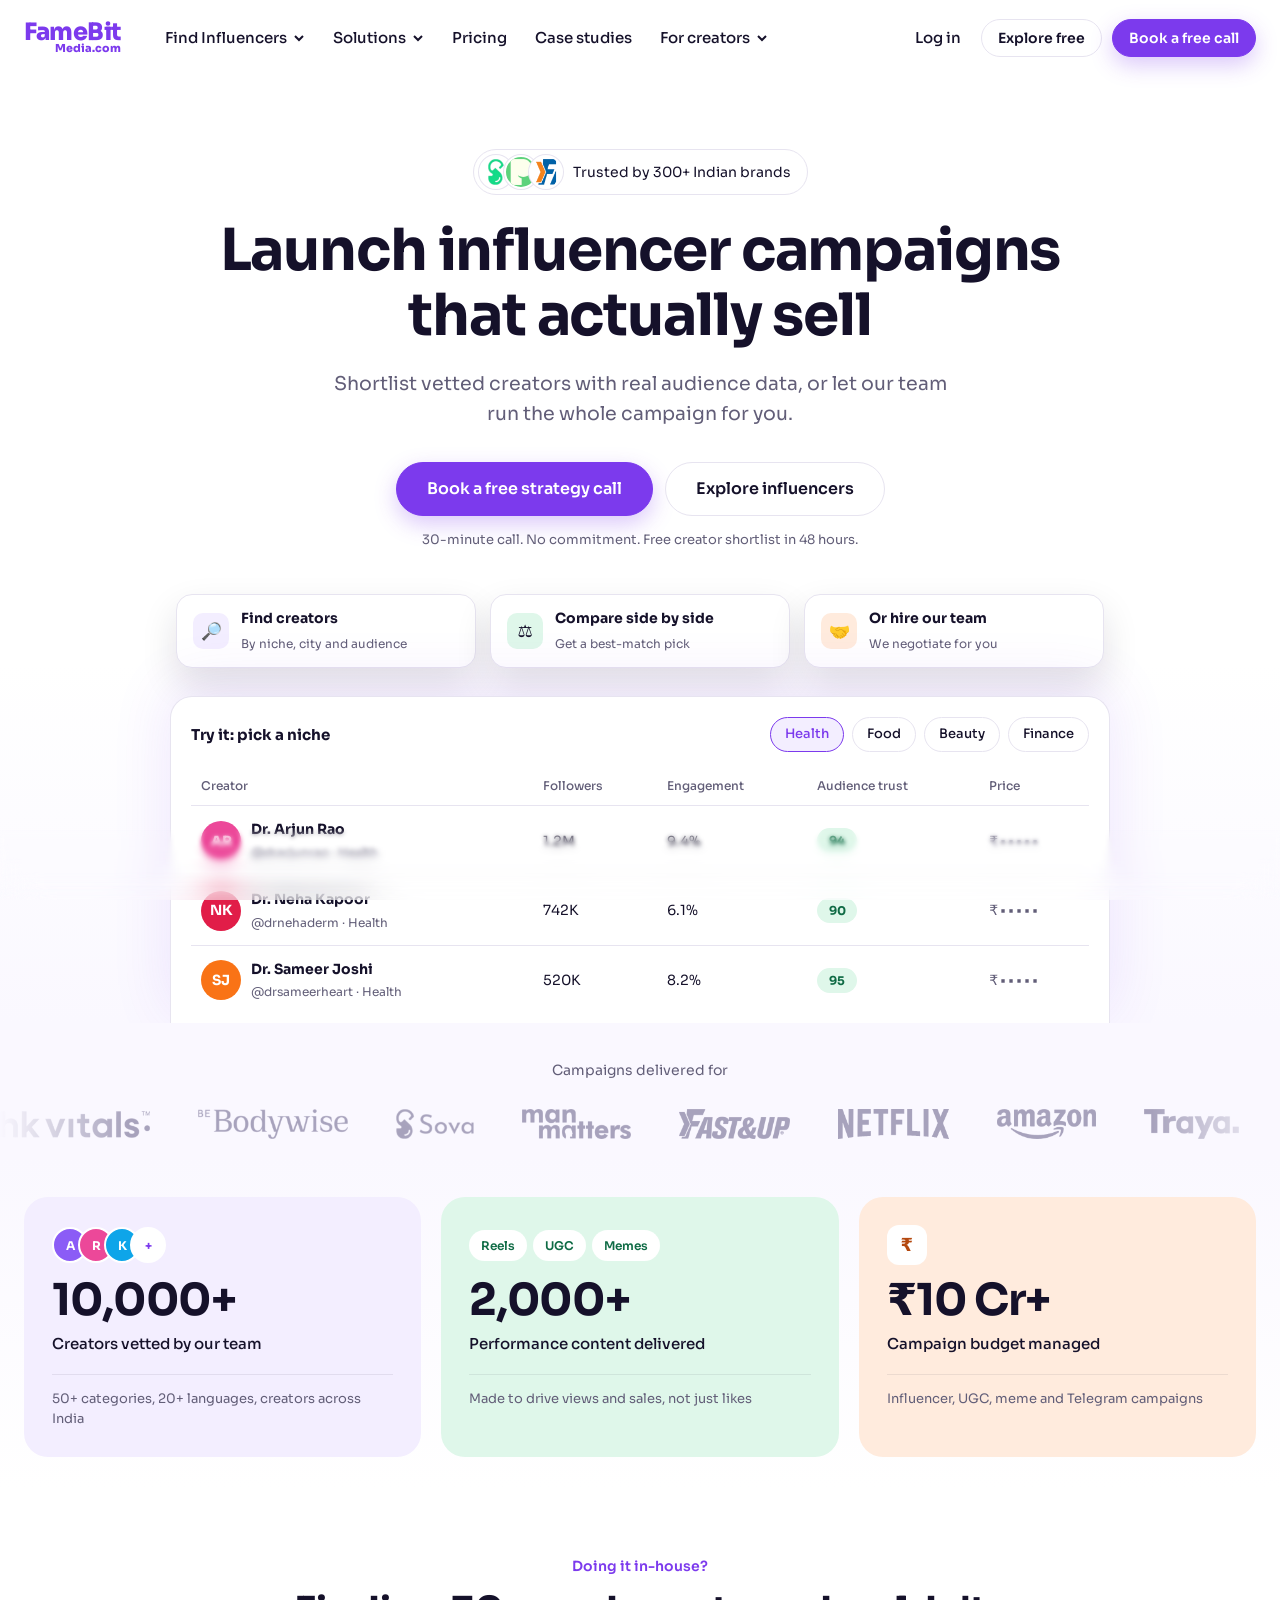
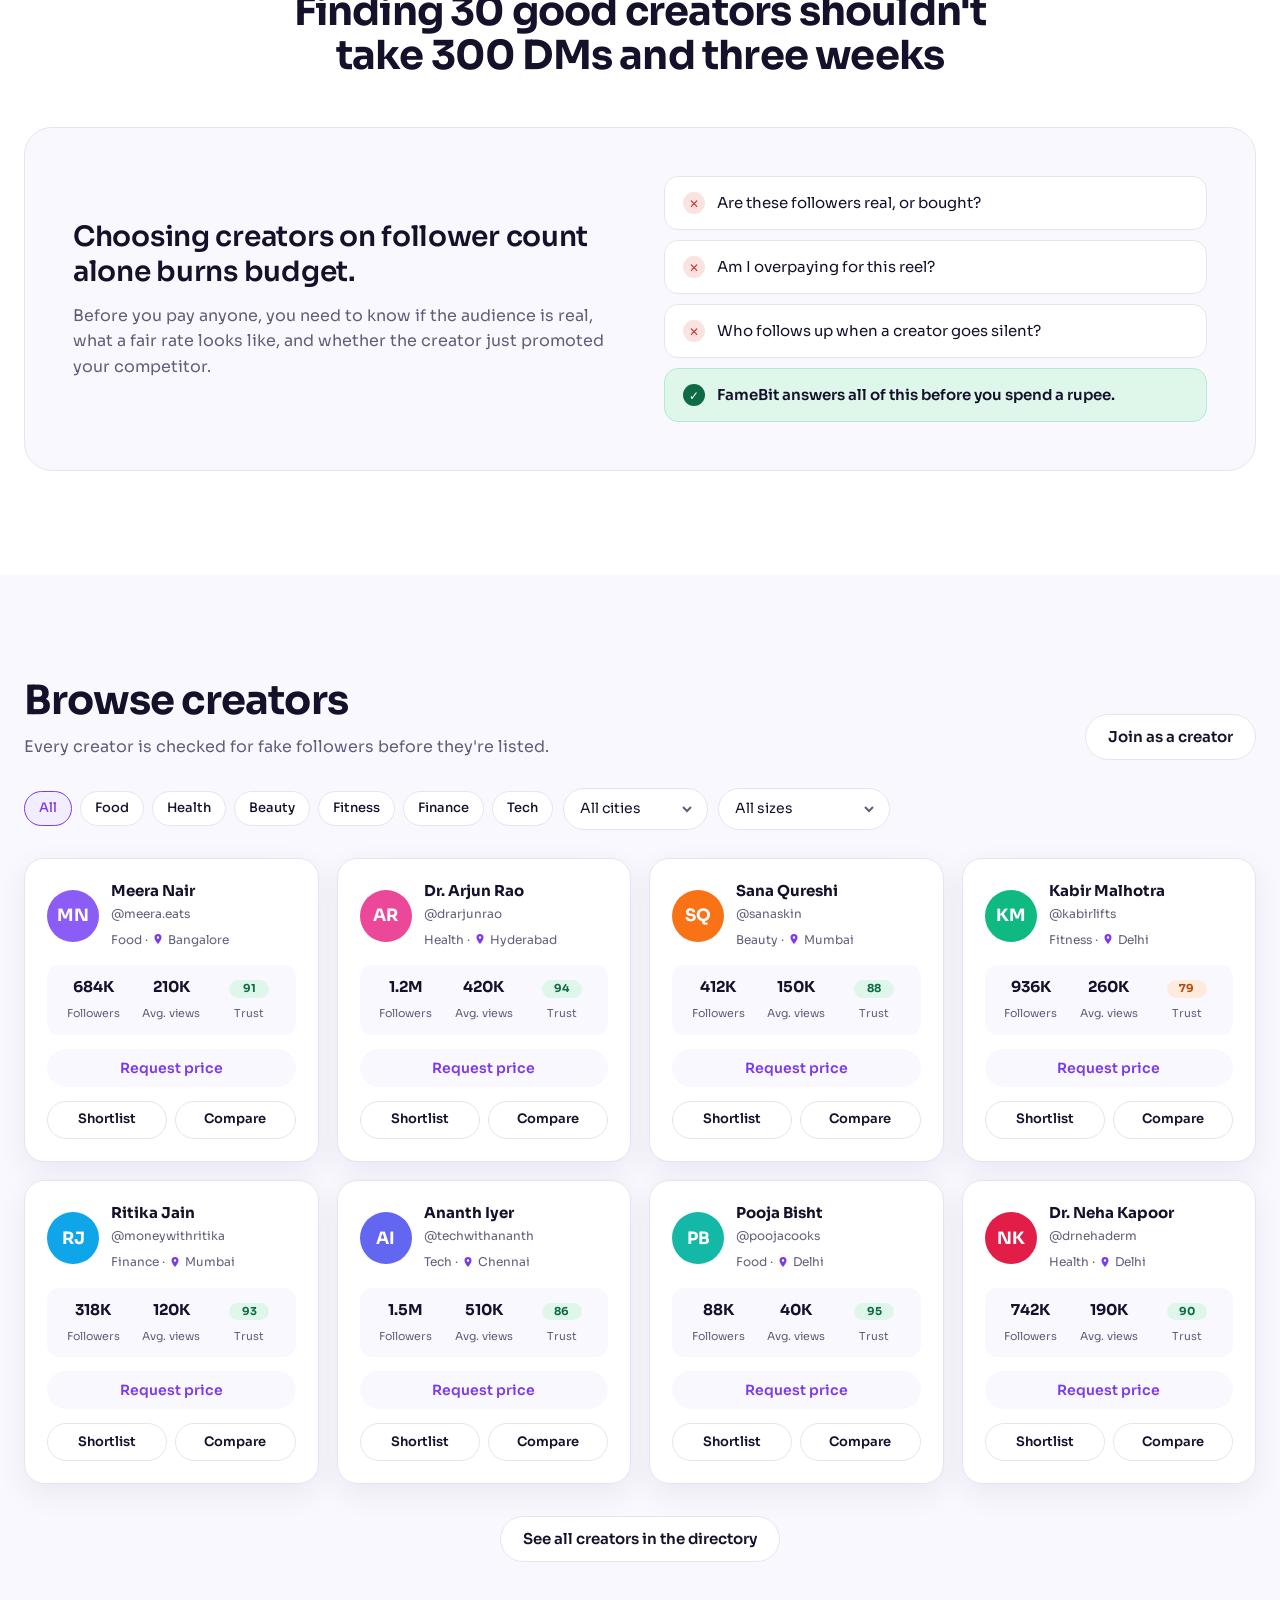
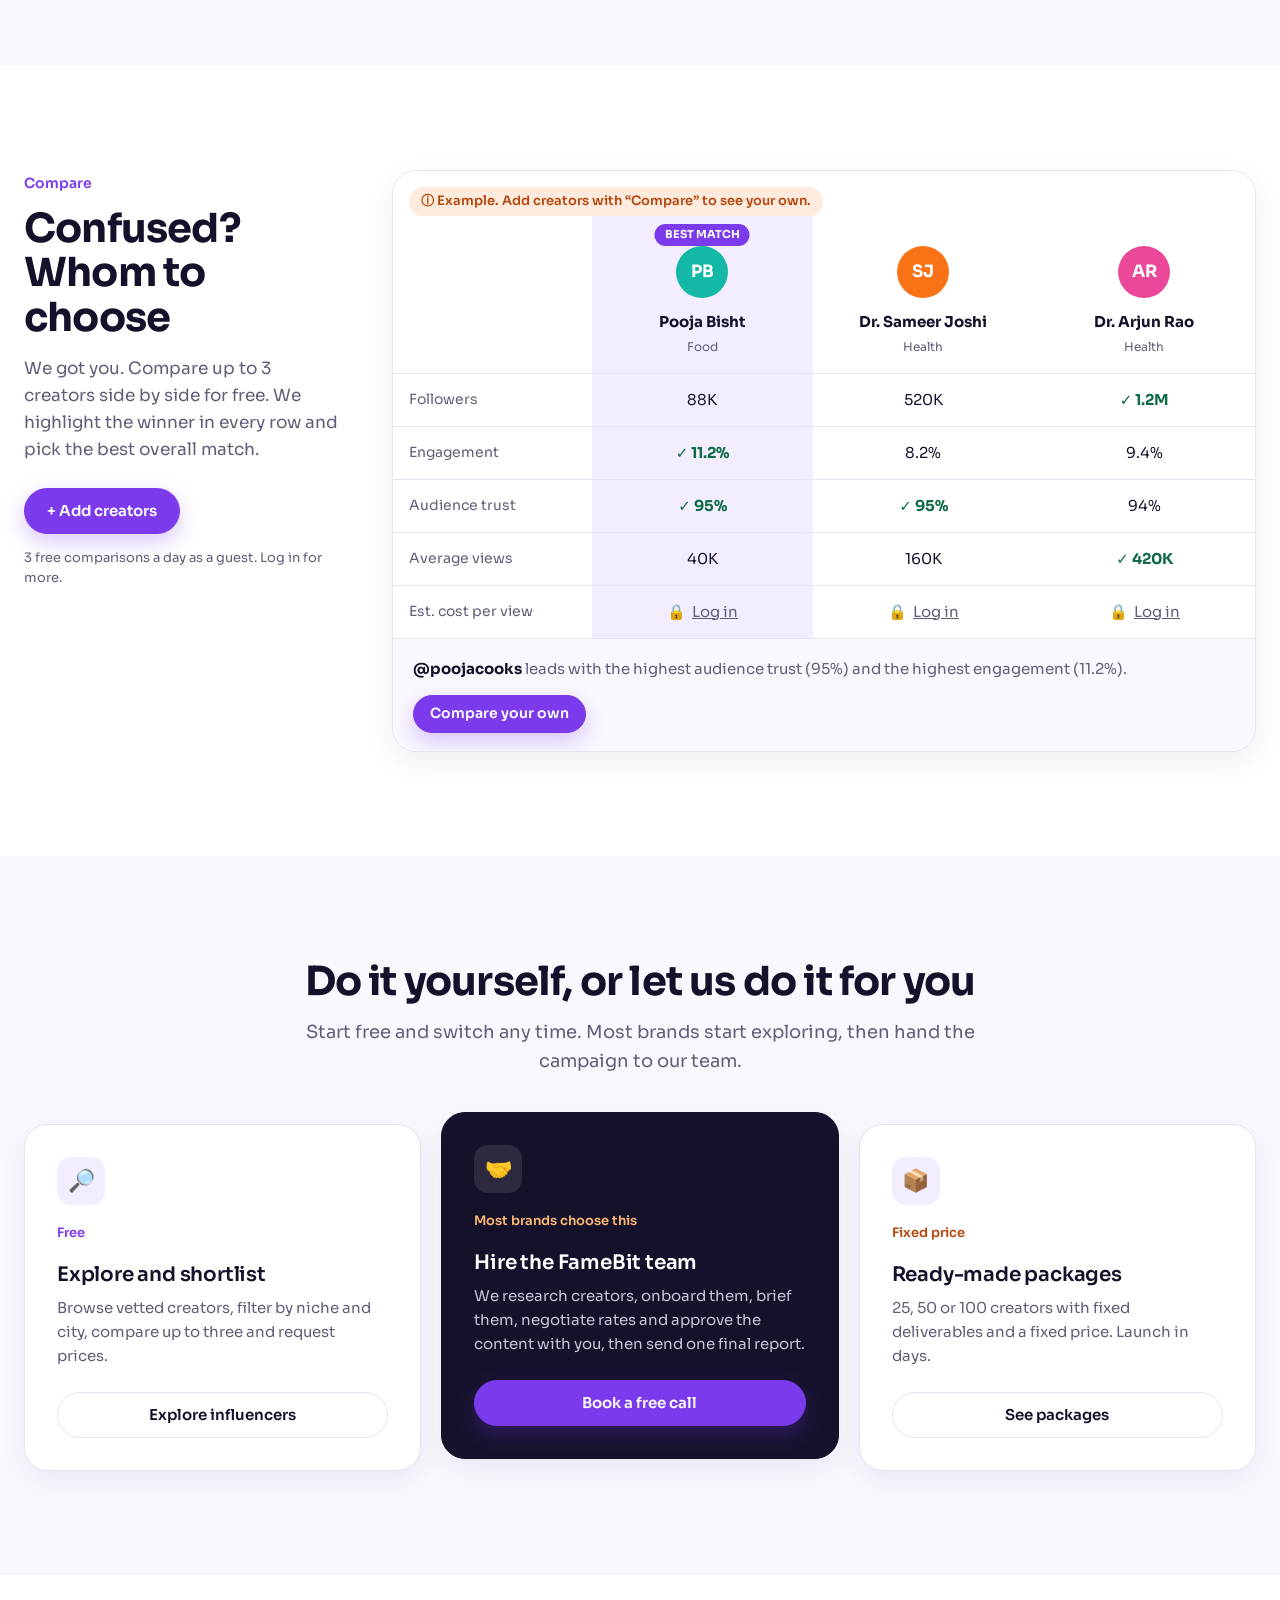
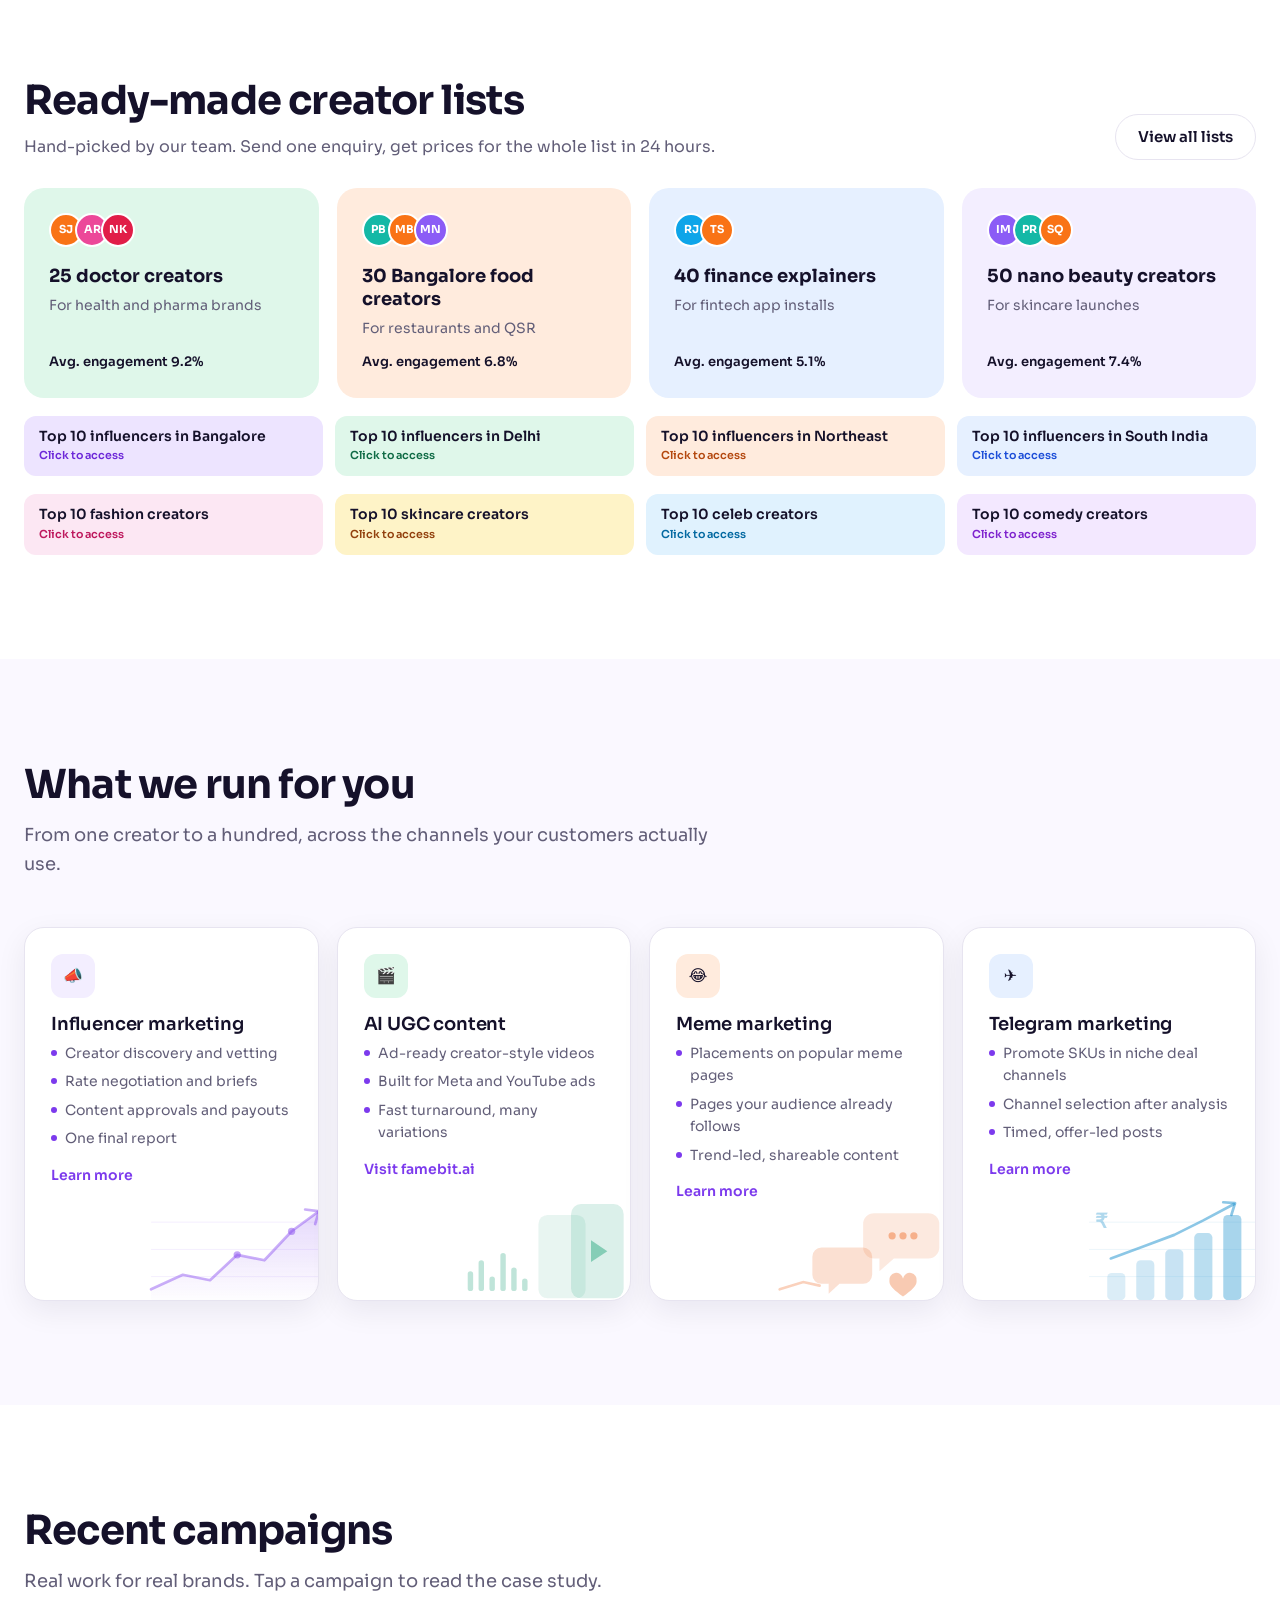
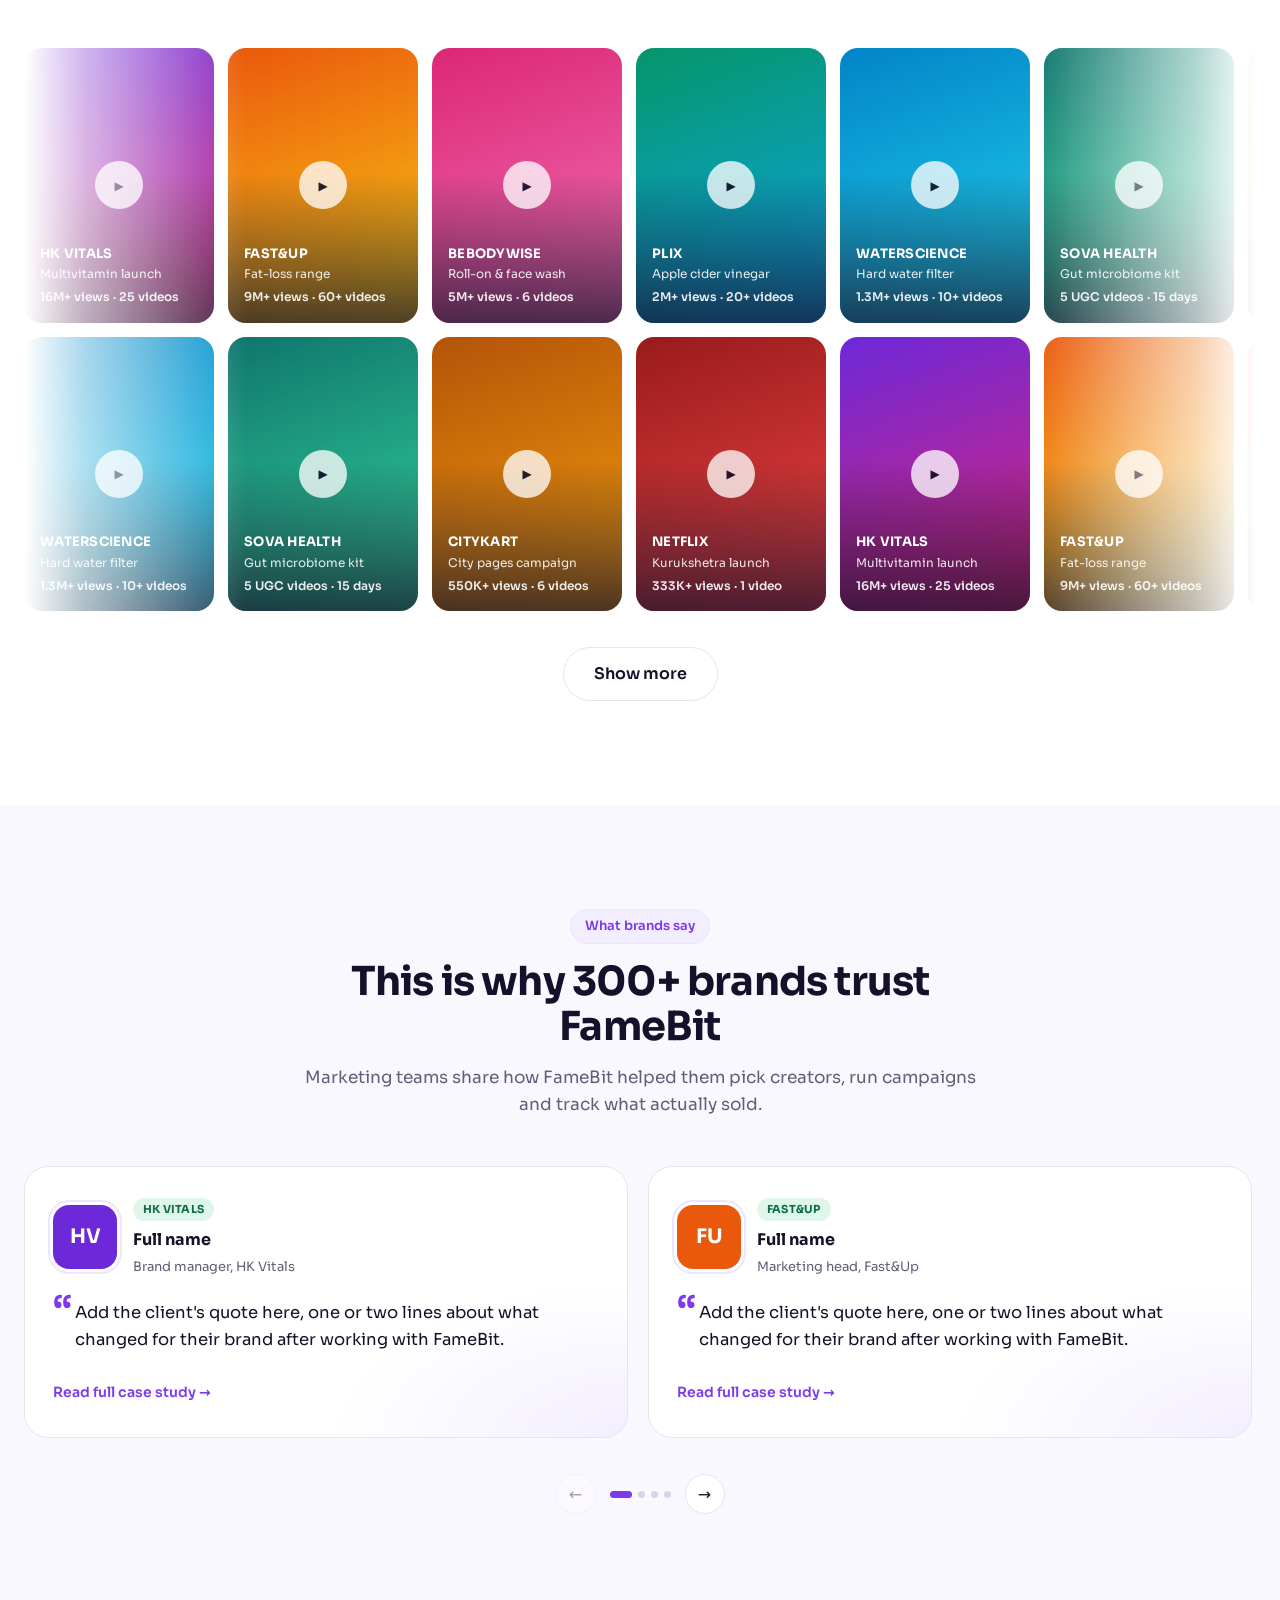
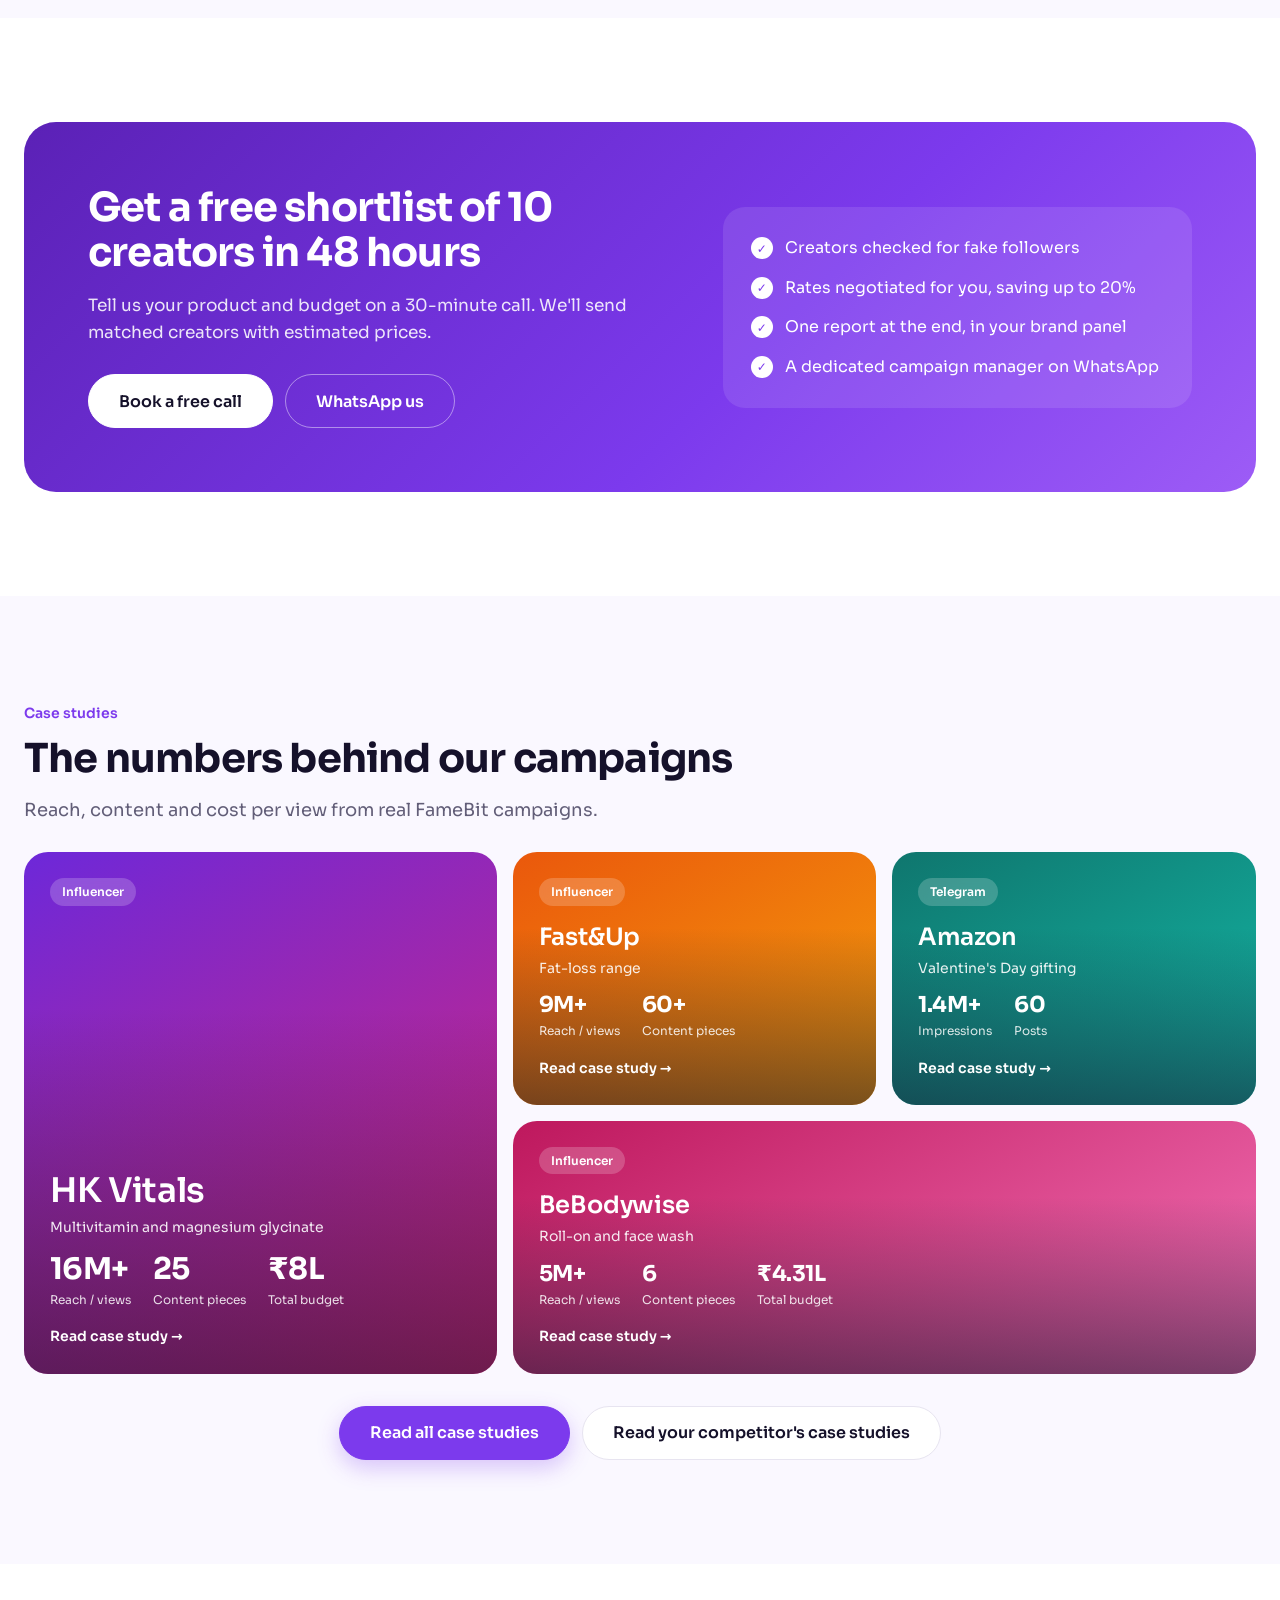
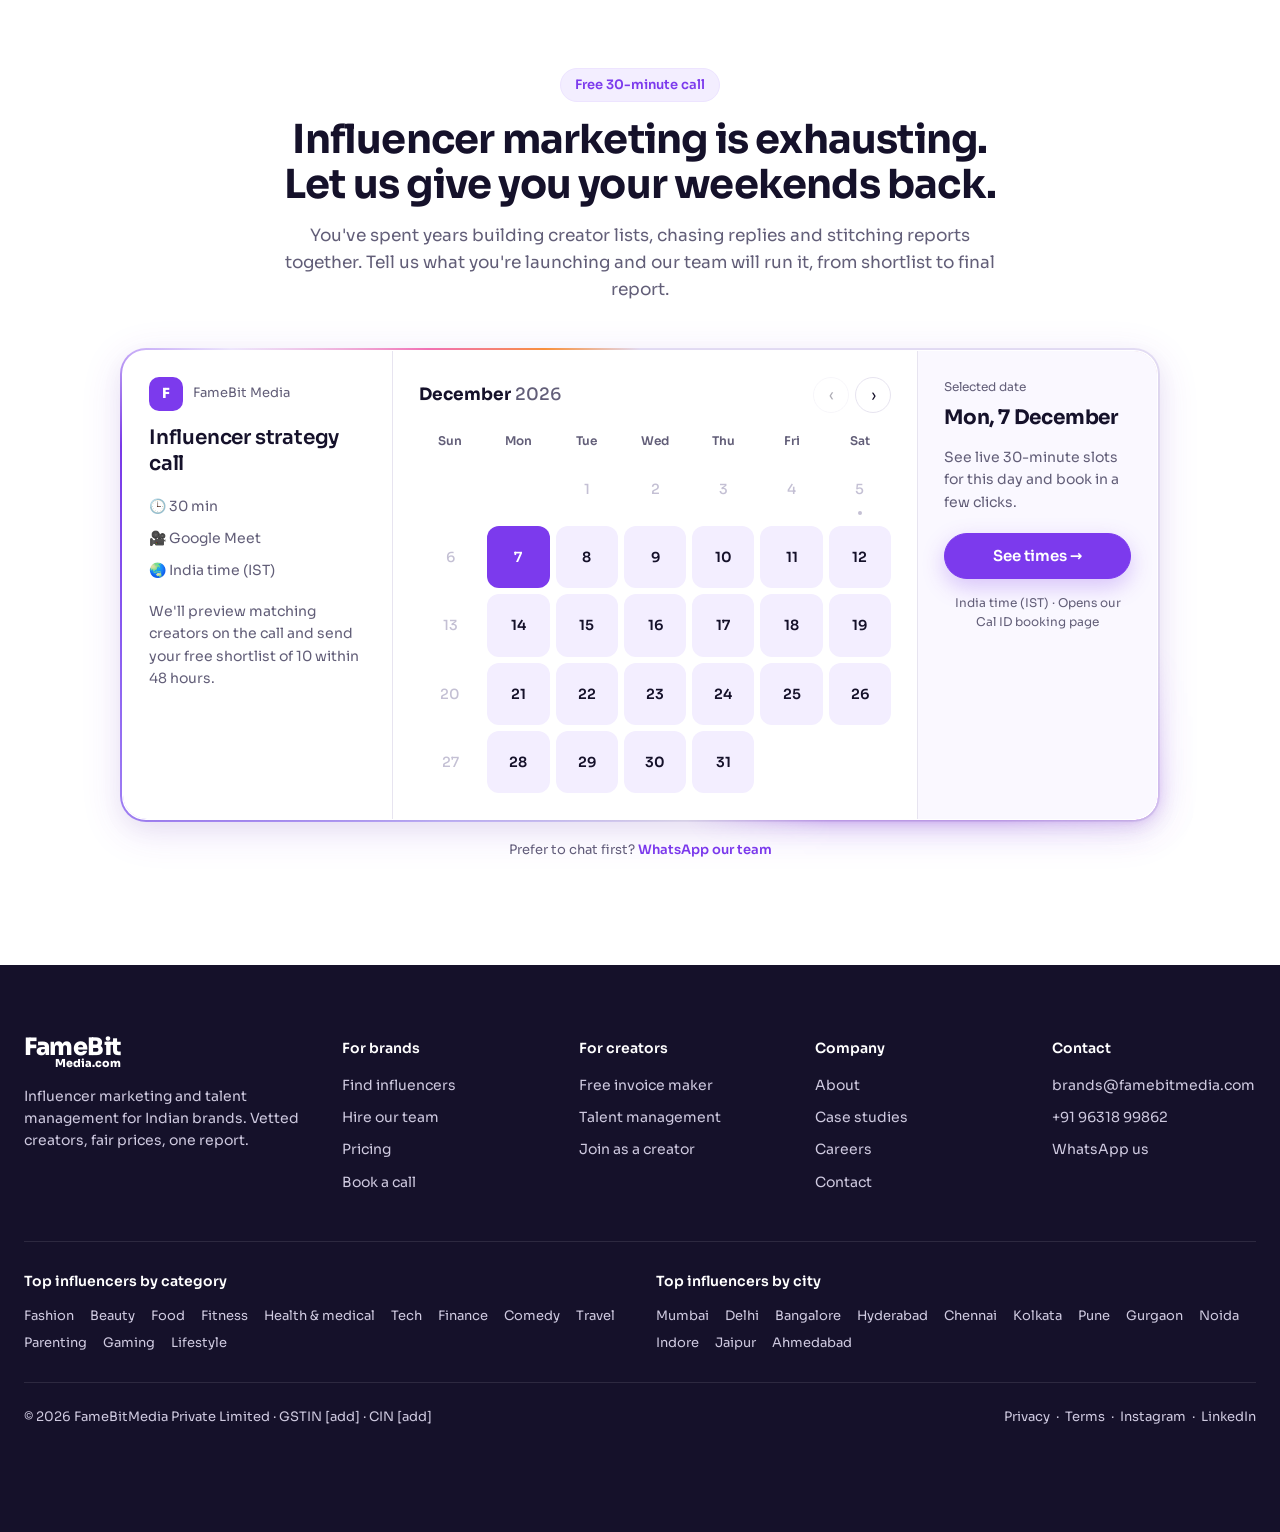
<file: index.html>
<!doctype html>
<html lang="en-IN">
<head>
<meta charset="utf-8">
<meta name="viewport" content="width=device-width, initial-scale=1, viewport-fit=cover">
<title>FameBit Media — Influencer marketing for Indian brands</title>
<meta name="description" content="Shortlist vetted Indian creators with real audience data, or let the FameBit team run your influencer campaign end to end. Book a free 30-minute strategy call.">
<link rel="preconnect" href="https://fonts.googleapis.com"><link rel="preconnect" href="https://fonts.gstatic.com" crossorigin>
<link href="https://fonts.googleapis.com/css2?family=Sora:wght@400;500;600;700;800&display=swap" rel="stylesheet">
<link rel="stylesheet" href="styles.css">
<style>
/* ---------- Hero ---------- */
.hero{padding:72px 0 0;text-align:center;background:linear-gradient(180deg,#fff 0%,#fff 62%,var(--soft) 100%);overflow:hidden}
.trust{display:inline-flex;align-items:center;gap:10px;border:1px solid var(--line);border-radius:var(--r-pill);padding:6px 14px 6px 6px;font-size:14px;background:#fff}
.trust{padding:5px 16px 5px 5px}
.trust .faces{display:flex}.trust .faces .av{width:34px;height:34px;font-size:10px;border:2px solid #fff;margin-left:-9px;box-shadow:0 0 0 1px var(--line);overflow:hidden}
.trust .faces .av.bm img{width:100%;height:100%;object-fit:contain;padding:2px}.trust .faces .av:first-child{margin-left:0}
.hero h1{max-width:880px;margin:24px auto 0}
.hero .sub{max-width:620px;margin:20px auto 0;font-size:19px;color:var(--mut)}
.hero .ctas{display:flex;gap:12px;justify-content:center;flex-wrap:wrap;margin-top:32px}
.demo-wrap{position:relative;max-width:940px;margin:28px auto 0}
.demo{text-align:left;border-radius:22px 22px 0 0;border-bottom:0;padding:20px 20px 8px;box-shadow:0 -10px 60px rgba(124,58,237,.12)}
.demo-top{display:flex;justify-content:space-between;align-items:center;gap:12px;flex-wrap:wrap;margin-bottom:14px}
.demo-top b{font-size:15px}
.tbl{width:100%;border-collapse:collapse;font-size:14px}
.tbl th{font-size:12px;font-weight:500;color:var(--mut);text-align:left;padding:10px 10px;border-bottom:1px solid var(--line)}
.tbl td{padding:12px 10px;border-bottom:1px solid var(--line);vertical-align:middle}
.tbl tr:last-child td{border-bottom:0}
.who{display:flex;align-items:center;gap:10px}.who b{display:block;font-size:14px}.who small{font-size:12px;color:var(--mut)}
.lockprice{color:var(--mut);letter-spacing:2px}
.feats{display:flex;justify-content:center;gap:14px;flex-wrap:wrap;margin:44px auto 0;max-width:940px}
.float-chip{position:relative;flex:1 1 0;min-width:220px;max-width:300px;display:flex;align-items:center;gap:12px;background:#fff;border:1px solid var(--line);border-radius:16px;padding:12px 16px;box-shadow:0 16px 36px rgba(21,17,42,.12);text-align:left;animation:bob 6s ease-in-out infinite}
.float-chip i{width:36px;height:36px;border-radius:10px;display:flex;align-items:center;justify-content:center;font-style:normal;font-size:17px}
.float-chip b{display:block;font-size:14px}.float-chip span{font-size:12px;color:var(--mut)}
.fc2{animation-delay:-2s}.fc3{animation-delay:-4s}
@keyframes bob{50%{transform:translateY(-6px)}}
.row-in{animation:rowin .35s ease both}
@keyframes rowin{from{opacity:0;transform:translateY(6px)}}

/* ---------- Logo strip (from V2) ---------- */
.logos{background:var(--soft);padding:36px 0 8px}
.logos p{text-align:center;font-size:14px;color:var(--mut);margin-bottom:18px}
.logos .marquee{overflow:hidden;-webkit-mask-image:linear-gradient(90deg,transparent,#000 10%,#000 90%,transparent);mask-image:linear-gradient(90deg,transparent,#000 10%,#000 90%,transparent)}
.logos .marquee-track{display:flex;gap:48px;width:max-content;animation:mq 40s linear infinite;padding:4px 0}
.logos .marquee:hover .marquee-track{animation-play-state:paused}
.logos .marquee .lg{flex:none;display:block;height:30px;width:calc(30px * var(--r));max-width:150px;background:#A7A2BC;-webkit-mask:var(--m) center/contain no-repeat;mask:var(--m) center/contain no-repeat;transition:background .2s}
.logos .marquee .lg.sq{height:42px;width:calc(42px * var(--r))}
.logos .marquee .lg:hover{background:#8C87A3}
.logos .marquee-track{align-items:center}
.logos .marquee span{font-weight:800;font-size:19px;letter-spacing:-.01em;color:#A7A2BC;white-space:nowrap;text-transform:uppercase}
@keyframes mq{to{transform:translateX(-50%)}}

/* ---------- Proof (three aligned stat cards) ---------- */
.proof{padding:40px 0 32px;background:linear-gradient(180deg,var(--soft),#fff)}
.bento{display:grid;grid-template-columns:repeat(3,1fr);gap:20px}
.stat{border-radius:var(--r-lg);padding:28px;min-height:260px;display:flex;flex-direction:column}
.stat .vis{height:40px;display:flex;align-items:center}
.stat .big{margin-top:auto;font-size:44px;font-weight:700;letter-spacing:-.03em;line-height:1}
.stat .lbl{font-size:15px;font-weight:500;margin-top:10px}
.stat .foot{font-size:13px;line-height:1.55;color:var(--mut);margin-top:18px;padding-top:14px;border-top:1px solid rgba(21,17,42,.08);min-height:calc(2 * 1.55em + 15px)}
.stat.s1{background:var(--lav)}.stat.s2{background:var(--mint)}.stat.s3{background:var(--peach)}
.stat .faces{display:flex}.stat .faces .av{width:36px;height:36px;font-size:12px;border:2px solid #fff;margin-left:-10px}.stat .faces .av:first-child{margin-left:0}
.stat .fmt{display:flex;gap:6px}
.stat .fmt span{background:#fff;border-radius:var(--r-pill);padding:6px 12px;font-size:12px;font-weight:600;color:var(--mint-ink)}
.stat .rupee{width:40px;height:40px;border-radius:12px;background:#fff;color:var(--peach-ink);display:flex;align-items:center;justify-content:center;font-weight:800;font-size:18px}

/* ---------- Compare (from V2) ---------- */
.cmp-wrap{display:grid;grid-template-columns:320px minmax(0,1fr);gap:48px;align-items:start}
.cmp-side h2{font-size:clamp(28px,3.2vw,40px)}
.cmp-side p{color:var(--mut);margin-top:14px;font-size:17px}
.cmp-side .btn{margin-top:24px}
.cmp-side p.micro{font-size:13px;margin-top:14px}
body.tray-on .nudge{bottom:100px}

/* ---------- Testimonials (carousel) ---------- */
.tst-head{text-align:center;max-width:680px;margin:0 auto 44px}
.tst-head .pill{background:var(--lav);border-color:var(--p-soft);color:var(--p);font-weight:600}
.tst-head h2{margin-top:16px}
.tst-head p{color:var(--mut);margin-top:14px;font-size:17px}
.tcar{display:flex;gap:20px;overflow-x:auto;scroll-snap-type:x mandatory;scrollbar-width:none;padding:4px 2px 8px}
.tcar::-webkit-scrollbar{display:none}
.tcard{flex:0 0 calc(50% - 10px);scroll-snap-align:start;padding:28px;border-radius:var(--r-lg);display:flex;flex-direction:column;background:#fff radial-gradient(420px 220px at 100% 100%,var(--lav),transparent 70%);border:1px solid var(--line)}
.tcard .who{display:flex;gap:16px;align-items:center}
.tcard .ph{width:64px;height:64px;border-radius:16px;flex:none;display:flex;align-items:center;justify-content:center;color:#fff;font-weight:700;font-size:20px;box-shadow:0 0 0 3px #fff,0 0 0 5px var(--p-soft)}
.tcard .tag{display:inline-block;background:var(--mint);color:var(--mint-ink);font-size:11px;font-weight:700;border-radius:var(--r-pill);padding:3px 10px;letter-spacing:.02em}
.tcard .who b{display:block;font-size:16px;margin-top:6px}
.tcard .who small{color:var(--mut);font-size:13px}
.tcard blockquote{margin:20px 0 22px;font-size:16.5px;line-height:1.65;flex:1;position:relative;padding-left:22px}
.tcard blockquote::before{content:"“";position:absolute;left:0;top:-8px;font-size:38px;line-height:1;color:var(--p);font-weight:700}
.tcard .foot{display:flex;justify-content:space-between;align-items:flex-end;gap:12px;flex-wrap:wrap}
.tcard .more{font-size:14px;font-weight:600;color:var(--p);padding:6px 0}
.tnav{display:flex;align-items:center;justify-content:center;gap:14px;margin-top:28px}
.tnav .arr{width:40px;height:40px;border-radius:50%;border:1.5px solid var(--line);background:#fff;cursor:pointer;font-size:16px}
.tnav .arr:disabled{opacity:.4;cursor:default}
.dots{display:flex;gap:6px}
.dots i{width:7px;height:7px;border-radius:50%;background:#D9D4E8;transition:width .2s,background .2s}
.dots i.on{width:22px;border-radius:4px;background:var(--p)}

/* ---------- Case studies (collage teaser; full list lives on the case studies page) ---------- */
.cs-head{display:flex;justify-content:space-between;align-items:flex-end;gap:24px;flex-wrap:wrap;margin-bottom:28px}
.cs-head .sec-head{margin-bottom:0}
.collage{display:grid;grid-template-columns:1.3fr 1fr 1fr;grid-template-rows:repeat(2,minmax(210px,auto));gap:16px}
.ct{position:relative;overflow:hidden;border-radius:var(--r-lg);padding:26px;color:#fff;display:flex;flex-direction:column;justify-content:flex-end;min-height:210px;transition:transform .2s}
.ct:hover{transform:translateY(-3px)}
.ct::after{content:"";position:absolute;inset:0;background:linear-gradient(180deg,rgba(21,17,42,0) 30%,rgba(21,17,42,.55));z-index:0}
.ct>*{position:relative;z-index:1}
.ct.big{grid-row:span 2}
.ct.wide{grid-column:span 2}
.ct .ch{align-self:flex-start;margin-bottom:auto;background:rgba(255,255,255,.2);backdrop-filter:blur(6px);border-radius:var(--r-pill);padding:4px 12px;font-size:12px;font-weight:600}
.ct h3{font-size:24px;margin-top:18px}.ct.big h3{font-size:34px}
.ct p{font-size:14px;opacity:.9;margin-top:6px;max-width:420px}
.ct .kpis{display:flex;gap:22px;margin-top:14px;flex-wrap:wrap}
.ct .kpis b{display:block;font-size:22px;letter-spacing:-.02em;line-height:1.1}.ct.big .kpis b{font-size:30px}
.ct .kpis span{font-size:12px;opacity:.85}
.ct .go{margin-top:14px;font-size:14px;font-weight:600}
.cs-ctas{display:flex;gap:12px;justify-content:center;flex-wrap:wrap;margin-top:32px}

/* ---------- Meeting (booking with gradient border) ---------- */
#meet{overflow-x:clip} /* keeps the booking card glow from widening the page */
.meet-head{text-align:center;max-width:720px;margin:0 auto 44px}
.meet-head .pill{background:var(--lav);border-color:var(--p-soft);color:var(--p);font-weight:600}
.meet-head h2{margin-top:16px}
.meet-head p{color:var(--mut);margin-top:14px;font-size:17px}
.frame{max-width:1040px;margin:0 auto}
.sched{background:#fff;display:grid;grid-template-columns:270px minmax(0,1fr)}
.s-embed{padding:0!important;min-width:0}
.sched>div{padding:26px}
.s-info{border-right:1px solid var(--line)}
.s-info .org{display:flex;align-items:center;gap:10px;font-size:13px;color:var(--mut)}
.s-info .org i{width:34px;height:34px;border-radius:10px;background:var(--p);color:#fff;font-style:normal;font-weight:800;display:flex;align-items:center;justify-content:center;font-size:14px}
.s-info h3{font-size:20px;margin-top:14px;line-height:1.3}
.s-info ul{list-style:none;margin:18px 0 0;padding:0;display:grid;gap:10px;font-size:14px;color:var(--mut)}
.s-info li{display:flex;gap:10px;align-items:center}
.s-info .pick{margin-top:22px;padding:12px 14px;background:var(--lav);border-radius:12px;font-size:14px;font-weight:600;color:var(--p)}
.meet-note{text-align:center;font-size:13px;color:var(--mut);margin-top:18px}

/* ---------- Problem ---------- */
.prob{background:var(--soft);border:1px solid var(--line);border-radius:28px;padding:48px;display:grid;grid-template-columns:1fr 1fr;gap:48px;align-items:center}
.prob h3{font-size:28px;line-height:1.25}
.prob p{margin-top:14px;color:var(--mut)}
.qs{display:grid;gap:10px}
.q{display:flex;align-items:center;gap:12px;background:#fff;border:1px solid var(--line);border-radius:14px;padding:14px 18px;font-size:15px}
.q .x{flex:none;width:22px;height:22px;border-radius:50%;background:#FDE2E2;color:#C0392B;display:flex;align-items:center;justify-content:center;font-size:12px;font-weight:700}
.q.yes{background:var(--mint);border-color:#B5EACD;font-weight:600}
.q.yes .x{background:var(--mint-ink);color:#fff}

/* ---------- Paths ---------- */
.paths{display:grid;grid-template-columns:repeat(3,1fr);gap:20px;align-items:stretch}
.path{padding:32px;display:flex;flex-direction:column}
.path .ico{width:48px;height:48px;border-radius:14px;display:flex;align-items:center;justify-content:center;font-size:22px;background:var(--lav)}
.path h3{margin-top:20px}
.path p{margin:10px 0 24px;color:var(--mut);font-size:15px;flex:1}
.path .tagline{font-size:13px;font-weight:600;margin-top:18px}
.path.dark{background:var(--ink);color:#fff;border-color:var(--ink);transform:translateY(-12px)}
.path.dark p{color:#C9C4DA}
.path.dark .ico{background:rgba(255,255,255,.1)}
.path.dark .tagline{color:#FDBA74}

/* ---------- Browse ---------- */

/* ---------- Lists ---------- */

/* ---------- Services ---------- */
.svc{display:grid;grid-template-columns:repeat(4,1fr);gap:18px}
.svc .card{padding:26px 26px 96px;border-radius:20px;position:relative;overflow:hidden}
.svc .card>*{position:relative;z-index:1}
.svc .card>.art{position:absolute;right:-6px;bottom:-4px;width:62%;height:auto;z-index:0;pointer-events:none;opacity:.9}
.svc h3{font-size:18px;margin:16px 0 8px}
.svc p{font-size:14px;color:var(--mut)}
.svc ul{list-style:none;margin:0;padding:0;display:grid;gap:6px;font-size:14px;color:var(--mut)}
.svc li{display:flex;gap:8px;align-items:flex-start}.svc li::before{content:"";flex:none;width:6px;height:6px;border-radius:50%;background:var(--p);margin-top:8px}
.svc a.more{display:inline-block;margin-top:14px;font-size:14px;font-weight:600;color:var(--p)}

/* ---------- Results ---------- */
.camps{position:relative;overflow:hidden;display:grid;gap:14px;padding:4px 0;
  /* videos dissolve into the page at both sides: no hard edge or panel */
  -webkit-mask-image:linear-gradient(90deg,transparent 0,rgba(0,0,0,.35) 5%,#000 18%,#000 82%,rgba(0,0,0,.35) 95%,transparent 100%);
  mask-image:linear-gradient(90deg,transparent 0,rgba(0,0,0,.35) 5%,#000 18%,#000 82%,rgba(0,0,0,.35) 95%,transparent 100%)}
.camps-more{text-align:center;margin-top:32px}
.camp-row{display:flex;gap:14px;width:max-content;animation:mq 48s linear infinite}
.camp-row.rev{animation-direction:reverse}
.camps:hover .camp-row,.camps:focus-within .camp-row{animation-play-state:paused}
.camp{flex:none;width:190px;border-radius:18px;aspect-ratio:9/13;position:relative;overflow:hidden;color:#fff;display:flex;flex-direction:column;justify-content:flex-end;padding:16px}
.camp::after{content:"";position:absolute;inset:0;background:linear-gradient(180deg,transparent 45%,rgba(21,17,42,.75))}
.camp>*{position:relative;z-index:1}
.camp b{font-size:13px;letter-spacing:.02em}.camp span{font-size:12px;opacity:.9}
.camp .play{position:absolute;top:50%;left:50%;transform:translate(-50%,-50%);width:48px;height:48px;border-radius:50%;background:rgba(255,255,255,.85);display:flex;align-items:center;justify-content:center;color:var(--ink);z-index:1}
/* ---------- Closing CTA ---------- */
.band{background:linear-gradient(135deg,var(--p-deep),var(--p) 60%,#9D5CF6);border-radius:32px;padding:64px;color:#fff;display:grid;grid-template-columns:1.25fr 1fr;gap:48px;align-items:center}
.band h2{color:#fff}
.band p{opacity:.88;margin-top:16px;font-size:17px}
.band .ctas{display:flex;gap:12px;margin-top:28px;flex-wrap:wrap}
.band ul{list-style:none;margin:0;padding:28px;background:rgba(255,255,255,.1);border-radius:22px;display:grid;gap:14px}
.band li{display:flex;gap:12px;align-items:flex-start}
.band li::before{content:"✓";flex:none;width:22px;height:22px;border-radius:50%;background:#fff;color:var(--p);font-weight:800;font-size:12px;display:flex;align-items:center;justify-content:center;margin-top:2px}

/* ---------- Floating card + nudge + modal ---------- */
.fcard{position:fixed;right:24px;bottom:24px;z-index:54;display:flex;gap:12px;align-items:center;background:#fff;border:1px solid var(--line);border-radius:18px;padding:12px 18px 12px 12px;box-shadow:0 18px 40px rgba(21,17,42,.14);opacity:0;pointer-events:none;transform:translateY(12px);transition:.25s}
.fcard.show{opacity:1;pointer-events:auto;transform:none}
.fcard i{width:40px;height:40px;border-radius:12px;background:var(--p);color:#fff;display:flex;align-items:center;justify-content:center;font-style:normal}
.fcard b{display:block;font-size:14px}.fcard span{font-size:12px;color:var(--mut)}
.nudge{position:fixed;right:24px;bottom:24px;z-index:58;width:380px;max-width:calc(100vw - 32px);background:#fff;border:2px solid var(--p);border-radius:22px;padding:24px;box-shadow:0 24px 50px rgba(21,17,42,.2);transform:translateY(calc(100% + 40px));transition:transform .35s cubic-bezier(.2,.8,.2,1),visibility .35s;visibility:hidden}
.nudge.show{transform:none;visibility:visible}
.nudge .x{position:absolute;top:12px;right:12px;width:36px;height:36px;border-radius:50%;border:0;background:var(--soft);cursor:pointer;font-size:16px}
.nudge h3{font-size:19px;line-height:1.35;padding-right:30px}
.nudge p{font-size:14px;color:var(--mut);margin-top:10px}
.nudge .ctas{display:flex;gap:8px;margin-top:18px;flex-wrap:wrap}

/* ---------- Responsive ---------- */
@media (max-width:980px){
  .bento,.paths,.band,.prob,.cmp-wrap{grid-template-columns:1fr}
  .collage{grid-template-columns:1fr 1fr;grid-template-rows:auto}.ct.big{grid-row:auto;grid-column:span 2}
  .bars{grid-template-columns:1fr 1fr}
  .cmp-wrap{gap:28px}
  .tcard{flex-basis:88%}
  .sched{grid-template-columns:1fr}
  .s-info{border-right:0;border-bottom:1px solid var(--line)}
  .path.dark{transform:none}
  .grid,.lists,.svc{grid-template-columns:1fr 1fr}
  .camp{width:160px}
  .prob,.band{padding:32px}
  .fcard{display:none}
  .nudge{left:16px;right:16px;bottom:84px;width:auto}
  .tray{bottom:calc(84px + env(safe-area-inset-bottom))}
  body.tray-on .nudge{bottom:calc(150px + env(safe-area-inset-bottom))}
  .demo .hide-m{display:none}
}
@media (max-width:600px){
  .grid,.lists,.svc{grid-template-columns:1fr}
  .collage{grid-template-columns:1fr}.ct.big,.ct.wide{grid-column:auto}
  .feats{gap:8px}.float-chip{min-width:0;flex-basis:100%;max-width:none;padding:10px 14px}
  .hero .ctas .btn{width:100%}
  .stat{min-height:0}
  .stat .big{margin-top:20px}
  .tray .t small,.tray .faces{display:none}
  .tray{padding-left:16px;gap:8px}
  .tbl .hide-s{display:none}
}

/* ---------- Phone-only pieces (hidden on larger screens) ---------- */
@media (min-width:601px){.m-only{display:none!important}}

/* ---------- Phone layout: compact sections, previews + buttons to the full pages ---------- */
@media (max-width:600px){
  .m-hide{display:none!important}
  section{padding:48px 0}
  .sec-head{margin-bottom:22px}.sec-head p,.tst-head p,.meet-head p{font-size:15px;margin-top:10px}
  h2,.cmp-side h2{font-size:25px}
  .btn-m{width:100%;margin-top:16px}
  .hero{padding-top:36px}.hero h1{font-size:34px;margin-top:18px}.hero .sub{font-size:16px;margin-top:14px}.hero .ctas{margin-top:22px}
  /* hero feature chips: one compact row */
  .feats{display:grid;grid-template-columns:repeat(3,1fr);gap:8px;margin-top:28px}
  .float-chip{flex-direction:column;align-items:center;text-align:center;gap:6px;padding:12px 6px;min-width:0;border-radius:14px;animation:none}
  .float-chip i{width:32px;height:32px;font-size:15px}.float-chip b{font-size:12px;line-height:1.3}.float-chip span{display:none}
  .demo-wrap{margin-top:18px}.demo{padding:16px 14px 6px}
  /* stats: swipe row */
  .bento{display:flex!important;overflow-x:auto;scroll-snap-type:x mandatory;gap:12px;padding:4px 24px 14px;scroll-padding:0 24px;scrollbar-width:none}
  .bento::-webkit-scrollbar{display:none}.bento>*{flex:0 0 82%;scroll-snap-align:start}
  .proof{padding:28px 0 8px}.stat{min-height:180px;padding:22px}.stat .big{font-size:34px}
  /* problem */
  .prob{padding:22px;gap:18px;border-radius:22px}.prob h3{font-size:20px}.prob p{font-size:15px}.q{padding:11px 14px;font-size:14px}
  /* browse: 3-creator preview + button to the directory */
  .browse-head{margin-bottom:16px;gap:12px}.browse-head .btn{display:none}
  .mini{display:grid!important;gap:8px}
  .mini a{display:flex;align-items:center;gap:12px;background:#fff;border:1px solid var(--line);border-radius:14px;padding:12px 14px}
  .mini .av{width:40px;height:40px;font-size:14px}
  .mini b{display:block;font-size:14px;line-height:1.3}.mini small{font-size:12px;color:var(--mut);display:inline-flex;align-items:center;gap:4px}
  .mini small svg{width:11px;height:11px;color:var(--p)}
  .mini .n{margin-left:auto;text-align:right;font-size:13px;font-weight:700}.mini .n span{display:block;font-size:11px;font-weight:500;color:var(--mut)}
  .see-all{margin-top:0}
  /* compare: explanation + button (table is too wide for a phone) */
  .cmp-side .btn{margin-top:18px}
  /* paths: small stacked rows */
  .paths{gap:10px}
  .path{padding:16px 18px;display:grid;grid-template-columns:40px 1fr;column-gap:14px;align-items:start}
  .path .ico{width:40px;height:40px;font-size:18px;border-radius:12px;grid-row:span 4}
  .path .tagline{margin-top:0;font-size:12px}.path h3{margin-top:2px;font-size:16px}
  .path p{margin:4px 0 10px;font-size:13px;line-height:1.5}
  .path .btn{min-height:38px;font-size:13px;width:auto;justify-self:start;padding:0 16px}
  /* lists: 2 lists + 4 top-10 bars, rest behind "View all lists" */
  #lists .browse-head .btn{display:none}
  .lists{grid-template-columns:1fr 1fr;gap:10px}
  .lists>.list:nth-child(n+3){display:none}
  .list{min-height:0;padding:16px;gap:4px}.list b{font-size:15px}.list .mut{font-size:12px!important}.list .m{font-size:12px;margin-top:8px}
  .list .faces .av{width:28px;height:28px;font-size:10px}.list .faces{margin-bottom:6px}
  .bars{grid-template-columns:1fr 1fr;gap:8px;margin-top:8px}.bar{padding:9px 12px}.bar b{font-size:13px}
  .bars>.bar:nth-child(n+3){display:none}
  /* services: 2 x 2 grid */
  .svc{grid-template-columns:1fr 1fr;gap:10px}
  .svc .card{padding:16px 14px 58px;border-radius:16px}
  .svc .card .ico{width:36px!important;height:36px!important;font-size:16px}
  .svc h3{font-size:15px;margin:12px 0 0;line-height:1.3}
  .svc ul{display:none}.svc a.more{font-size:13px;margin-top:8px}
  .svc .card>.art{width:78%;opacity:.75}
  /* campaigns */
  .camp{width:150px}.camp .play{top:36%;width:40px;height:40px}
  .camps{-webkit-mask-image:linear-gradient(90deg,transparent 0,#000 8%,#000 92%,transparent 100%);mask-image:linear-gradient(90deg,transparent 0,#000 8%,#000 92%,transparent 100%)}
  .camps-more{margin-top:20px}
  /* free shortlist band */
  .band{padding:24px 20px;border-radius:22px;gap:18px}.band h2{font-size:23px}.band p{font-size:14px;margin-top:10px}
  .band .ctas{margin-top:18px;gap:8px}.band .ctas .btn{width:100%;min-height:48px}
  .band ul{padding:14px;gap:8px;border-radius:16px}.band li{font-size:13px;gap:10px}.band li::before{width:18px;height:18px;font-size:10px}
  /* case studies: 2 x 2 tiles */
  .collage{grid-template-columns:1fr 1fr!important;gap:10px}
  .ct,.ct.big,.ct.wide{grid-column:auto!important;grid-row:auto!important;min-height:0;padding:14px;border-radius:16px}
  .ct .ch{font-size:10px;padding:3px 9px}.ct h3,.ct.big h3{font-size:17px;margin-top:14px}
  .ct p{display:none}.ct .kpis{margin-top:8px;gap:12px}.ct .kpis>div:nth-child(n+2){display:none}
  .ct .kpis b,.ct.big .kpis b{font-size:20px}.ct .kpis span{font-size:11px}.ct .go{font-size:12px;margin-top:8px}
  .cs-ctas{margin-top:16px;gap:8px}.cs-ctas .btn{width:100%;white-space:normal;text-align:center;min-height:48px}
  /* testimonials */
  .tst-head{margin-bottom:22px}.tcard{padding:20px}.tcard blockquote{font-size:15px}
  /* 30-minute call */
  .meet-head{margin-bottom:20px}.meet-head h2{font-size:23px}.meet-head p{display:none}
  .sched>div{padding:16px}.s-info .org{font-size:12px}.s-info .org i{width:28px;height:28px;font-size:12px}
  .s-info h3{font-size:17px;margin-top:8px}
  .s-info ul{display:flex;flex-wrap:wrap;gap:4px 12px;margin-top:8px;font-size:12px}.s-info>p{display:none}
  .meet-note{margin-top:14px}
  /* footer */
  .ftr{padding:44px 0 24px}
}
</style>
</head>
<body>
<a class="sr-only" href="#main">Skip to content</a>
<header class="hdr" id="hdr">
  <div class="wrap hdr-in">
    <a href="index.html" class="logo" aria-label="FameBit Media home">FameBit<small>Media.com</small></a>
    <nav class="nav" aria-label="Main">
      <div class="nav-item">
        <button class="nav-link" aria-expanded="false">Find Influencers <svg viewBox="0 0 12 12" fill="none" stroke="currentColor" stroke-width="2"><path d="M2 4l4 4 4-4"/></svg></button>
        <div class="dd">
          <a href="creators.html"><b>Browse all creators</b><span>Filter by niche, city and audience</span></a>
          <a href="lists.html"><b>Ready-made lists</b><span>Hand-picked by our team</span></a>
          <a href="compare.html"><b>Compare creators</b><span>Up to 3, side by side</span></a>
        </div>
      </div>
      <div class="nav-item">
        <button class="nav-link" aria-expanded="false">Solutions <svg viewBox="0 0 12 12" fill="none" stroke="currentColor" stroke-width="2"><path d="M2 4l4 4 4-4"/></svg></button>
        <div class="dd">
          <a href="hire-team.html" class="feat"><b>Hire the FameBit team</b><span>We run your campaign end to end</span></a>
          <a href="index.html#services"><b>Influencer marketing</b><span>Discovery to final report</span></a>
          <a href="index.html#services"><b>AI UGC content</b><span>Ad-ready creator videos</span></a>
          <a href="index.html#services"><b>Meme marketing</b><span>Reach through meme pages</span></a>
          <a href="index.html#services"><b>Telegram marketing</b><span>Niche channel promotions</span></a>
        </div>
      </div>
      <div class="nav-item"><a class="nav-link" href="hire-team.html#pricing">Pricing</a></div>
      <div class="nav-item"><a class="nav-link" href="case-studies.html">Case studies</a></div>
      <div class="nav-item">
        <button class="nav-link" aria-expanded="false">For creators <svg viewBox="0 0 12 12" fill="none" stroke="currentColor" stroke-width="2"><path d="M2 4l4 4 4-4"/></svg></button>
        <div class="dd">
          <a href="invoice.html"><b>Free invoice maker</b><span>GST-ready invoices in minutes</span></a>
          <a href="#"><b>Talent management</b><span>Let us manage your brand deals</span></a>
          <a href="#"><b>Join as a creator</b><span>Get brand deals from FameBit</span></a>
        </div>
      </div>
    </nav>
    <div class="hdr-cta">
      <a class="login" href="#">Log in</a>
      <a class="btn btn-sm" href="creators.html">Explore free</a>
      <a class="btn btn-sm btn-p" href="book-call.html">Book a free call</a>
    </div>
    <button class="burger" id="burger" aria-label="Open menu" aria-expanded="false"><svg width="20" height="20" viewBox="0 0 20 20" fill="none" stroke="currentColor" stroke-width="2"><path d="M3 6h14M3 10h14M3 14h14"/></svg></button>
  </div>
</header>

<main id="main">

<!-- HERO -->
<section class="hero">
  <div class="wrap">
    <span class="trust"><span class="faces"><i class="av bm" style="background:#fff"><img src="logos/mark-sova.webp" alt=""></i><i class="av bm" style="background:#5DD27C"><img src="logos/mark-plix.webp" alt=""></i><i class="av bm" style="background:#fff"><img src="logos/mark-fast-and-up.webp" alt=""></i></span>Trusted by 300+ Indian brands</span>
    <h1>Launch influencer campaigns that actually sell</h1>
    <p class="sub">Shortlist vetted creators with real audience data, or let our team run the whole campaign for you.</p>
    <div class="ctas">
      <a class="btn btn-p btn-lg" href="book-call.html">Book a free strategy call</a>
      <a class="btn btn-lg" href="#browse">Explore influencers</a>
    </div>
    <p class="micro">30-minute call. No commitment. Free creator shortlist in 48 hours.</p>

    <div class="feats">
      <div class="float-chip fc1"><i style="background:var(--lav)">🔎</i><div><b>Find creators</b><span>By niche, city and audience</span></div></div>
      <div class="float-chip fc2"><i style="background:var(--mint)">⚖️</i><div><b>Compare side by side</b><span>Get a best-match pick</span></div></div>
      <div class="float-chip fc3"><i style="background:var(--peach)">🤝</i><div><b>Or hire our team</b><span>We negotiate for you</span></div></div>
    </div>
    <div class="demo-wrap">
      <div class="card demo" aria-label="Preview of the creator directory">
        <div class="demo-top">
          <b>Try it: pick a niche</b>
          <div class="demo-chips" id="demoChips"></div>
        </div>
        <table class="tbl">
          <thead><tr><th>Creator</th><th>Followers</th><th class="hide-s">Engagement</th><th>Audience trust</th><th class="hide-s">Price</th></tr></thead>
          <tbody id="demoRows"></tbody>
        </table>
      </div>
    </div>
  </div>
</section>

<!-- LOGO STRIP (from V2) -->
<div class="logos" aria-label="Brands we have worked with">
  <p>Campaigns delivered for</p>
  <!-- Logos: put the image files in /logos and set `src` in the LOGOS list in the script below. Brands without a file show as grey text. -->
  <div class="marquee"><div class="marquee-track" id="marquee"></div></div>
</div>

<!-- PROOF: three aligned stat cards -->
<section class="proof" aria-label="FameBit in numbers">
  <div class="wrap bento">
    <div class="stat s1">
      <div class="vis"><span class="faces"><i class="av" style="background:#8B5CF6">A</i><i class="av" style="background:#EC4899">R</i><i class="av" style="background:#0EA5E9">K</i><i class="av" style="background:#fff;color:var(--p)">+</i></span></div>
      <div class="big">10,000+</div>
      <div class="lbl">Creators vetted by our team</div>
      <div class="foot">50+ categories, 20+ languages, creators across India</div>
    </div>
    <div class="stat s2">
      <div class="vis"><span class="fmt"><span>Reels</span><span>UGC</span><span>Memes</span></span></div>
      <div class="big">2,000+</div>
      <div class="lbl">Performance content delivered</div>
      <div class="foot">Made to drive views and sales, not just likes</div>
    </div>
    <div class="stat s3">
      <div class="vis"><span class="rupee">₹</span></div>
      <div class="big">₹10 Cr+</div>
      <div class="lbl">Campaign budget managed</div>
      <div class="foot">Influencer, UGC, meme and Telegram campaigns</div>
    </div>
  </div>
</section>

<!-- PROBLEM -->
<section style="padding-top:64px">
  <div class="wrap">
    <div class="sec-head center"><span class="kicker">Doing it in-house?</span><h2>Finding 30 good creators shouldn't take 300 DMs and three weeks</h2></div>
    <div class="prob">
      <div>
        <h3>Choosing creators on follower count alone burns budget.</h3>
        <p>Before you pay anyone, you need to know if the audience is real, what a fair rate looks like, and whether the creator just promoted your competitor.</p>
      </div>
      <div class="qs">
        <div class="q"><span class="x">✕</span>Are these followers real, or bought?</div>
        <div class="q"><span class="x">✕</span>Am I overpaying for this reel?</div>
        <div class="q"><span class="x">✕</span>Who follows up when a creator goes silent?</div>
        <div class="q yes"><span class="x">✓</span>FameBit answers all of this before you spend a rupee.</div>
      </div>
    </div>
  </div>
</section>

<!-- BROWSE -->
<section id="browse" style="background:var(--soft)">
  <div class="wrap">
    <div class="browse-head">
      <div><h2>Browse creators</h2><p class="mut" style="margin-top:10px">Every creator is checked for fake followers before they're listed.</p></div>
      <a class="btn" href="#">Join as a creator</a>
    </div>
    <div class="filters m-hide">
      <div class="demo-chips" id="catChips"></div>
      <label class="sr-only" for="fCity">City</label>
      <select id="fCity"><option value="">All cities</option></select>
      <label class="sr-only" for="fSize">Follower range</label>
      <select id="fSize"><option value="">All sizes</option><option value="nano">Nano, under 10K</option><option value="micro">Micro, 10K–100K</option><option value="mid">Mid, 100K–500K</option><option value="macro">Macro, 500K–1M</option><option value="mega">Mega, 1M+</option></select>
    </div>
    <div class="grid m-hide" id="grid"></div>
    <div class="mini m-only" id="browseMini"></div>
    <div class="see-all"><a class="btn btn-m" href="creators.html"><span class="m-hide">See all creators in the directory</span><span class="m-only">Browse all creators →</span></a></div>
  </div>
</section>

<!-- COMPARE (from V2) -->
<section id="compare">
  <div class="wrap cmp-wrap">
    <div class="cmp-side">
      <span class="kicker">Compare</span>
      <h2>Confused? Whom to choose</h2>
      <p>We got you. Compare up to 3 creators side by side for free. We highlight the winner in every row and pick the best overall match.</p>
      <a class="btn btn-p m-hide" href="#browse">+ Add creators</a>
      <a class="btn btn-p btn-m m-only" href="compare.html">Compare creators →</a>
      <p class="micro" id="cmpNote">3 free comparisons a day as a guest. Log in for more.</p>
    </div>
    <div class="card cmp m-hide" id="cmpCard"></div>
  </div>
</section>

<!-- PATHS -->
<section style="background:var(--soft)">
  <div class="wrap">
    <div class="sec-head center"><h2>Do it yourself, or let us do it for you</h2><p>Start free and switch any time. Most brands start exploring, then hand the campaign to our team.</p></div>
    <div class="paths">
      <div class="card path"><div class="ico">🔎</div><div class="tagline" style="color:var(--p)">Free</div><h3>Explore and shortlist</h3><p>Browse vetted creators, filter by niche and city, compare up to three and request prices.</p><a class="btn btn-block" href="#browse">Explore influencers</a></div>
      <div class="card path dark"><div class="ico">🤝</div><div class="tagline">Most brands choose this</div><h3>Hire the FameBit team</h3><p>We research creators, onboard them, brief them, negotiate rates and approve the content with you, then send one final report.</p><a class="btn btn-p btn-block" href="book-call.html">Book a free call</a></div>
      <div class="card path"><div class="ico">📦</div><div class="tagline" style="color:var(--peach-ink)">Fixed price</div><h3>Ready-made packages</h3><p>25, 50 or 100 creators with fixed deliverables and a fixed price. Launch in days.</p><a class="btn btn-block" href="hire-team.html#pricing">See packages</a></div>
    </div>
  </div>
</section>

<!-- LISTS -->
<section id="lists">
  <div class="wrap">
    <div class="browse-head"><div><h2>Ready-made creator lists</h2><p class="mut" style="margin-top:10px">Hand-picked by our team. Send one enquiry, get prices for the whole list in 24 hours.</p></div><a class="btn" href="lists.html">View all lists</a></div>
    <div class="lists" id="listsGrid"></div>
    <div class="bars" id="barsCity"></div>
    <div class="bars" id="barsCat"></div>
    <a class="btn btn-p btn-m m-only" href="lists.html">View all lists →</a>
  </div>
</section>

<!-- SERVICES -->
<section id="services" style="background:var(--soft)">
  <div class="wrap">
    <div class="sec-head"><h2>What we run for you</h2><p>From one creator to a hundred, across the channels your customers actually use.</p></div>
    <div class="svc">
      <div class="card"><svg class="art" viewBox="0 0 200 120" aria-hidden="true"><defs><linearGradient id="gA" x1="0" y1="0" x2="0" y2="1"><stop offset="0" stop-color="#7C3AED" stop-opacity=".22"/><stop offset="1" stop-color="#7C3AED" stop-opacity="0"/></linearGradient></defs><g stroke="#7C3AED" stroke-opacity=".10"><path d="M10 30H195M10 60H195M10 90H195"/></g><path d="M10 104 L45 88 L75 94 L105 66 L135 72 L165 40 L195 18 V120 H10Z" fill="url(#gA)"/><path d="M10 104 L45 88 L75 94 L105 66 L135 72 L165 40 L195 18" fill="none" stroke="#7C3AED" stroke-opacity=".45" stroke-width="3" stroke-linejoin="round" stroke-linecap="round"/><g fill="#7C3AED" fill-opacity=".5"><circle cx="105" cy="66" r="4"/><circle cx="165" cy="40" r="4"/></g><path d="M180 16 L195 18 L191 32" fill="none" stroke="#7C3AED" stroke-opacity=".45" stroke-width="3" stroke-linecap="round" stroke-linejoin="round"/></svg><div class="ico" style="width:44px;height:44px;border-radius:12px;background:var(--lav);display:flex;align-items:center;justify-content:center">📣</div><h3>Influencer marketing</h3><ul><li>Creator discovery and vetting</li><li>Rate negotiation and briefs</li><li>Content approvals and payouts</li><li>One final report</li></ul><a class="more" href="#">Learn more</a></div>
      <div class="card"><svg class="art" viewBox="0 0 200 120" aria-hidden="true"><g fill="#059669"><rect x="92" y="22" width="52" height="92" rx="10" fill-opacity=".10"/><rect x="128" y="10" width="58" height="104" rx="11" fill-opacity=".16"/><path d="M150 50 L168 62 L150 74Z" fill-opacity=".45"/></g><g fill="#059669" fill-opacity=".28"><rect x="14" y="84" width="6" height="22" rx="3"/><rect x="26" y="72" width="6" height="34" rx="3"/><rect x="38" y="90" width="6" height="16" rx="3"/><rect x="50" y="64" width="6" height="42" rx="3"/><rect x="62" y="80" width="6" height="26" rx="3"/><rect x="74" y="92" width="6" height="14" rx="3"/></g></svg><div class="ico" style="width:44px;height:44px;border-radius:12px;background:var(--mint);display:flex;align-items:center;justify-content:center">🎬</div><h3>AI UGC content</h3><ul><li>Ad-ready creator-style videos</li><li>Built for Meta and YouTube ads</li><li>Fast turnaround, many variations</li></ul><a class="more" href="https://famebit.ai" target="_blank" rel="noopener">Visit famebit.ai</a></div>
      <div class="card"><svg class="art" viewBox="0 0 200 120" aria-hidden="true"><g fill="#EA580C"><path d="M118 20h60a12 12 0 0 1 12 12v26a12 12 0 0 1-12 12h-38l-16 14v-14h-6a12 12 0 0 1-12-12V32a12 12 0 0 1 12-12z" fill-opacity=".14"/><path d="M60 58h46a10 10 0 0 1 10 10v20a10 10 0 0 1-10 10H80l-12 11V98h-8a10 10 0 0 1-10-10V68a10 10 0 0 1 10-10z" fill-opacity=".20"/></g><g fill="#EA580C" fill-opacity=".45"><circle cx="138" cy="45" r="4"/><circle cx="150" cy="45" r="4"/><circle cx="162" cy="45" r="4"/></g><path d="M150 112c-9-7-15-11-15-17a7 7 0 0 1 15-3 7 7 0 0 1 15 3c0 6-6 10-15 17z" fill="#EA580C" fill-opacity=".35"/><path d="M14 104 L40 96 L58 100" fill="none" stroke="#EA580C" stroke-opacity=".3" stroke-width="3" stroke-linecap="round"/></svg><div class="ico" style="width:44px;height:44px;border-radius:12px;background:var(--peach);display:flex;align-items:center;justify-content:center">😂</div><h3>Meme marketing</h3><ul><li>Placements on popular meme pages</li><li>Pages your audience already follows</li><li>Trend-led, shareable content</li></ul><a class="more" href="#">Learn more</a></div>
      <div class="card"><svg class="art" viewBox="0 0 200 120" aria-hidden="true"><g stroke="#0284C7" stroke-opacity=".10"><path d="M10 30H195M10 60H195M10 90H195"/></g><g fill="#0284C7"><rect x="30" y="86" width="20" height="30" rx="5" fill-opacity=".16"/><rect x="62" y="72" width="20" height="44" rx="5" fill-opacity=".20"/><rect x="94" y="60" width="20" height="56" rx="5" fill-opacity=".24"/><rect x="126" y="42" width="20" height="74" rx="5" fill-opacity=".30"/><rect x="158" y="22" width="20" height="94" rx="5" fill-opacity=".38"/></g><path d="M34 70 L72 56 L104 44 L136 28 L170 10" fill="none" stroke="#0284C7" stroke-opacity=".5" stroke-width="3" stroke-linecap="round" stroke-linejoin="round"/><path d="M158 8 L171 9 L167 22" fill="none" stroke="#0284C7" stroke-opacity=".5" stroke-width="3" stroke-linecap="round" stroke-linejoin="round"/><text x="16" y="36" font-family="Sora,sans-serif" font-weight="800" font-size="22" fill="#0284C7" fill-opacity=".35">₹</text></svg><div class="ico" style="width:44px;height:44px;border-radius:12px;background:var(--sky);display:flex;align-items:center;justify-content:center">✈️</div><h3>Telegram marketing</h3><ul><li>Promote SKUs in niche deal channels</li><li>Channel selection after analysis</li><li>Timed, offer-led posts</li></ul><a class="more" href="#">Learn more</a></div>
    </div>
  </div>
</section>

<!-- RESULTS -->
<section id="results">
  <div class="wrap">
    <div class="sec-head"><h2>Recent campaigns</h2><p>Real work for real brands. Tap a campaign to read the case study.</p></div>
    <div class="camps" id="camps" aria-label="Recent campaign videos"><div class="camp-row" id="campRow1"></div><div class="camp-row rev" id="campRow2"></div></div>
    <div class="camps-more"><a class="btn btn-lg" href="case-studies.html">Show more</a></div>
  </div>
</section>

<!-- TESTIMONIALS -->
<section id="reviews" style="background:var(--soft)">
  <div class="wrap">
    <div class="tst-head">
      <span class="pill">What brands say</span>
      <h2>This is why 300+ brands trust FameBit</h2>
      <p>Marketing teams share how FameBit helped them pick creators, run campaigns and track what actually sold.</p>
    </div>
    <!-- TODO (content): replace the quotes, names and roles with real client testimonials and photos -->
    <div class="tcar" id="tcar" tabindex="0" aria-label="Client testimonials"></div>
    <div class="tnav"><button class="arr" id="tPrev" aria-label="Previous testimonial">←</button><div class="dots" id="tDots" aria-hidden="true"></div><button class="arr" id="tNext" aria-label="Next testimonial">→</button></div>
  </div>
</section>

<!-- CLOSING CTA -->
<section>
  <div class="wrap">
    <div class="band">
      <div>
        <h2>Get a free shortlist of 10 creators in 48 hours</h2>
        <p>Tell us your product and budget on a 30-minute call. We'll send matched creators with estimated prices.</p>
        <div class="ctas"><a class="btn btn-light btn-lg" href="#meet">Book a free call</a><a class="btn btn-ghost-light btn-lg" href="https://wa.me/918115767101" target="_blank" rel="noopener">WhatsApp us</a></div>
      </div>
      <ul>
        <li>Creators checked for fake followers</li>
        <li>Rates negotiated for you, saving up to 20%</li>
        <li>One report at the end, in your brand panel</li>
        <li>A dedicated campaign manager on WhatsApp</li>
      </ul>
    </div>
  </div>
</section>
<!-- CASE STUDIES (numbers from the FY26 cred deck) -->
<section id="case-studies" style="background:var(--soft)">
  <div class="wrap">
    <div class="cs-head">
      <div class="sec-head"><span class="kicker">Case studies</span><h2>The numbers behind our campaigns</h2><p>Reach, content and cost per view from real FameBit campaigns.</p></div>
    </div>
    <div class="collage" id="collage"></div>
    <div class="cs-ctas">
      <a class="btn btn-p btn-lg" href="case-studies.html">Read all case studies</a>
      <a class="btn btn-lg" href="case-studies.html#competitors">Read your competitor's case studies</a>
    </div>
  </div>
</section>

<!-- MEETING (booking, with gradient border) -->
<section id="meet">
  <div class="wrap">
    <div class="meet-head">
      <span class="pill">Free 30-minute call</span>
      <h2>Influencer marketing is exhausting. Let us give you your weekends back.</h2>
      <p>You've spent years building creator lists, chasing replies and stitching reports together. Tell us what you're launching and our team will run it, from shortlist to final report.</p>
    </div>
    <div class="frame">
      <div class="shine" style="--shine-r:24px">
      <div id="meetCard">
        <div class="border-glow-inner sched">
          <div class="s-info">
            <div class="org"><i>F</i>FameBit Media</div>
            <h3>Influencer strategy call</h3>
            <ul><li>🕒 30 min</li><li>🎥 Google Meet</li><li>🌏 India time (IST)</li></ul>
            <p class="mut" style="font-size:14px;margin-top:18px">We'll preview matching creators on the call and send your free shortlist of 10 within 48 hours.</p>
          </div>
          <div class="s-embed" id="meetCal"></div>
        </div>
      </div>
      </div>
    </div>
    <p class="meet-note">Prefer to chat first? <a href="https://wa.me/918115767101" target="_blank" rel="noopener" style="color:var(--p);font-weight:600">WhatsApp our team</a></p>
  </div>
</section>
</main>

<!-- Compare / shortlist tray (from V2) -->
<div class="tray" id="tray" role="region" aria-label="Your selection">
  <div class="faces" id="trayFaces"></div>
  <div class="t" id="trayTxt"></div>
  <button type="button" class="clr" id="trayClear">Clear</button>
  <a class="btn btn-sm btn-p" href="#compare" id="trayGo">Compare now →</a>
</div>

<!-- Floating CTA card -->
<a class="fcard" id="fcard" href="book-call.html"><i>📅</i><div><b>Book a free call</b><span>30 min, free creator shortlist</span></div></a>

<!-- Hire-team nudge (replaces the 1–2 minute pop-up) -->
<aside class="nudge" id="nudge" aria-live="polite" aria-label="Suggestion">
  <button class="x" id="nudgeX" aria-label="Close">✕</button>
  <h3 id="nudgeTitle">Want us to negotiate with these creators for you?</h3>
  <p>Brands save up to 20% when our team handles pricing, briefs and approvals.</p>
  <div class="ctas"><a class="btn btn-sm btn-p" href="book-call.html">Book a free call</a><a class="btn btn-sm" href="hire-team.html">See how it works</a></div>
</aside>

<!-- Request price / enquiry modal -->
<div class="modal" id="modal" role="dialog" aria-modal="true" aria-labelledby="mTitle">
  <div class="box">
    <button class="x" data-close aria-label="Close">✕</button>
    <div id="mForm">
      <h3 id="mTitle">Request price</h3>
      <p class="lead" id="mLead">Our team will call you with rates and availability within 24 hours.</p>
      <form id="enqForm" novalidate>
        <div class="field"><label for="eName">Your name</label><input class="input" id="eName" required autocomplete="name"></div>
        <div class="field"><label for="ePhone">WhatsApp number</label><input class="input" id="ePhone" required inputmode="tel" placeholder="10-digit mobile number" autocomplete="tel"></div>
        <div class="field"><label for="eBrand">Brand name</label><input class="input" id="eBrand" required autocomplete="organization"></div>
        <div class="field"><label for="eBudget">Budget for this campaign</label><select class="input" id="eBudget"><option>Under ₹1 lakh</option><option>₹1–5 lakh</option><option>₹5–20 lakh</option><option>₹20 lakh+</option></select></div>
        <p id="eErr" style="color:#B42318;font-size:14px;min-height:20px"></p>
        <button class="btn btn-p btn-block" type="submit" id="eSubmit">Request price</button>
      </form>
    </div>
    <div id="mDone" class="done" hidden><div class="tick">✓</div><h3 style="padding:0">Request sent</h3><p class="mut" style="margin-top:8px">We'll WhatsApp you within 24 hours. Want to talk sooner?</p><a class="btn btn-p" style="margin-top:18px" href="book-call.html">Book a free call</a></div>
  </div>
</div>
<div class="toast" id="toast" role="status"></div>

<footer class="ftr">
  <div class="wrap">
    <div class="ftr-grid">
      <div>
        <a href="index.html" class="logo">FameBit<small>Media.com</small></a>
        <p style="margin-top:16px;max-width:280px">Influencer marketing and talent management for Indian brands. Vetted creators, fair prices, one report.</p>
      </div>
      <div><h4>For brands</h4><ul><li><a href="creators.html">Find influencers</a></li><li><a href="hire-team.html">Hire our team</a></li><li><a href="hire-team.html#pricing">Pricing</a></li><li><a href="book-call.html">Book a call</a></li></ul></div>
      <div><h4>For creators</h4><ul><li><a href="invoice.html">Free invoice maker</a></li><li><a href="#">Talent management</a></li><li><a href="#">Join as a creator</a></li></ul></div>
      <div><h4>Company</h4><ul><li><a href="#">About</a></li><li><a href="case-studies.html">Case studies</a></li><li><a href="#">Careers</a></li><li><a href="#">Contact</a></li></ul></div>
      <div><h4>Contact</h4><ul><li><a href="mailto:brands@famebitmedia.com">brands@famebitmedia.com</a></li><li><a href="tel:+919631899862">+91 96318 99862</a></li><li><a href="https://wa.me/918115767101" target="_blank" rel="noopener">WhatsApp us</a></li></ul></div>
    </div>
    <div class="ftr-seo">
      <div><h4>Top influencers by category</h4><p><a href="creators.html?cat=Fashion">Fashion</a><a href="creators.html?cat=Beauty">Beauty</a><a href="creators.html?cat=Food">Food</a><a href="creators.html?cat=Fitness">Fitness</a><a href="creators.html?cat=Health">Health &amp; medical</a><a href="creators.html?cat=Tech">Tech</a><a href="creators.html?cat=Finance">Finance</a><a href="creators.html?cat=Comedy">Comedy</a><a href="creators.html?cat=Travel">Travel</a><a href="creators.html?cat=Parenting">Parenting</a><a href="creators.html?cat=Gaming">Gaming</a><a href="creators.html?cat=Lifestyle">Lifestyle</a></p></div>
      <div><h4>Top influencers by city</h4><p><a href="creators.html?city=Mumbai">Mumbai</a><a href="creators.html?city=Delhi">Delhi</a><a href="creators.html?city=Bangalore">Bangalore</a><a href="creators.html?city=Hyderabad">Hyderabad</a><a href="creators.html?city=Chennai">Chennai</a><a href="creators.html?city=Kolkata">Kolkata</a><a href="creators.html?city=Pune">Pune</a><a href="creators.html?city=Gurgaon">Gurgaon</a><a href="creators.html?city=Noida">Noida</a><a href="creators.html?city=Indore">Indore</a><a href="creators.html?city=Jaipur">Jaipur</a><a href="creators.html?city=Ahmedabad">Ahmedabad</a></p></div>
    </div>
    <div class="ftr-bot">
      <span>© 2026 FameBitMedia Private Limited · GSTIN [add] · CIN [add]</span>
      <span><a href="/privacy">Privacy</a> &nbsp;·&nbsp; <a href="/terms">Terms</a> &nbsp;·&nbsp; <a href="https://www.instagram.com/famebitmedia/" target="_blank" rel="noopener">Instagram</a> &nbsp;·&nbsp; <a href="https://www.linkedin.com/company/famebitmedia" target="_blank" rel="noopener">LinkedIn</a></span>
    </div>
  </div>
</footer>
<div class="mbar"><a class="btn" href="https://wa.me/918115767101" target="_blank" rel="noopener">WhatsApp</a><a class="btn btn-p" href="book-call.html">Book a free call</a></div>
<script src="data.js"></script>
<script src="effects.js"></script>
<script src="cal.js"></script>
<script>
/* Header: sticky border, dropdowns, mobile menu */
(function(){
  var h=document.getElementById('hdr');
  addEventListener('scroll',function(){h.classList.toggle('scrolled',scrollY>80)},{passive:true});
  document.querySelectorAll('.nav-item > button').forEach(function(b){
    b.addEventListener('click',function(e){
      var it=b.parentElement,open=!it.classList.contains('open');
      document.querySelectorAll('.nav-item.open').forEach(function(x){x.classList.remove('open');x.firstElementChild.setAttribute('aria-expanded','false')});
      if(open){it.classList.add('open');b.setAttribute('aria-expanded','true')}
      e.stopPropagation();
    });
  });
  document.addEventListener('click',function(){document.querySelectorAll('.nav-item.open').forEach(function(x){x.classList.remove('open')})});
  document.addEventListener('keydown',function(e){if(e.key==='Escape')document.querySelectorAll('.nav-item.open').forEach(function(x){x.classList.remove('open')})});
  var bg=document.getElementById('burger');
  bg.addEventListener('click',function(){var o=h.classList.toggle('menu-open');bg.setAttribute('aria-expanded',o)});
})();
</script>


<script>
/* ============ Sample data (replace with API data) ============ */
var CASE_PAGE='case-studies.html'; /* the separate case studies page */
var CATS=['All','Food','Health','Beauty','Fitness','Finance','Tech']; /* homepage filter chips; data, helpers and CASES live in data.js */

/* ============ Helpers ============ */
function $(s){return document.querySelector(s)}
function toast(t){var el=$('#toast');el.textContent=t;el.classList.add('show');clearTimeout(toast.t);toast.t=setTimeout(function(){el.classList.remove('show')},2200)}

/* ============ Hero demo ============ */
(function(){
  var cats=['Health','Food','Beauty','Finance'],box=$('#demoChips');
  box.innerHTML=cats.map(function(c,i){return '<button class="chip" aria-pressed="'+(i==0)+'" data-c="'+c+'">'+c+'</button>'}).join('');
  function draw(cat){
    var rows=CREATORS.filter(function(c){return c.cat===cat}).concat(CREATORS.filter(function(c){return c.cat!==cat})).slice(0,3);
    $('#demoRows').innerHTML=rows.map(function(c,i){return '<tr class="row-in" style="animation-delay:'+i*60+'ms"><td><div class="who">'+av(c)+'<div><b>'+c.name+'</b><small>'+c.handle+' · '+c.cat+'</small></div></div></td><td>'+fmt(c.f)+'</td><td class="hide-s">'+c.eng+'%</td><td><span class="score '+scoreCls(c.trust)+'">'+c.trust+'</span></td><td class="hide-s"><span class="lockprice">₹•••••</span></td></tr>'}).join('');
  }
  box.addEventListener('click',function(e){var b=e.target.closest('.chip');if(!b)return;box.querySelectorAll('.chip').forEach(function(x){x.setAttribute('aria-pressed',x===b)});draw(b.dataset.c)});
  draw('Health');
})();

/* ============ Logo strip ============
   Logos are shown in the same light grey as the old text (#A7A2BC). Files live in /logos.
   A brand with no src (or a file that fails to load) falls back to grey text. */
var LOGOS=[ /* r: width / height of the file. sq: square-ish logos, shown a little taller so they match the wide ones */
 {name:'HK Vitals',src:'logos/hk-vitals.webp',r:5.65},{name:'BeBodywise',src:'logos/bebodywise.webp',r:4.99},{name:'Sova',src:'logos/sova.webp',r:2.6},{name:'Man Matters',src:'logos/man-matters.webp',r:3.64},
 {name:'Fast&Up',src:'logos/fast-and-up.webp',r:3.69},{name:'Netflix',src:'logos/netflix.webp',r:3.73},{name:'Amazon',src:'logos/amazon.webp',r:3.29},
 {name:'Traya',src:'logos/traya.webp',r:3.17},{name:'The Good Bug',src:'logos/the-good-bug.webp',r:4.04},{name:'Liquid I.V.',src:'logos/liquid-iv.webp',r:1.89,sq:1},{name:'Naturali',src:'logos/naturali.webp',r:4.8},
 {name:'JoyHealth',src:'logos/joyhealth.webp',r:6.52},{name:'Krishna\'s Herbal & Ayurveda',src:'logos/krishnas.webp',r:2.88},{name:'Elevate Now',src:'logos/elevate-now.webp',r:5.16},{name:'Asitis',src:'logos/asitis.webp',r:.75,sq:1},
 {name:'Red Skull',src:'logos/red-skull.webp',r:3.31},{name:'UpUrFit',src:'logos/upurfit.webp',r:1.15,sq:1},{name:'Unniyarcha',src:'logos/unniyarcha.webp',r:1.41,sq:1},
 {name:'Plix',src:'logos/plix.webp',r:3.21},{name:'Waterscience',src:'logos/waterscience.webp',r:1.7,sq:1}
];
(function(){
  /* Each logo is used as a mask over the text colour, so every logo is exactly the old grey. */
  function one(l,dup){var n=l.name.replace(/&/g,'&amp;').replace(/'/g,'&#39;');return l.src?'<span class="lg'+(l.sq?' sq':'')+'" style="--m:url('+l.src+');--r:'+l.r+'"'+(dup?' aria-hidden="true"':' role="img" aria-label="'+n+'"')+'></span>':'<span>'+n+'</span>'}
  $('#marquee').innerHTML=LOGOS.map(function(l){return one(l)}).join('')+LOGOS.map(function(l){return one(l,true)}).join('');
  $('#marquee').parentNode.setAttribute('aria-label',LOGOS.map(function(l){return l.name}).join(', '));})();

/* ============ Shortlist + compare state ============ */
var shortlist=store('fb_shortlist')||[];
var compare=(store('fb_compare')||[]).filter(function(id){return CREATORS.some(function(c){return c.id===id})}).slice(0,3);
var cat='All';

function renderGrid(){
  var city=$('#fCity').value,size=$('#fSize').value;
  var list=CREATORS.filter(function(c){return (cat==='All'||c.cat===cat)&&(!city||c.city===city)&&(!size||sizeOf(c.f)===size)}).slice(0,8);
  if(!list.length){$('#grid').innerHTML='<div class="empty"><b>No creators match these filters.</b><p class="mut" style="margin-top:6px">Try another city or size, or ask our team to find creators for you.</p><a class="btn btn-sm" style="margin-top:14px" href="book-call.html">Ask our team</a></div>';return}
  $('#grid').innerHTML=list.map(function(c){var inS=shortlist.indexOf(c.id)>-1,inC=compare.indexOf(c.id)>-1;
    return '<article class="card cc'+(inS?' sel':'')+'"><div class="top">'+av(c)+'<div><b>'+c.name+'</b><small>'+c.handle+'</small><br><small class="loc">'+c.cat+' · '+PIN+c.city+'</small></div></div>'+
    '<div class="stats"><div><b>'+fmt(c.f)+'</b><span>Followers</span></div><div><b>'+fmt(c.views)+'</b><span>Avg. views</span></div><div><b><span class="score '+scoreCls(c.trust)+'" style="padding:0 8px">'+c.trust+'</span></b><span>Trust</span></div></div>'+
    '<button class="btn btn-sm" data-price="'+c.id+'" style="border:0;background:var(--soft);color:var(--p)">Request price</button>'+
    '<div class="acts"><button class="btn" data-sl="'+c.id+'" aria-pressed="'+inS+'">'+(inS?'Shortlisted':'Shortlist')+'</button><button class="btn" data-cmp="'+c.id+'" aria-pressed="'+inC+'">'+(inC?'Comparing':'Compare')+'</button></div></article>'}).join('');
}
/* Phone: 3-creator preview linking to the full directory */
(function(){$('#browseMini').innerHTML=CREATORS.slice(0,3).map(function(c){return '<a href="creators.html">'+av(c)+'<div><b>'+c.name+'</b><small>'+c.cat+' · '+PIN+c.city+'</small></div><div class="n">'+fmt(c.f)+'<span>followers</span></div></a>'}).join('')})();
/* Compare (from V2): example until the user adds creators, winner per row, best overall match */
function renderCompare(){
  var example=compare.length===0;
  var cs=example?CREATORS.slice().sort(function(a,b){return b.trust-a.trust}).slice(0,3):compare.map(function(id){return CREATORS.find(function(c){return c.id===id})});
  var slots=example?cs.length:Math.max(cs.length+(cs.length<3?1:0),2);
  var rows=[['Followers',function(c){return c.f},function(c){return fmt(c.f)}],['Engagement',function(c){return c.eng},function(c){return c.eng+'%'}],['Audience trust',function(c){return c.trust},function(c){return c.trust+'%'}],['Average views',function(c){return c.views},function(c){return fmt(c.views)}],['Est. cost per view',null,function(){return '🔒 <a href="#" data-login>Log in</a>'}]];
  var best=null,why='';
  if(cs.length>=2){
    var maxE=Math.max.apply(null,cs.map(function(c){return c.eng})),maxT=Math.max.apply(null,cs.map(function(c){return c.trust}));
    var sc=function(c){return c.trust/maxT*.55+c.eng/maxE*.45};
    best=cs.slice().sort(function(a,b){return sc(b)-sc(a)})[0];
    var hT=best.trust===maxT,hE=best.eng===maxE;
    why=hT&&hE?'the highest audience trust ('+best.trust+'%) and the highest engagement ('+best.eng+'%)':hT?'the highest audience trust ('+best.trust+'%) with '+best.eng+'% engagement':hE?'the highest engagement ('+best.eng+'%) with '+best.trust+'% audience trust':'the best balance of audience trust ('+best.trust+'%) and engagement ('+best.eng+'%)';
  }
  var cols='minmax(130px,.9fr) repeat('+slots+',minmax(140px,1fr))',h='<div class="lab hd"></div>';
  for(var i=0;i<slots;i++){var c=cs[i];
    if(!c){h+='<div class="hd"><div class="slot-empty"><span class="plus">+</span><span>Add a creator</span><a class="btn btn-sm" href="#browse" style="margin-top:8px">Browse</a></div></div>';continue}
    h+='<div class="hd'+(c===best?' col-best':'')+'">'+(c===best?'<span class="badge">BEST MATCH</span>':'')+av(c)+'<b>'+c.name+'</b><small>'+c.cat+'</small>'+(example?'':'<button type="button" class="rm" data-rm="'+c.id+'">Remove</button>')+'</div>'}
  rows.forEach(function(r){h+='<div class="lab">'+r[0]+'</div>';var top=r[1]&&cs.length>=2?Math.max.apply(null,cs.map(r[1])):null;
    for(var k=0;k<slots;k++){var c2=cs[k];if(!c2){h+='<div class="mut">—</div>';continue}var win=top!==null&&r[1](c2)===top;
      h+='<div class="'+(c2===best?'col-best ':'')+(win?'win':'')+(r[1]?'':' lock')+'">'+(win?'✓ ':'')+r[2](c2)+'</div>'}});
  var first=best?(best.name.indexOf('Dr.')===0?best.name:best.name.split(' ')[0]):'';
  var v=best?'<div><b>'+best.handle+'</b> <span class="mut">leads with '+why+'.</span></div><div>'+(example?'<a class="btn btn-sm btn-p" href="#browse">Compare your own</a>':'<button type="button" class="btn btn-sm btn-p" data-price="'+best.id+'">Book '+first+'</button>')+'</div>':'<div class="mut">Add one more creator to see who fits best.</div>';
  $('#cmpCard').innerHTML=(example?'<span class="ex-note">ⓘ Example. Add creators with “Compare” to see your own.</span>':'')+'<div class="cmp-scroll"><div class="cmp-grid" style="grid-template-columns:'+cols+'">'+h+'</div></div><div class="verdict">'+v+'</div>';
}
/* Tray (from V2): shows compare picks, falls back to shortlist count */
function renderBar(){
  var n=compare.length,sN=shortlist.length,show=n>0||sN>0;
  $('#tray').classList.toggle('show',show);document.body.classList.toggle('tray-on',show);
  $('#trayFaces').innerHTML=compare.map(function(id){return av(CREATORS.find(function(c){return c.id===id}))}).join('');
  $('#trayTxt').innerHTML=(n?'<b>'+n+' / 3</b> selected':'<b>'+sN+'</b> shortlisted')+'<small>'+(n?(sN?sN+' shortlisted · ':'')+(n<2?'add '+(2-n)+' more to compare':'ready to compare'):'we can book them for you')+'</small>';
  var go=$('#trayGo');if(n){go.href='#compare';go.textContent='Compare now →'}else{go.href='#meet';go.textContent='Let us book them →'}
  if(show)$('#fcard').classList.remove('show');
}
$('#trayClear').addEventListener('click',function(){compare=[];shortlist=[];saveAll();renderGrid();renderCompare();renderBar();toast('Selection cleared')});
function saveAll(){store('fb_shortlist',shortlist);store('fb_compare',compare)}

/* Filters */
(function(){
  $('#catChips').innerHTML=CATS.map(function(c,i){return '<button class="chip" aria-pressed="'+(i==0)+'" data-c="'+c+'">'+c+'</button>'}).join('');
  $('#catChips').addEventListener('click',function(e){var b=e.target.closest('.chip');if(!b)return;cat=b.dataset.c;$('#catChips').querySelectorAll('.chip').forEach(function(x){x.setAttribute('aria-pressed',x===b)});renderGrid()});
  var cities=[...new Set(CREATORS.map(function(c){return c.city}))].sort();
  $('#fCity').innerHTML+=cities.map(function(c){return '<option>'+c+'</option>'}).join('');
  $('#fCity').onchange=renderGrid;$('#fSize').onchange=renderGrid;
})();

/* Click handling for cards, compare, bar */
document.addEventListener('click',function(e){
  var t=e.target.closest('[data-sl],[data-cmp],[data-rm],[data-price],[data-go],[data-login],[data-list]');if(!t)return;
  if(t.dataset.sl){var id=+t.dataset.sl,i=shortlist.indexOf(id);if(i>-1)shortlist.splice(i,1);else{shortlist.push(id);toast('Added to shortlist')}saveAll();renderGrid();renderBar();maybeNudge()}
  if(t.dataset.cmp){var id2=+t.dataset.cmp,j=compare.indexOf(id2);if(j>-1)compare.splice(j,1);else{if(compare.length>=3){toast('You can compare up to 3 creators. Remove one first.');return}compare.push(id2);toast(compare.length>=2?'Added. Ready to compare':'Added to compare')}saveAll();renderGrid();renderCompare();renderBar()}
  if(t.dataset.rm){compare.splice(compare.indexOf(+t.dataset.rm),1);saveAll();renderGrid();renderCompare();renderBar()}
  if(t.dataset.price){var c=CREATORS.find(function(x){return x.id===+t.dataset.price});openModal('Request price for '+c.name,'Our team will WhatsApp you rates and availability within 24 hours.','Request price')}
  if(t.dataset.list){openModal('Get prices for "'+t.dataset.list+'"','Send one enquiry and we\'ll share prices for the whole list within 24 hours.','Send enquiry')}
  if(t.dataset.go){document.getElementById(t.dataset.go).scrollIntoView()}
  if(t.dataset.login!==undefined){e.preventDefault();toast('Log in free to see cost per view')}
});

/* ============ Ready-made lists (LISTS in data.js). Each card opens that list on lists.html ============ */
(function(){
 $('#listsGrid').innerHTML=LISTS.filter(function(l){return l.group==='ready'}).map(function(l){return '<a class="list" style="background:'+l.tint+'" href="lists.html#'+l.id+'"><span class="faces">'+l.members.slice(0,3).map(function(c){return av(c)}).join('')+'</span><b>'+l.name+'</b><span class="mut" style="font-size:14px">'+l.sub+'</span><span class="m">Avg. engagement '+l.eng+'</span></a>'}).join('');
 function bars(el,g){$(el).innerHTML=LISTS.filter(function(l){return l.group===g}).map(function(l){return '<a class="bar" href="lists.html#'+l.id+'"><b>'+l.name+'</b><small>Click to access</small></a>'}).join('')}
 bars('#barsCity','city');bars('#barsCat','cat');
})();

/* ============ Case studies (from the FameBit FY26 cred deck) ============ */
/* Collage: 4 featured cases. The full list lives on the case studies page. */
(function(){var F=[['hkvitals','big','#6D28D9,#DB2777'],['fastup','','#EA580C,#F59E0B'],['amazon','','#0F766E,#14B8A6'],['bebodywise','wide','#BE185D,#F472B6']];
 $('#collage').innerHTML=F.map(function(f){var c=CASES.find(function(x){return x.id===f[0]}),n=c.brand.replace('&','&amp;');
  return '<a class="ct '+f[1]+'" href="'+CASE_PAGE+'#'+c.id+'" style="background:linear-gradient(150deg,'+f[2]+')"><span class="ch">'+c.chan+'</span><h3>'+n+'</h3><p>'+c.product+'</p><div class="kpis">'+c.stats.slice(0,f[1]?3:2).map(function(k){return '<div><b>'+k[0]+'</b><span>'+k[1]+'</span></div>'}).join('')+'</div><span class="go">Read case study →</span></a>'}).join('');})();

/* ============ Campaign tiles: two rows scrolling in opposite directions, dissolving at the edges ============
   TODO (developer): replace the gradients with video posters / reels (8 videos). */
(function(){var C=[['hkvitals','HK VITALS','Multivitamin launch','16M+ views · 25 videos','#6D28D9,#DB2777'],['fastup','FAST&UP','Fat-loss range','9M+ views · 60+ videos','#EA580C,#FACC15'],['bebodywise','BEBODYWISE','Roll-on & face wash','5M+ views · 6 videos','#DB2777,#F472B6'],['plix','PLIX','Apple cider vinegar','2M+ views · 20+ videos','#059669,#0EA5E9'],
  ['waterscience','WATERSCIENCE','Hard water filter','1.3M+ views · 10+ videos','#0284C7,#22D3EE'],['sova','SOVA HEALTH','Gut microbiome kit','5 UGC videos · 15 days','#0F766E,#34D399'],['citykart','CITYKART','City pages campaign','550K+ views · 6 videos','#B45309,#F59E0B'],['netflix','NETFLIX','Kurukshetra launch','333K+ views · 1 video','#991B1B,#EF4444']];
 function tile(c,dup){return '<a class="camp" href="'+CASE_PAGE+'#'+c[0]+'"'+(dup?' tabindex="-1" aria-hidden="true"':'')+' style="background:linear-gradient(160deg,'+c[4]+')"><span class="play" aria-hidden="true">▶</span><b>'+c[1].replace('&','&amp;')+'</b><span>'+c[2].replace('&','&amp;')+'</span><span style="font-weight:600;margin-top:4px">'+c[3]+'</span></a>'}
 function row(list){return list.map(function(c){return tile(c)}).join('')+list.map(function(c){return tile(c,1)}).join('')}
 $('#campRow1').innerHTML=row(C);$('#campRow2').innerHTML=row(C.slice(4).concat(C.slice(0,4)));
})();

/* ============ Testimonials carousel ============ */
/* TODO (content): replace quote / name / role with real client testimonials. */
(function(){
  var T=[
   ['hkvitals','HK Vitals','Full name','Brand manager, HK Vitals','#6D28D9',[['16M+','Views'],['₹0.05','Cost per view']]],
   ['fastup','Fast&Up','Full name','Marketing head, Fast&Up','#EA580C',[['9M+','Views'],['60+','Creator videos']]],
   ['bebodywise','BeBodywise','Full name','Growth lead, BeBodywise','#DB2777',[['5M+','Views'],['₹0.09','Cost per view']]],
   ['amazon','Amazon','Full name','Category manager','#0F766E',[['1.4M+','Impressions'],['35','Telegram channels']]],
   ['sova','Sova Health','Full name','Brand manager, Sova Health','#059669',[['15 days','Content delivered'],['5','UGC videos']]]
  ];
  var q='Add the client\'s quote here, one or two lines about what changed for their brand after working with FameBit.';
  $('#tcar').innerHTML=T.map(function(t){var ini=t[1].replace(/[^A-Za-z ]/g,' ').split(' ').filter(Boolean).map(function(w){return w[0]}).join('').slice(0,2).toUpperCase();
    return '<article class="tcard"><div class="who"><span class="ph" style="background:'+t[4]+'" aria-hidden="true">'+ini+'</span><div><span class="tag">'+t[1].toUpperCase().replace('&','&amp;')+'</span><b>'+t[2]+'</b><small>'+t[3].replace('&','&amp;')+'</small></div></div>'+
    '<blockquote>'+q+'</blockquote><div class="foot"><a class="more" href="'+CASE_PAGE+'#'+t[0]+'">Read full case study →</a></div></article>'}).join('');
  var car=$('#tcar'),cards=car.children;
  function step(){return cards[0].getBoundingClientRect().width+20}
  function pages(){return Math.max(1,cards.length-Math.round(car.clientWidth/step())+1)}
  function idx(){return Math.round(car.scrollLeft/step())}
  function sync(){var n=pages(),i=Math.min(idx(),n-1);$('#tDots').innerHTML=Array.apply(null,{length:n}).map(function(_,k){return '<i class="'+(k===i?'on':'')+'"></i>'}).join('');$('#tPrev').disabled=i<=0;$('#tNext').disabled=i>=n-1}
  $('#tPrev').onclick=function(){car.scrollBy({left:-step(),behavior:'smooth'})};
  $('#tNext').onclick=function(){car.scrollBy({left:step(),behavior:'smooth'})};
  var tm;car.addEventListener('scroll',function(){clearTimeout(tm);tm=setTimeout(sync,60)},{passive:true});
  addEventListener('resize',sync);sync();
})();

/* ============ Meeting: Cal ID inline embed (falls back to the day picker), in a BorderGlow card ============
   TODO (developer): on booking, create the lead in the admin panel (Cal ID webhook). */
CalEmbed($('#meetCal'),{calLink:'famebitmedia/product-walkthrough'});
BorderGlow($('#meetCard'),{backgroundColor:'#ffffff',borderRadius:24,glowColor:'268 85 65',glowRadius:36,glowIntensity:1,edgeSensitivity:25,coneSpread:25,animated:'scroll',colors:['#7C3AED','#C026D3','#FB923C']});

/* ============ Modal ============ */
var lastFocus;
function openModal(title,lead,btn){lastFocus=document.activeElement;$('#mTitle').textContent=title;$('#mLead').textContent=lead;$('#eSubmit').textContent=btn;$('#mForm').hidden=false;$('#mDone').hidden=true;$('#eErr').textContent='';$('#modal').classList.add('open');setTimeout(function(){$('#eName').focus()},50)}
function closeModal(){$('#modal').classList.remove('open');if(lastFocus)lastFocus.focus()}
$('#modal').addEventListener('click',function(e){if(e.target.id==='modal'||e.target.closest('[data-close]'))closeModal()});
document.addEventListener('keydown',function(e){if(e.key==='Escape'&&$('#modal').classList.contains('open'))closeModal()});
$('#enqForm').addEventListener('submit',function(e){e.preventDefault();
  var ph=$('#ePhone').value.replace(/\D/g,'').slice(-10);
  if(!$('#eName').value.trim()||!$('#eBrand').value.trim()){$('#eErr').textContent='Add your name and brand name.';return}
  if(!/^[6-9]\d{9}$/.test(ph)){$('#eErr').textContent='Enter a valid 10-digit Indian mobile number.';return}
  /* TODO (developer): POST to /api/leads with name, phone, brand, budget, shortlist, page URL, UTM params. Verify phone by OTP. */
  $('#mForm').hidden=true;$('#mDone').hidden=false;});

/* ============ Floating card: shows after hero ============ */
(function(){var fc=$('#fcard'),vis={};
  function upd(){fc.classList.toggle('show',!vis.hero&&!vis.meet&&!$('#nudge').classList.contains('show')&&!document.body.classList.contains('tray-on'))}
  var io=new IntersectionObserver(function(en){en.forEach(function(x){vis[x.target.id==='meet'?'meet':'hero']=x.isIntersecting});upd()});
  io.observe(document.querySelector('.hero'));io.observe(document.getElementById('meet'));})();

/* ============ Nudge: triggers + frequency cap ============ */
var nudged=false;
function canNudge(){try{if(sessionStorage.getItem('fb_nudged'))return false;var until=+localStorage.getItem('fb_nudge_hide')||0;return Date.now()>until}catch(e){return !nudged}}
function showNudge(title){if(nudged||!canNudge())return;nudged=true;if(title)$('#nudgeTitle').textContent=title;$('#nudge').classList.add('show');$('#fcard').classList.remove('show');try{sessionStorage.setItem('fb_nudged','1')}catch(e){}}
function maybeNudge(){if(shortlist.length>=3)showNudge("You've shortlisted "+shortlist.length+" creators. Want us to negotiate with them for you?")}
$('#nudgeX').onclick=function(){$('#nudge').classList.remove('show');try{localStorage.setItem('fb_nudge_hide',Date.now()+3*864e5)}catch(e){}};
(function(){var t;var sec=document.getElementById('browse');
  new IntersectionObserver(function(en){if(en[0].isIntersecting){t=setTimeout(function(){showNudge()},60000)}else clearTimeout(t)}).observe(sec);
  if(matchMedia('(pointer:fine)').matches)document.addEventListener('mouseout',function(e){if(!e.relatedTarget&&e.clientY<8&&shortlist.length)showNudge()});})();

renderGrid();renderBar();renderCompare();
</script>
</body>
</html>
</file>
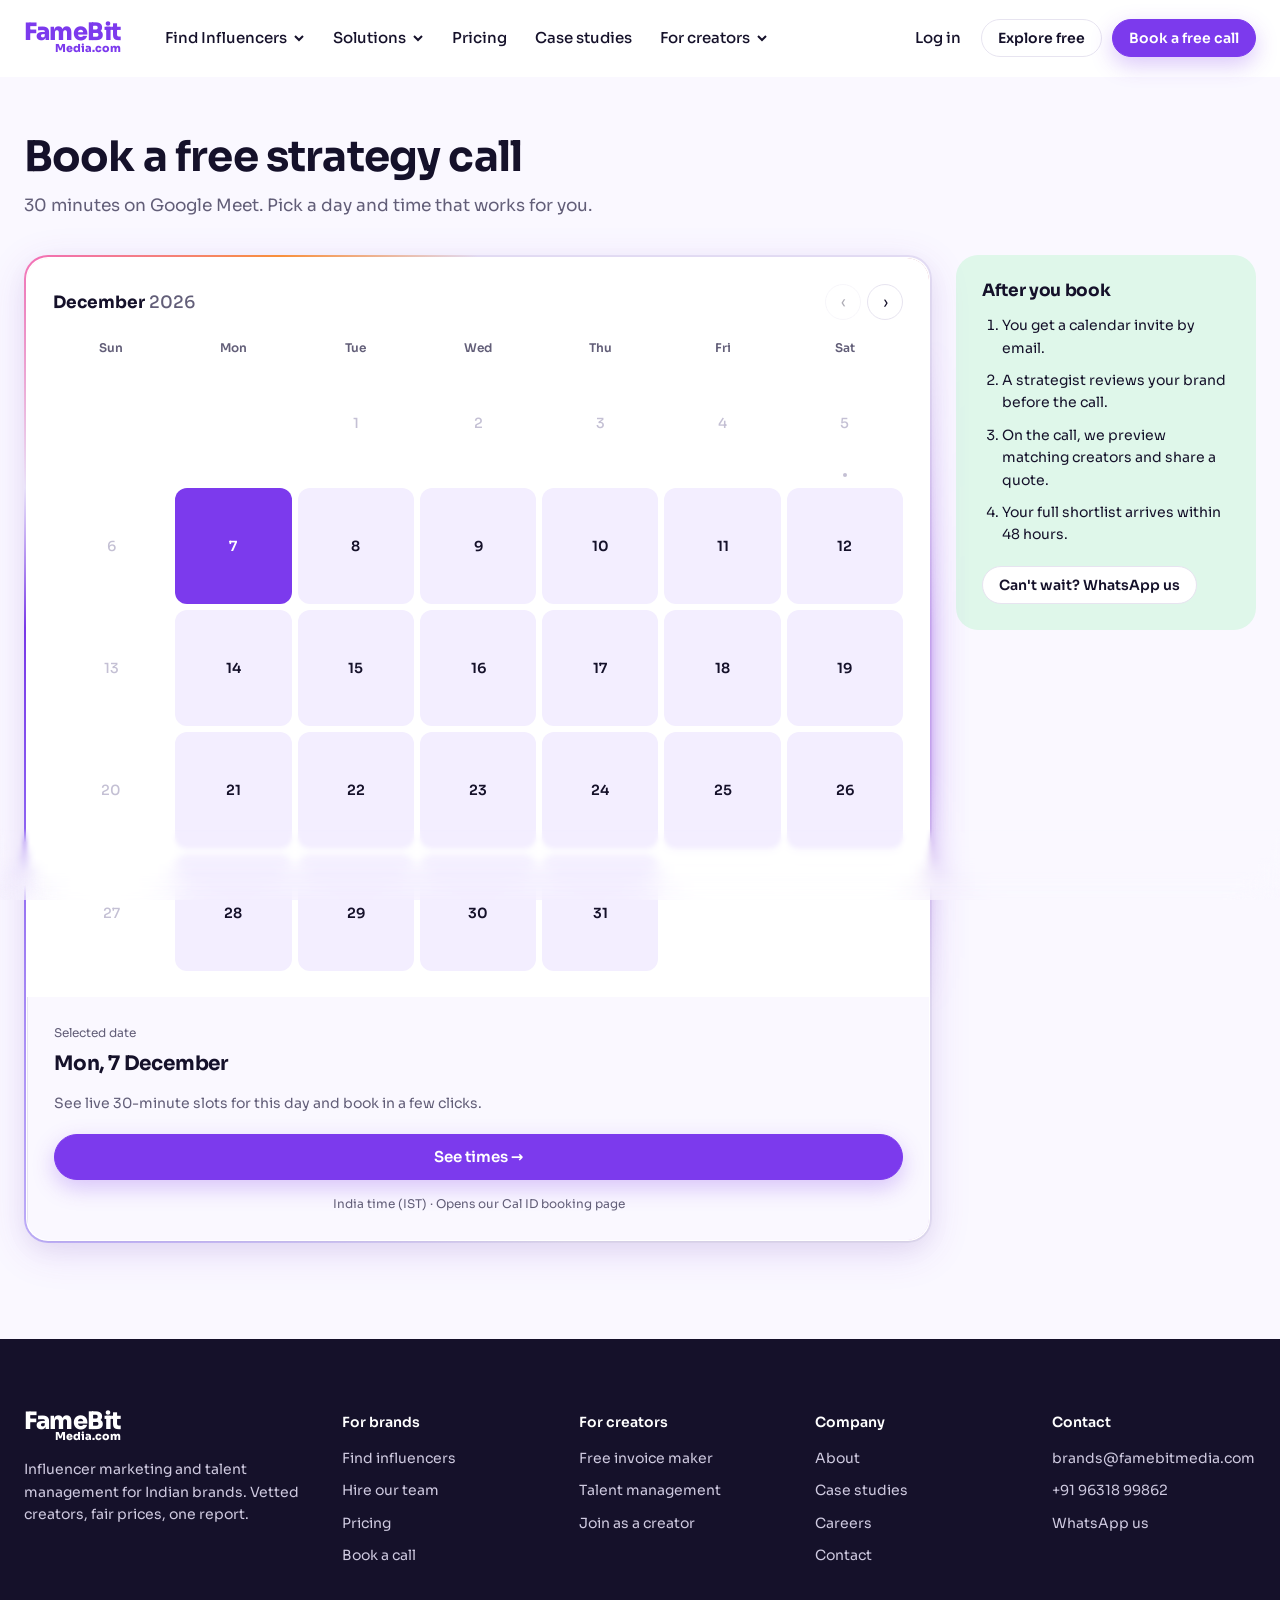
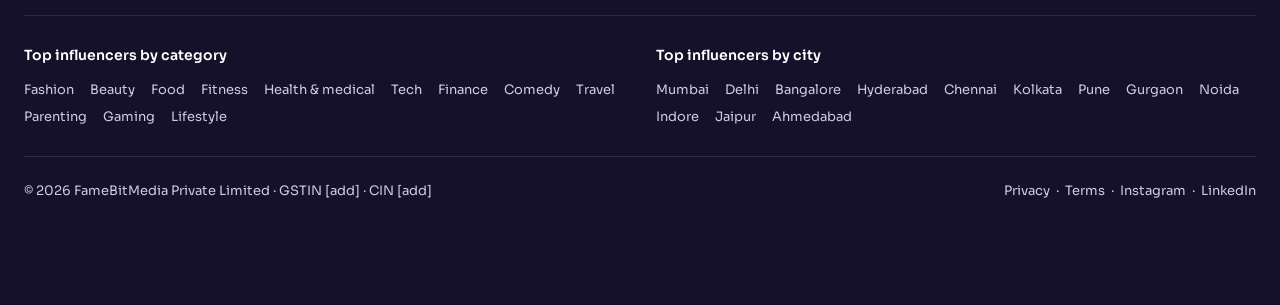
<file: book-call.html>
<!doctype html>
<html lang="en-IN">
<head>
<meta charset="utf-8">
<meta name="viewport" content="width=device-width, initial-scale=1, viewport-fit=cover">
<title>Book a free strategy call | FameBit Media</title>
<meta name="description" content="Book a free 30-minute influencer marketing strategy call with FameBit. Get a creator shortlist in 48 hours.">
<link rel="preconnect" href="https://fonts.googleapis.com"><link rel="preconnect" href="https://fonts.gstatic.com" crossorigin>
<link href="https://fonts.googleapis.com/css2?family=Sora:wght@400;500;600;700;800&display=swap" rel="stylesheet">
<link rel="stylesheet" href="styles.css">
<style>
.bk{padding:56px 0 96px;background:var(--soft);min-height:calc(100vh - 76px)}
.bk h1{font-size:clamp(30px,3.6vw,42px)}
.bk-head{max-width:640px;margin-bottom:36px}
.bk-head p{color:var(--mut);margin-top:12px;font-size:17px}
.bk-grid{display:grid;grid-template-columns:minmax(0,1fr) 300px;gap:24px;align-items:start}
.bk-grid>.shine{min-width:0}
.embed{background:#fff;min-width:0}
.after{background:var(--mint);border-radius:22px;padding:26px}
.after ol{margin:14px 0 0;padding-left:20px;display:grid;gap:10px;font-size:14px}
.bk{overflow-x:clip}
@media (max-width:900px){.bk-grid{grid-template-columns:1fr}}
</style>
</head>
<body>
<a class="sr-only" href="#main">Skip to content</a>
<header class="hdr" id="hdr">
  <div class="wrap hdr-in">
    <a href="index.html" class="logo" aria-label="FameBit Media home">FameBit<small>Media.com</small></a>
    <nav class="nav" aria-label="Main">
      <div class="nav-item">
        <button class="nav-link" aria-expanded="false">Find Influencers <svg viewBox="0 0 12 12" fill="none" stroke="currentColor" stroke-width="2"><path d="M2 4l4 4 4-4"/></svg></button>
        <div class="dd">
          <a href="index.html#browse"><b>Browse all creators</b><span>Filter by niche, city and audience</span></a>
          <a href="index.html#lists"><b>Ready-made lists</b><span>Hand-picked by our team</span></a>
          <a href="index.html#compare"><b>Compare creators</b><span>Up to 3, side by side</span></a>
        </div>
      </div>
      <div class="nav-item">
        <button class="nav-link" aria-expanded="false">Solutions <svg viewBox="0 0 12 12" fill="none" stroke="currentColor" stroke-width="2"><path d="M2 4l4 4 4-4"/></svg></button>
        <div class="dd">
          <a href="hire-team.html" class="feat"><b>Hire the FameBit team</b><span>We run your campaign end to end</span></a>
          <a href="index.html#services"><b>Influencer marketing</b><span>Discovery to final report</span></a>
          <a href="index.html#services"><b>AI UGC content</b><span>Ad-ready creator videos</span></a>
          <a href="index.html#services"><b>Meme marketing</b><span>Reach through meme pages</span></a>
          <a href="index.html#services"><b>Telegram marketing</b><span>Niche channel promotions</span></a>
        </div>
      </div>
      <div class="nav-item"><a class="nav-link" href="hire-team.html#pricing">Pricing</a></div>
      <div class="nav-item"><a class="nav-link" href="index.html#case-studies">Case studies</a></div>
      <div class="nav-item">
        <button class="nav-link" aria-expanded="false">For creators <svg viewBox="0 0 12 12" fill="none" stroke="currentColor" stroke-width="2"><path d="M2 4l4 4 4-4"/></svg></button>
        <div class="dd">
          <a href="invoice.html"><b>Free invoice maker</b><span>GST-ready invoices in minutes</span></a>
          <a href="#"><b>Talent management</b><span>Let us manage your brand deals</span></a>
          <a href="#"><b>Join as a creator</b><span>Get brand deals from FameBit</span></a>
        </div>
      </div>
    </nav>
    <div class="hdr-cta">
      <a class="login" href="#">Log in</a>
      <a class="btn btn-sm" href="index.html#browse">Explore free</a>
      <a class="btn btn-sm btn-p" href="book-call.html">Book a free call</a>
    </div>
    <button class="burger" id="burger" aria-label="Open menu" aria-expanded="false"><svg width="20" height="20" viewBox="0 0 20 20" fill="none" stroke="currentColor" stroke-width="2"><path d="M3 6h14M3 10h14M3 14h14"/></svg></button>
  </div>
</header>

<main id="main" class="bk">
  <div class="wrap">
    <div class="bk-head"><h1>Book a free strategy call</h1><p id="bkSub">30 minutes on Google Meet. Pick a day and time that works for you.</p></div>
    <div class="bk-grid">
      <div class="shine" style="--shine-r:22px">
      <div id="calCard">
        <div class="border-glow-inner embed" id="bkCal"></div>
      </div>
      </div>
      <aside class="after">
        <h2 style="font-size:17px">After you book</h2>
        <ol>
          <li>You get a calendar invite by email.</li>
          <li>A strategist reviews your brand before the call.</li>
          <li>On the call, we preview matching creators and share a quote.</li>
          <li>Your full shortlist arrives within 48 hours.</li>
        </ol>
        <a class="btn btn-sm" style="margin-top:20px;background:#fff" href="https://wa.me/918115767101" target="_blank" rel="noopener">Can't wait? WhatsApp us</a>
      </aside>
    </div>
  </div>
</main>
<footer class="ftr">
  <div class="wrap">
    <div class="ftr-grid">
      <div>
        <a href="index.html" class="logo">FameBit<small>Media.com</small></a>
        <p style="margin-top:16px;max-width:280px">Influencer marketing and talent management for Indian brands. Vetted creators, fair prices, one report.</p>
      </div>
      <div><h4>For brands</h4><ul><li><a href="index.html#browse">Find influencers</a></li><li><a href="hire-team.html">Hire our team</a></li><li><a href="hire-team.html#pricing">Pricing</a></li><li><a href="book-call.html">Book a call</a></li></ul></div>
      <div><h4>For creators</h4><ul><li><a href="invoice.html">Free invoice maker</a></li><li><a href="#">Talent management</a></li><li><a href="#">Join as a creator</a></li></ul></div>
      <div><h4>Company</h4><ul><li><a href="#">About</a></li><li><a href="index.html#case-studies">Case studies</a></li><li><a href="#">Careers</a></li><li><a href="#">Contact</a></li></ul></div>
      <div><h4>Contact</h4><ul><li><a href="mailto:brands@famebitmedia.com">brands@famebitmedia.com</a></li><li><a href="tel:+919631899862">+91 96318 99862</a></li><li><a href="https://wa.me/918115767101" target="_blank" rel="noopener">WhatsApp us</a></li></ul></div>
    </div>
    <div class="ftr-seo">
      <div><h4>Top influencers by category</h4><p><a href="#">Fashion</a><a href="#">Beauty</a><a href="#">Food</a><a href="#">Fitness</a><a href="#">Health &amp; medical</a><a href="#">Tech</a><a href="#">Finance</a><a href="#">Comedy</a><a href="#">Travel</a><a href="#">Parenting</a><a href="#">Gaming</a><a href="#">Lifestyle</a></p></div>
      <div><h4>Top influencers by city</h4><p><a href="#">Mumbai</a><a href="#">Delhi</a><a href="#">Bangalore</a><a href="#">Hyderabad</a><a href="#">Chennai</a><a href="#">Kolkata</a><a href="#">Pune</a><a href="#">Gurgaon</a><a href="#">Noida</a><a href="#">Indore</a><a href="#">Jaipur</a><a href="#">Ahmedabad</a></p></div>
    </div>
    <div class="ftr-bot">
      <span>© 2026 FameBitMedia Private Limited · GSTIN [add] · CIN [add]</span>
      <span><a href="/privacy">Privacy</a> &nbsp;·&nbsp; <a href="/terms">Terms</a> &nbsp;·&nbsp; <a href="https://www.instagram.com/famebitmedia/" target="_blank" rel="noopener">Instagram</a> &nbsp;·&nbsp; <a href="https://www.linkedin.com/company/famebitmedia" target="_blank" rel="noopener">LinkedIn</a></span>
    </div>
  </div>
</footer>
<div class="mbar"><a class="btn" href="https://wa.me/918115767101" target="_blank" rel="noopener">WhatsApp</a><a class="btn btn-p" href="book-call.html">Book a free call</a></div>
<script src="effects.js"></script>
<script src="cal.js"></script>
<script>
/* Header: sticky border, dropdowns, mobile menu */
(function(){
  var h=document.getElementById('hdr');
  addEventListener('scroll',function(){h.classList.toggle('scrolled',scrollY>80)},{passive:true});
  document.querySelectorAll('.nav-item > button').forEach(function(b){
    b.addEventListener('click',function(e){
      var it=b.parentElement,open=!it.classList.contains('open');
      document.querySelectorAll('.nav-item.open').forEach(function(x){x.classList.remove('open');x.firstElementChild.setAttribute('aria-expanded','false')});
      if(open){it.classList.add('open');b.setAttribute('aria-expanded','true')}
      e.stopPropagation();
    });
  });
  document.addEventListener('click',function(){document.querySelectorAll('.nav-item.open').forEach(function(x){x.classList.remove('open')})});
  document.addEventListener('keydown',function(e){if(e.key==='Escape')document.querySelectorAll('.nav-item.open').forEach(function(x){x.classList.remove('open')})});
  var bg=document.getElementById('burger');
  bg.addEventListener('click',function(){var o=h.classList.toggle('menu-open');bg.setAttribute('aria-expanded',o)});
})();
</script>

<script>
/* Booking via Cal ID. TODO (developer): use a Cal ID webhook to create the lead in the admin panel. */
(function(){
  var plan=new URLSearchParams(location.search).get('plan');
  if(plan)document.getElementById('bkSub').textContent='You picked the '+plan.charAt(0).toUpperCase()+plan.slice(1)+' package. Pick a time and we\'ll walk you through it on a 30-minute call.';
  CalEmbed(document.getElementById('bkCal'),{calLink:'famebitmedia/product-walkthrough'});
  BorderGlow(document.getElementById('calCard'),{backgroundColor:'#ffffff',borderRadius:22,glowColor:'268 85 65',glowRadius:36,edgeSensitivity:25,animated:true,colors:['#7C3AED','#C026D3','#FB923C']});
})();
</script>
</body>
</html>
</file>
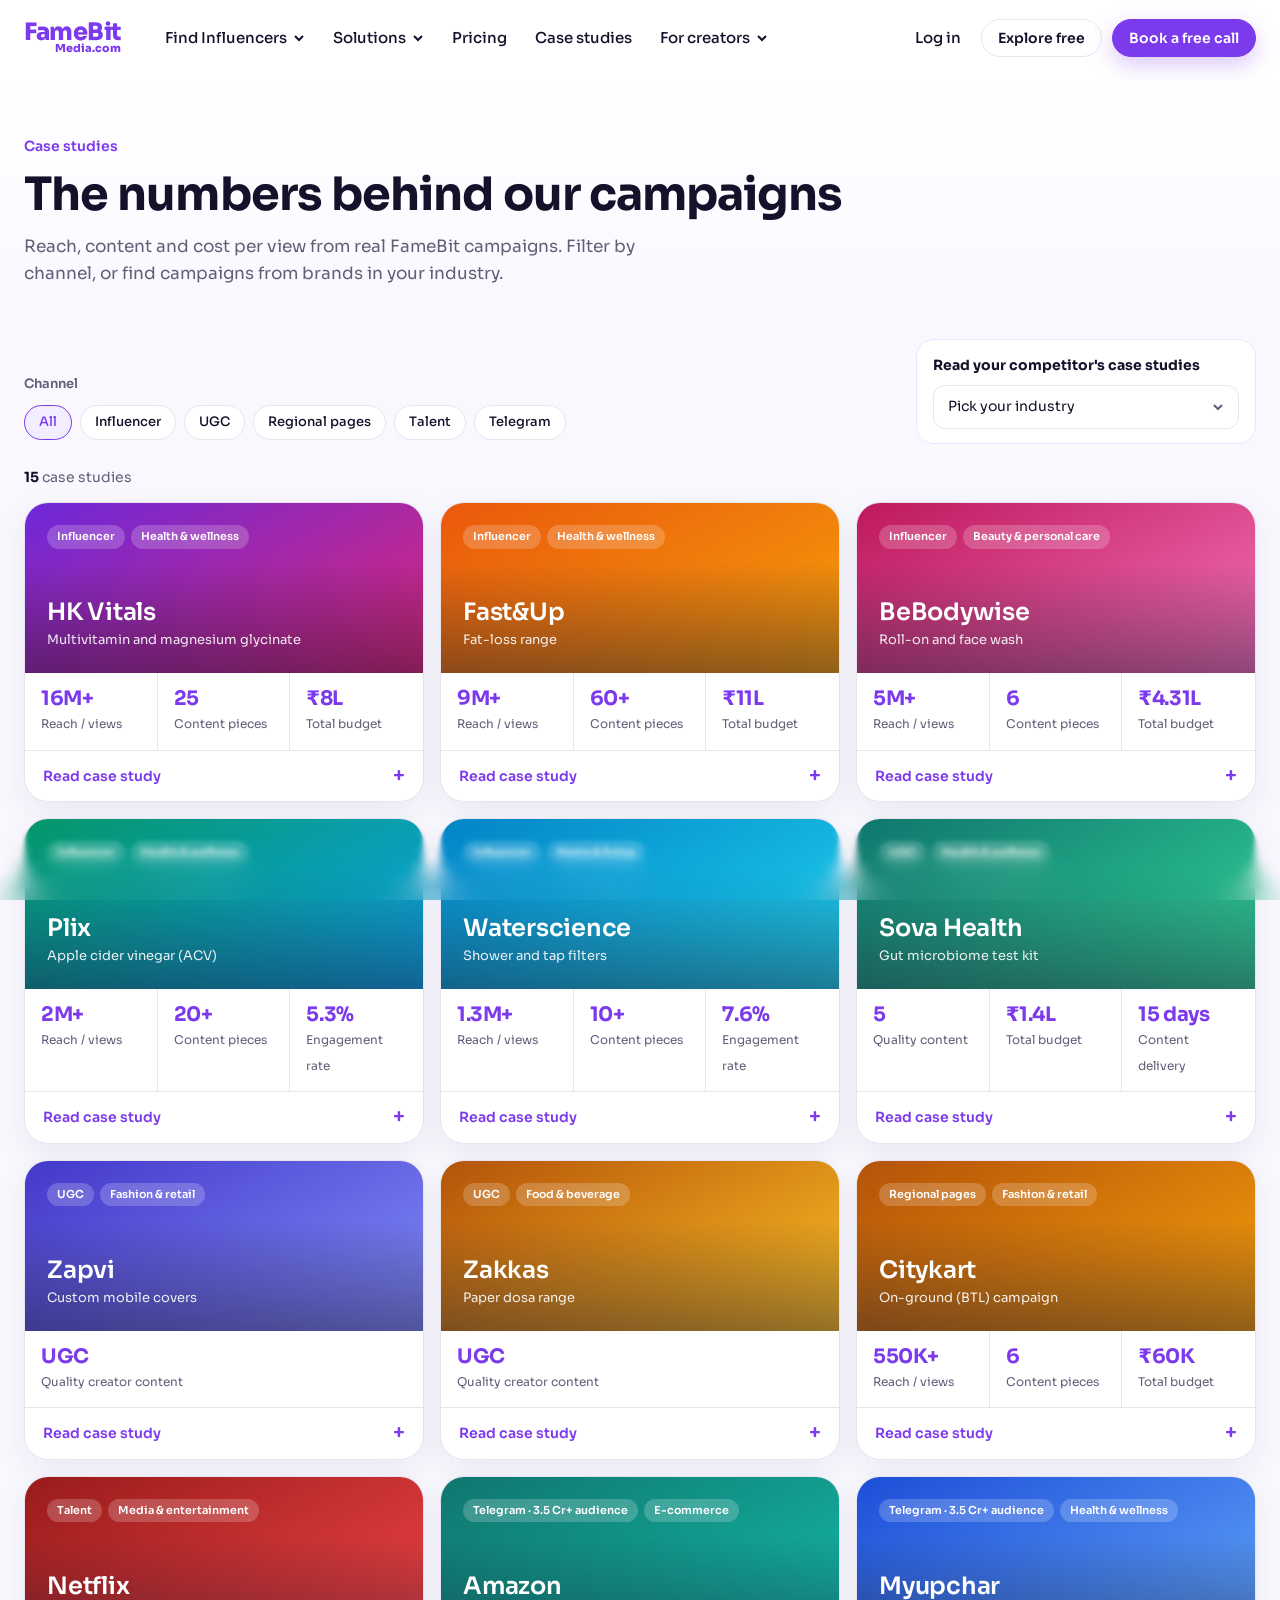
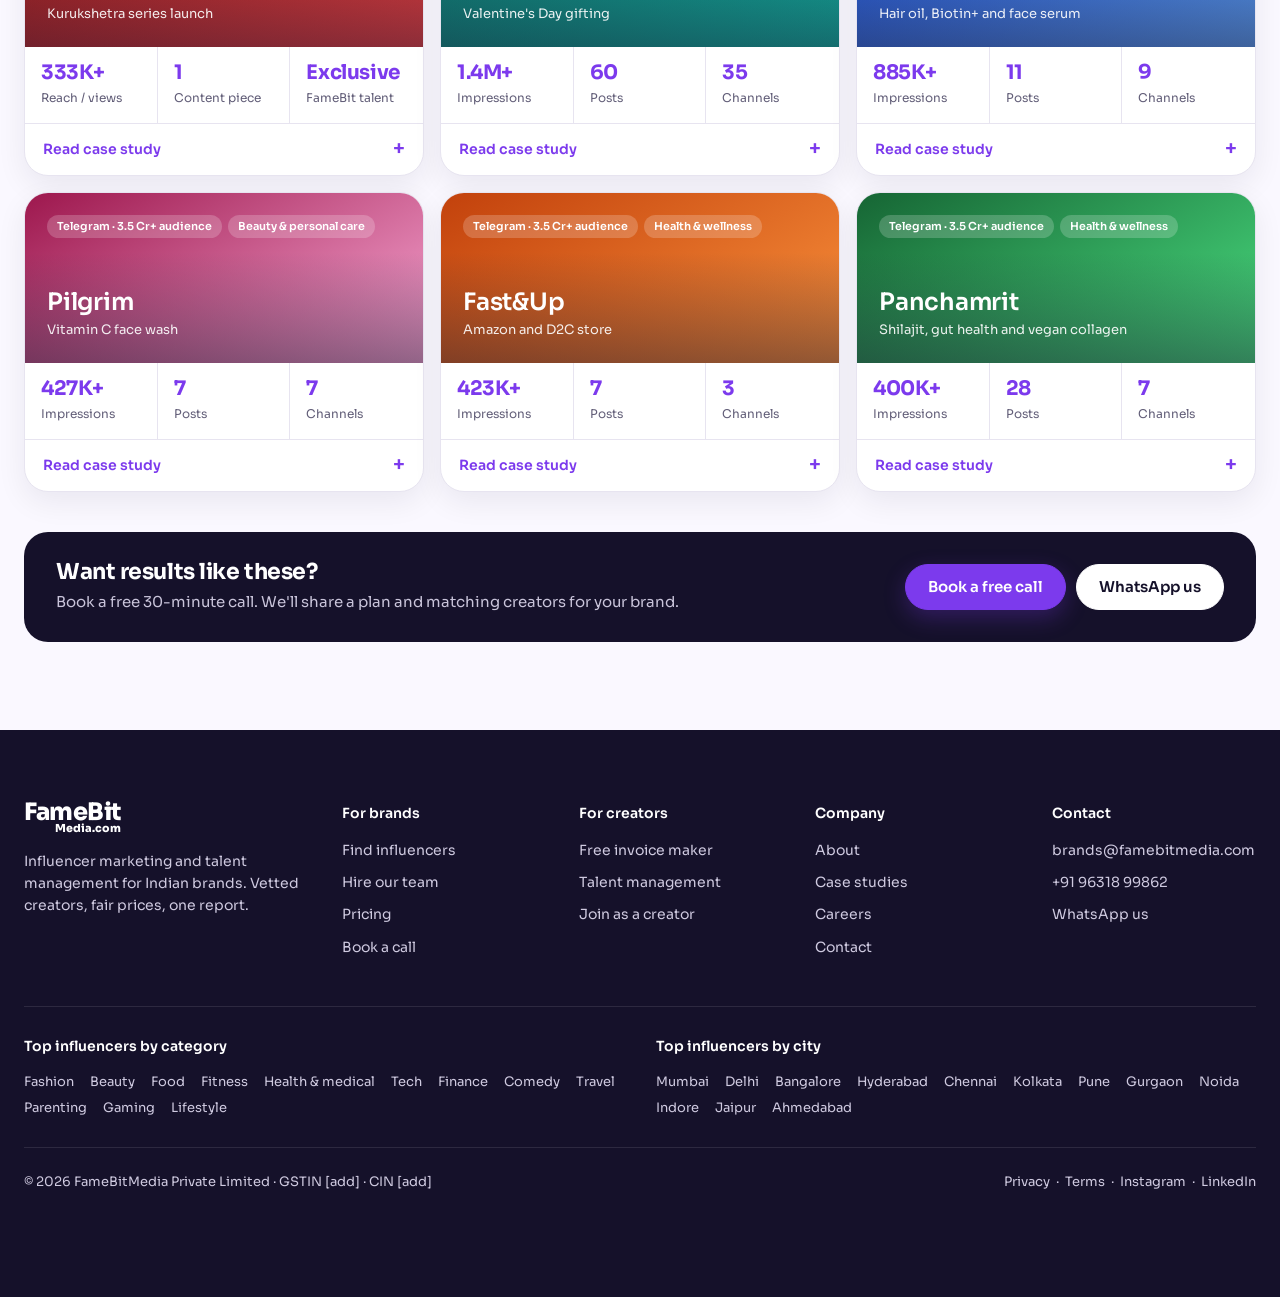
<file: case-studies.html>
<!doctype html>
<html lang="en-IN">
<head>
<meta charset="utf-8">
<meta name="viewport" content="width=device-width, initial-scale=1, viewport-fit=cover">
<title>Influencer marketing case studies | FameBit Media</title>
<meta name="description" content="Reach, content and cost per view from real FameBit campaigns for HK Vitals, Fast&amp;Up, BeBodywise, Amazon, Netflix and more. Filter by channel or find your competitor.">
<link rel="preconnect" href="https://fonts.googleapis.com"><link rel="preconnect" href="https://fonts.gstatic.com" crossorigin>
<link href="https://fonts.googleapis.com/css2?family=Sora:wght@400;500;600;700;800&display=swap" rel="stylesheet">
<link rel="stylesheet" href="styles.css">
<style>
.pg-head{padding:56px 0 28px;background:linear-gradient(180deg,#fff,var(--soft))}
.pg-head h1{font-size:clamp(30px,4vw,46px)}
.pg-head p{color:var(--mut);margin-top:12px;font-size:17px;max-width:640px}
.csp{padding:24px 0 88px;background:var(--soft)}
.fbar{display:grid;grid-template-columns:minmax(0,1fr) 340px;gap:16px;align-items:end;margin-bottom:22px}
.fbar>*{min-width:0}
.fbar .lab{display:block;font-size:13px;font-weight:600;color:var(--mut);margin-bottom:8px}
#kChan{flex-wrap:nowrap;overflow-x:auto;scrollbar-width:none;padding:2px 0 4px}#kChan::-webkit-scrollbar{display:none}#kChan .chip{flex:none}
.comp{background:#fff;border:1.5px solid var(--p-soft);border-radius:18px;padding:14px 16px;scroll-margin-top:100px;transition:box-shadow .3s}
.comp.flash{box-shadow:0 0 0 4px var(--lav)}
.comp b{font-size:14px;display:block;margin-bottom:8px}
.comp select{width:100%;min-height:44px;border:1.5px solid var(--line);border-radius:12px;padding:0 38px 0 14px;appearance:none;background:#fff url("data:image/svg+xml,%3Csvg xmlns='http://www.w3.org/2000/svg' width='12' height='12' fill='none' stroke='%23625E78' stroke-width='2'%3E%3Cpath d='M2 4l4 4 4-4'/%3E%3C/svg%3E") no-repeat right 14px center;font-size:14px;cursor:pointer}
.kres{font-size:14px;color:var(--mut);margin-bottom:14px}.kres b{color:var(--ink)}
.kgrid{display:grid;grid-template-columns:repeat(3,1fr);gap:16px;align-items:start}
.kc{background:#fff;border:1px solid var(--line);border-radius:var(--r-lg);overflow:hidden;scroll-margin-top:100px;box-shadow:var(--shadow)}
.kc.open{grid-column:1/-1}
.kc.hit{box-shadow:0 0 0 3px var(--p),var(--shadow)}
.kc .top{position:relative;padding:22px;color:#fff;min-height:170px;display:flex;flex-direction:column}
.kc .top::after{content:"";position:absolute;inset:0;background:linear-gradient(180deg,rgba(21,17,42,0) 35%,rgba(21,17,42,.45))}
.kc .top>*{position:relative;z-index:1}
.kc .pills{display:flex;gap:6px;flex-wrap:wrap}
.kc .pills span{background:rgba(255,255,255,.2);border-radius:var(--r-pill);padding:3px 10px;font-size:11px;font-weight:600}
.kc h3{font-size:24px;margin-top:auto;padding-top:18px}
.kc .top p{font-size:13px;opacity:.9;margin-top:4px}
.kc .kp{display:flex;flex-wrap:wrap;border-bottom:1px solid var(--line)}
.kc .kp div{flex:1 1 90px;padding:14px 16px;border-right:1px solid var(--line)}
.kc .kp div:last-child{border-right:0}
.kc .kp b{display:block;font-size:20px;letter-spacing:-.02em;color:var(--p);line-height:1.15}
.kc .kp span{font-size:12px;color:var(--mut)}
.kc .tog{display:flex;justify-content:space-between;align-items:center;width:100%;border:0;background:none;padding:14px 18px;font-weight:600;font-size:14px;color:var(--p);cursor:pointer}
.kc .tog::after{content:"+";font-size:20px;line-height:1}
.kc.open .tog::after{content:"–"}
.kc .body{display:none;padding:4px 22px 24px}
.kc.open .body{display:block}
.kc .hl{display:inline-flex;gap:8px;align-items:center;background:var(--mint);color:var(--mint-ink);font-weight:600;font-size:14px;border-radius:var(--r-pill);padding:6px 14px;margin-bottom:16px}
.kc .cols{display:grid;grid-template-columns:1fr 1fr;gap:22px 32px}
.kc h4{margin:0 0 6px;font-size:14px;color:var(--p)}
.kc .cols p,.kc .cols ul{font-size:15px;color:var(--mut);margin:0}
.kc .cols ul{padding-left:18px;display:grid;gap:4px}
.kc .foot{display:flex;justify-content:space-between;align-items:center;gap:12px;flex-wrap:wrap;margin-top:22px;padding-top:18px;border-top:1px solid var(--line)}
.kempty{grid-column:1/-1;text-align:center;padding:48px;border:1.5px dashed var(--line);border-radius:20px;background:#fff}
.kcta{margin-top:40px;display:flex;justify-content:space-between;align-items:center;gap:20px;flex-wrap:wrap;background:var(--ink);color:#fff;border-radius:24px;padding:28px 32px}
.kcta h2{font-size:22px;color:#fff}.kcta p{color:#C9C4DA;font-size:15px;margin-top:6px}
.kcta .ctas{display:flex;gap:10px;flex-wrap:wrap}
@media (max-width:980px){.kgrid{grid-template-columns:1fr 1fr}.fbar{grid-template-columns:1fr}}
@media (max-width:600px){
  .pg-head{padding:32px 0 14px}.pg-head h1{font-size:28px}.pg-head p{font-size:15px}
  .csp{padding:16px 0 56px}
  #kChan{margin:0 -24px;padding:2px 24px 4px;width:calc(100% + 48px)}
  .kgrid{grid-template-columns:1fr;gap:12px}
  .kc .top{min-height:130px;padding:18px}.kc h3{font-size:21px}
  .kc .kp div{padding:12px}.kc .kp b{font-size:17px}
  .kc .body{padding:4px 18px 20px}.kc .cols{grid-template-columns:1fr;gap:16px}
  .kc .foot .btn{width:100%}
  .kcta{padding:22px;border-radius:20px}.kcta .ctas .btn{flex:1}
}
</style>
</head>
<body>
<a class="sr-only" href="#main">Skip to content</a>
<header class="hdr" id="hdr">
  <div class="wrap hdr-in">
    <a href="index.html" class="logo" aria-label="FameBit Media home">FameBit<small>Media.com</small></a>
    <nav class="nav" aria-label="Main">
      <div class="nav-item">
        <button class="nav-link" aria-expanded="false">Find Influencers <svg viewBox="0 0 12 12" fill="none" stroke="currentColor" stroke-width="2"><path d="M2 4l4 4 4-4"/></svg></button>
        <div class="dd">
          <a href="creators.html"><b>Browse all creators</b><span>Filter by niche, city and audience</span></a>
          <a href="lists.html"><b>Ready-made lists</b><span>Hand-picked by our team</span></a>
          <a href="compare.html"><b>Compare creators</b><span>Up to 3, side by side</span></a>
        </div>
      </div>
      <div class="nav-item">
        <button class="nav-link" aria-expanded="false">Solutions <svg viewBox="0 0 12 12" fill="none" stroke="currentColor" stroke-width="2"><path d="M2 4l4 4 4-4"/></svg></button>
        <div class="dd">
          <a href="hire-team.html" class="feat"><b>Hire the FameBit team</b><span>We run your campaign end to end</span></a>
          <a href="index.html#services"><b>Influencer marketing</b><span>Discovery to final report</span></a>
          <a href="index.html#services"><b>AI UGC content</b><span>Ad-ready creator videos</span></a>
          <a href="index.html#services"><b>Meme marketing</b><span>Reach through meme pages</span></a>
          <a href="index.html#services"><b>Telegram marketing</b><span>Niche channel promotions</span></a>
        </div>
      </div>
      <div class="nav-item"><a class="nav-link" href="hire-team.html#pricing">Pricing</a></div>
      <div class="nav-item"><a class="nav-link" href="case-studies.html">Case studies</a></div>
      <div class="nav-item">
        <button class="nav-link" aria-expanded="false">For creators <svg viewBox="0 0 12 12" fill="none" stroke="currentColor" stroke-width="2"><path d="M2 4l4 4 4-4"/></svg></button>
        <div class="dd">
          <a href="invoice.html"><b>Free invoice maker</b><span>GST-ready invoices in minutes</span></a>
          <a href="#"><b>Talent management</b><span>Let us manage your brand deals</span></a>
          <a href="#"><b>Join as a creator</b><span>Get brand deals from FameBit</span></a>
        </div>
      </div>
    </nav>
    <div class="hdr-cta">
      <a class="login" href="#">Log in</a>
      <a class="btn btn-sm" href="creators.html">Explore free</a>
      <a class="btn btn-sm btn-p" href="book-call.html">Book a free call</a>
    </div>
    <button class="burger" id="burger" aria-label="Open menu" aria-expanded="false"><svg width="20" height="20" viewBox="0 0 20 20" fill="none" stroke="currentColor" stroke-width="2"><path d="M3 6h14M3 10h14M3 14h14"/></svg></button>
  </div>
</header>

<main id="main">
<section class="pg-head">
  <div class="wrap">
    <span class="kicker">Case studies</span>
    <h1>The numbers behind our campaigns</h1>
    <p>Reach, content and cost per view from real FameBit campaigns. Filter by channel, or find campaigns from brands in your industry.</p>
  </div>
</section>
<section class="csp">
  <div class="wrap">
    <div class="fbar">
      <div><span class="lab" id="lChan">Channel</span><div class="demo-chips" id="kChan" role="group" aria-labelledby="lChan"></div></div>
      <div class="comp" id="competitors"><b>Read your competitor's case studies</b><label class="sr-only" for="kInd">Your industry</label><select id="kInd"><option value="">Pick your industry</option></select></div>
    </div>
    <p class="kres" id="kRes"></p>
    <div class="kgrid" id="kGrid"></div>
    <div class="kcta">
      <div><h2>Want results like these?</h2><p>Book a free 30-minute call. We'll share a plan and matching creators for your brand.</p></div>
      <div class="ctas"><a class="btn btn-p" href="book-call.html">Book a free call</a><a class="btn btn-light" href="https://wa.me/918115767101" target="_blank" rel="noopener">WhatsApp us</a></div>
    </div>
  </div>
</section>
</main>
<footer class="ftr">
  <div class="wrap">
    <div class="ftr-grid">
      <div>
        <a href="index.html" class="logo">FameBit<small>Media.com</small></a>
        <p style="margin-top:16px;max-width:280px">Influencer marketing and talent management for Indian brands. Vetted creators, fair prices, one report.</p>
      </div>
      <div><h4>For brands</h4><ul><li><a href="creators.html">Find influencers</a></li><li><a href="hire-team.html">Hire our team</a></li><li><a href="hire-team.html#pricing">Pricing</a></li><li><a href="book-call.html">Book a call</a></li></ul></div>
      <div><h4>For creators</h4><ul><li><a href="invoice.html">Free invoice maker</a></li><li><a href="#">Talent management</a></li><li><a href="#">Join as a creator</a></li></ul></div>
      <div><h4>Company</h4><ul><li><a href="#">About</a></li><li><a href="case-studies.html">Case studies</a></li><li><a href="#">Careers</a></li><li><a href="#">Contact</a></li></ul></div>
      <div><h4>Contact</h4><ul><li><a href="mailto:brands@famebitmedia.com">brands@famebitmedia.com</a></li><li><a href="tel:+919631899862">+91 96318 99862</a></li><li><a href="https://wa.me/918115767101" target="_blank" rel="noopener">WhatsApp us</a></li></ul></div>
    </div>
    <div class="ftr-seo">
      <div><h4>Top influencers by category</h4><p><a href="creators.html?cat=Fashion">Fashion</a><a href="creators.html?cat=Beauty">Beauty</a><a href="creators.html?cat=Food">Food</a><a href="creators.html?cat=Fitness">Fitness</a><a href="creators.html?cat=Health">Health &amp; medical</a><a href="creators.html?cat=Tech">Tech</a><a href="creators.html?cat=Finance">Finance</a><a href="creators.html?cat=Comedy">Comedy</a><a href="creators.html?cat=Travel">Travel</a><a href="creators.html?cat=Parenting">Parenting</a><a href="creators.html?cat=Gaming">Gaming</a><a href="creators.html?cat=Lifestyle">Lifestyle</a></p></div>
      <div><h4>Top influencers by city</h4><p><a href="creators.html?city=Mumbai">Mumbai</a><a href="creators.html?city=Delhi">Delhi</a><a href="creators.html?city=Bangalore">Bangalore</a><a href="creators.html?city=Hyderabad">Hyderabad</a><a href="creators.html?city=Chennai">Chennai</a><a href="creators.html?city=Kolkata">Kolkata</a><a href="creators.html?city=Pune">Pune</a><a href="creators.html?city=Gurgaon">Gurgaon</a><a href="creators.html?city=Noida">Noida</a><a href="creators.html?city=Indore">Indore</a><a href="creators.html?city=Jaipur">Jaipur</a><a href="creators.html?city=Ahmedabad">Ahmedabad</a></p></div>
    </div>
    <div class="ftr-bot">
      <span>© 2026 FameBitMedia Private Limited · GSTIN [add] · CIN [add]</span>
      <span><a href="/privacy">Privacy</a> &nbsp;·&nbsp; <a href="/terms">Terms</a> &nbsp;·&nbsp; <a href="https://www.instagram.com/famebitmedia/" target="_blank" rel="noopener">Instagram</a> &nbsp;·&nbsp; <a href="https://www.linkedin.com/company/famebitmedia" target="_blank" rel="noopener">LinkedIn</a></span>
    </div>
  </div>
</footer>
<div class="mbar"><a class="btn" href="https://wa.me/918115767101" target="_blank" rel="noopener">WhatsApp</a><a class="btn btn-p" href="book-call.html">Book a free call</a></div>
<script src="effects.js"></script>
<script>
/* Header: sticky border, dropdowns, mobile menu */
(function(){
  var h=document.getElementById('hdr');
  addEventListener('scroll',function(){h.classList.toggle('scrolled',scrollY>80)},{passive:true});
  document.querySelectorAll('.nav-item > button').forEach(function(b){
    b.addEventListener('click',function(e){
      var it=b.parentElement,open=!it.classList.contains('open');
      document.querySelectorAll('.nav-item.open').forEach(function(x){x.classList.remove('open');x.firstElementChild.setAttribute('aria-expanded','false')});
      if(open){it.classList.add('open');b.setAttribute('aria-expanded','true')}
      e.stopPropagation();
    });
  });
  document.addEventListener('click',function(){document.querySelectorAll('.nav-item.open').forEach(function(x){x.classList.remove('open')})});
  document.addEventListener('keydown',function(e){if(e.key==='Escape')document.querySelectorAll('.nav-item.open').forEach(function(x){x.classList.remove('open')})});
  var bg=document.getElementById('burger');
  bg.addEventListener('click',function(){var o=h.classList.toggle('menu-open');bg.setAttribute('aria-expanded',o)});
})();
</script>
<script src="data.js"></script>
<script src="site.js"></script>
<script>
/* Case studies. #<case-id> opens that case; #competitors jumps to the industry picker. */
(function(){
  var $=FB.$,chan='All',ind='',openId=null;
  var CH=['All'].concat(CASES.map(function(c){return c.chan}).filter(function(c,i,a){return a.indexOf(c)===i}));
  var INDS=CASES.map(function(c){return c.ind}).filter(function(c,i,a){return a.indexOf(c)===i}).sort();
  $('#kChan').innerHTML=CH.map(function(c){return '<button type="button" class="chip" data-ch="'+c+'" aria-pressed="'+(c==='All')+'">'+c+'</button>'}).join('');
  $('#kInd').innerHTML+=INDS.map(function(i){return '<option>'+esc(i)+'</option>'}).join('');
  function card(c){var n=esc(c.brand),o=c.id===openId;
    return '<article class="kc'+(o?' open':'')+'" id="'+c.id+'"><div class="top" style="background:linear-gradient(150deg,'+c.grad+')"><div class="pills"><span>'+c.chan+(c.chan==='Telegram'?' · 3.5 Cr+ audience':'')+'</span><span>'+esc(c.ind)+'</span></div><h3>'+n+'</h3><p>'+esc(c.product)+'</p></div>'+
      '<div class="kp">'+c.stats.slice(0,3).map(function(s){return '<div><b>'+s[0]+'</b><span>'+s[1]+'</span></div>'}).join('')+'</div>'+
      '<button type="button" class="tog" aria-expanded="'+o+'" aria-controls="b-'+c.id+'">'+(o?'Hide details':'Read case study')+'</button>'+
      '<div class="body" id="b-'+c.id+'">'+(c.hl?'<div class="hl">🏆 '+esc(c.hl)+'</div>':'')+
      (c.stats.length>3?'<p class="mut" style="font-size:14px;margin-bottom:14px">'+c.stats.slice(3).map(function(s){return '<b style="color:var(--ink)">'+s[0]+'</b> '+s[1]}).join(' · ')+'</p>':'')+
      '<div class="cols"><div><h4>Objective</h4><p>'+esc(c.obj)+'</p></div><div><h4>Impact</h4><ul>'+c.impact.map(function(x){return '<li>'+esc(x)+'</li>'}).join('')+'</ul></div><div><h4>Approach</h4><p>'+esc(c.app)+'</p></div><div><h4>Services</h4><ul>'+c.svc.map(function(x){return '<li>'+esc(x)+'</li>'}).join('')+'</ul></div></div>'+
      '<div class="foot"><span class="mut" style="font-size:14px">Want results like '+n+'?</span><a class="btn btn-p btn-sm" href="book-call.html">Book a free call</a></div></div></article>'}
  function render(){var L=CASES.filter(function(c){return (chan==='All'||c.chan===chan)&&(!ind||c.ind===ind)});
    $('#kRes').innerHTML='<b>'+L.length+'</b> case stud'+(L.length===1?'y':'ies')+(chan!=='All'?' · '+esc(chan):'')+(ind?' · '+esc(ind):'');
    $('#kGrid').innerHTML=L.length?L.map(card).join(''):'<div class="kempty"><b>No case studies for this mix yet.</b><p class="mut" style="margin-top:6px">We may still have run similar campaigns. Ask us on a free call.</p><a class="btn btn-sm" style="margin-top:14px" href="book-call.html">Book a free call</a></div>'}
  $('#kChan').addEventListener('click',function(e){var b=e.target.closest('.chip');if(!b)return;chan=b.dataset.ch;$('#kChan').querySelectorAll('.chip').forEach(function(x){x.setAttribute('aria-pressed',x===b)});render()});
  $('#kInd').onchange=function(){ind=this.value;render()};
  $('#kGrid').addEventListener('click',function(e){var t=e.target.closest('.tog');if(!t)return;var id=t.closest('.kc').id;openId=openId===id?null:id;render();
    if(openId){var el=document.getElementById(openId);el.scrollIntoView({block:'start'});try{history.replaceState(null,'','#'+openId)}catch(x){}}});
  function fromHash(){var h=location.hash.slice(1);
    if(h==='competitors'){var c=$('#competitors');c.scrollIntoView({block:'center'});c.classList.add('flash');setTimeout(function(){c.classList.remove('flash')},1600);$('#kInd').focus({preventScroll:true});return}
    if(CASES.some(function(c){return c.id===h})){openId=h;chan='All';ind='';$('#kInd').value='';$('#kChan').querySelectorAll('.chip').forEach(function(x){x.setAttribute('aria-pressed',x.dataset.ch==='All')});render();
      var el=document.getElementById(h);el.classList.add('hit');setTimeout(function(){el.scrollIntoView({block:'start'})},50);setTimeout(function(){el.classList.remove('hit')},2200)}}
  render();fromHash();addEventListener('hashchange',fromHash);
})();
</script>
</body>
</html>
</file>
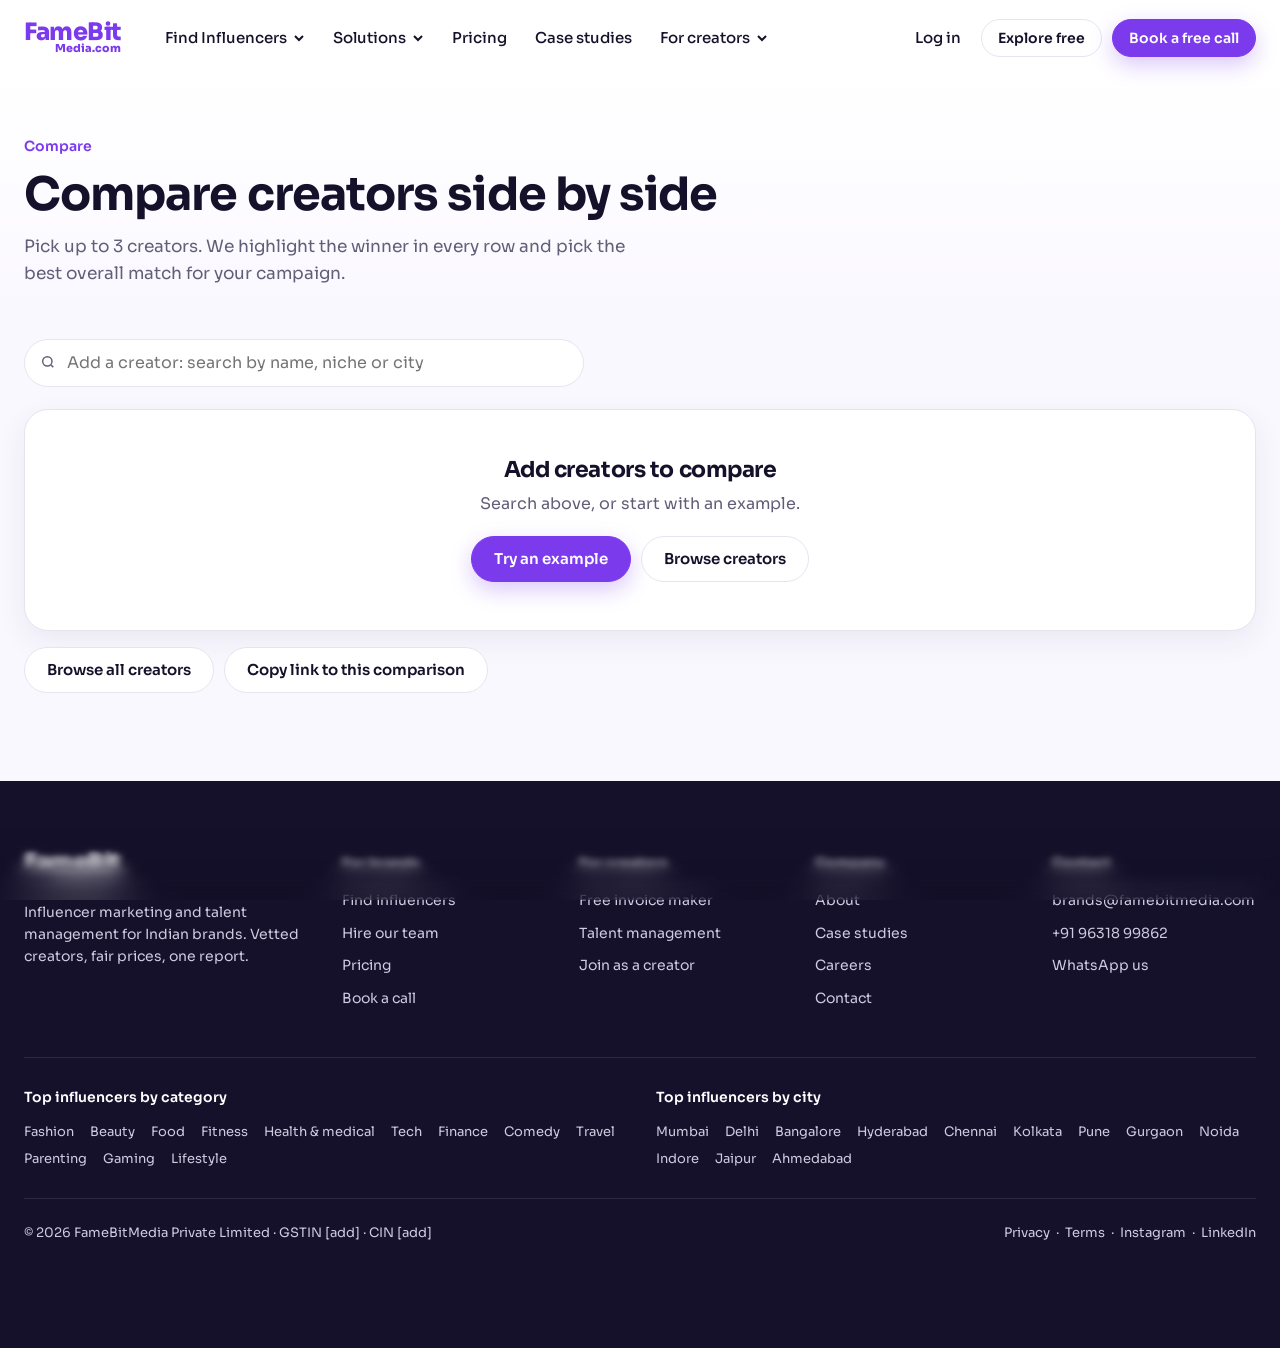
<file: compare.html>
<!doctype html>
<html lang="en-IN">
<head>
<meta charset="utf-8">
<meta name="viewport" content="width=device-width, initial-scale=1, viewport-fit=cover">
<title>Compare influencers side by side | FameBit Media</title>
<meta name="description" content="Compare up to 3 Indian creators side by side: followers, average views, engagement and audience trust, with a best-match pick.">
<link rel="preconnect" href="https://fonts.googleapis.com"><link rel="preconnect" href="https://fonts.gstatic.com" crossorigin>
<link href="https://fonts.googleapis.com/css2?family=Sora:wght@400;500;600;700;800&display=swap" rel="stylesheet">
<link rel="stylesheet" href="styles.css">
<style>
.pg-head{padding:56px 0 28px;background:linear-gradient(180deg,#fff,var(--soft))}
.pg-head h1{font-size:clamp(30px,4vw,46px)}
.pg-head p{color:var(--mut);margin-top:12px;font-size:17px;max-width:620px}
.cmpg{padding:24px 0 88px;background:var(--soft)}
.pick{position:relative;max-width:560px;margin-bottom:22px}
.pick svg{position:absolute;left:16px;top:23px;width:16px;height:16px;margin-top:-8px;color:var(--mut)}
.pick .input{border-radius:var(--r-pill);padding-left:42px;min-height:46px;background:#fff}
.sugg{position:absolute;left:0;right:0;top:52px;z-index:20;background:#fff;border:1px solid var(--line);border-radius:16px;box-shadow:0 20px 40px rgba(21,17,42,.12);padding:6px;max-height:340px;overflow:auto}
.sugg button{display:flex;align-items:center;gap:12px;width:100%;border:0;background:none;padding:10px;border-radius:10px;cursor:pointer;text-align:left}
.sugg button:hover,.sugg button:focus-visible{background:var(--soft)}
.sugg b{display:block;font-size:14px}.sugg small{font-size:12px;color:var(--mut)}.sugg .add{margin-left:auto;font-size:13px;font-weight:600;color:var(--p)}
.sugg .none{padding:12px;font-size:14px;color:var(--mut)}
.cmp{padding:0;overflow:hidden}
.cmp-grid>.hd{min-height:190px}
.cmp-m{display:none}
.helprow{display:flex;gap:10px;flex-wrap:wrap;margin-top:16px}
.start{text-align:center;padding:48px 24px}
.start h2{font-size:22px}.start p{color:var(--mut);margin-top:8px}
.start .helprow{justify-content:center;margin-top:20px}
@media (max-width:760px){
  .cmp-desk{display:none}
  .cmp-m{display:block}
  .cm-heads{display:grid;grid-template-columns:repeat(var(--n),1fr);gap:8px;padding:16px 14px 12px}
  .cm-h{text-align:center;position:relative;padding:22px 4px 10px;border-radius:14px}
  .cm-h.best{background:var(--lav)}
  .cm-h .av{width:42px;height:42px;font-size:14px}
  .cm-h b{display:block;font-size:13px;line-height:1.3;margin-top:6px}.cm-h small{font-size:11px;color:var(--mut)}
  .cm-h .badge{top:4px;font-size:9px;padding:2px 7px}
  .cm-h .rm{font-size:12px;margin-top:4px}
  .cm-h .slot-empty{padding:14px 6px;font-size:12px}
  .cm-row{border-top:1px solid var(--line);padding:10px 14px}
  .cm-row>span{display:block;font-size:12px;color:var(--mut);margin-bottom:6px}
  .cm-vals{display:grid;grid-template-columns:repeat(var(--n),1fr);gap:8px}
  .cm-vals div{text-align:center;font-size:14px;font-weight:600;padding:6px 2px;border-radius:10px;background:var(--soft)}
  .cm-vals div.win{background:var(--mint);color:var(--mint-ink)}
  .cm-vals div.lock{font-weight:500;font-size:12px;color:var(--mut)}
}
@media (max-width:600px){
  .pg-head{padding:32px 0 18px}.pg-head h1{font-size:28px}.pg-head p{font-size:15px}
  .cmpg{padding:16px 0 56px}
  .verdict{padding:16px}.verdict .btn{width:100%}
  .helprow .btn{flex:1}
}
</style>
</head>
<body data-no-tray>
<a class="sr-only" href="#main">Skip to content</a>
<header class="hdr" id="hdr">
  <div class="wrap hdr-in">
    <a href="index.html" class="logo" aria-label="FameBit Media home">FameBit<small>Media.com</small></a>
    <nav class="nav" aria-label="Main">
      <div class="nav-item">
        <button class="nav-link" aria-expanded="false">Find Influencers <svg viewBox="0 0 12 12" fill="none" stroke="currentColor" stroke-width="2"><path d="M2 4l4 4 4-4"/></svg></button>
        <div class="dd">
          <a href="creators.html"><b>Browse all creators</b><span>Filter by niche, city and audience</span></a>
          <a href="lists.html"><b>Ready-made lists</b><span>Hand-picked by our team</span></a>
          <a href="compare.html"><b>Compare creators</b><span>Up to 3, side by side</span></a>
        </div>
      </div>
      <div class="nav-item">
        <button class="nav-link" aria-expanded="false">Solutions <svg viewBox="0 0 12 12" fill="none" stroke="currentColor" stroke-width="2"><path d="M2 4l4 4 4-4"/></svg></button>
        <div class="dd">
          <a href="hire-team.html" class="feat"><b>Hire the FameBit team</b><span>We run your campaign end to end</span></a>
          <a href="index.html#services"><b>Influencer marketing</b><span>Discovery to final report</span></a>
          <a href="index.html#services"><b>AI UGC content</b><span>Ad-ready creator videos</span></a>
          <a href="index.html#services"><b>Meme marketing</b><span>Reach through meme pages</span></a>
          <a href="index.html#services"><b>Telegram marketing</b><span>Niche channel promotions</span></a>
        </div>
      </div>
      <div class="nav-item"><a class="nav-link" href="hire-team.html#pricing">Pricing</a></div>
      <div class="nav-item"><a class="nav-link" href="case-studies.html">Case studies</a></div>
      <div class="nav-item">
        <button class="nav-link" aria-expanded="false">For creators <svg viewBox="0 0 12 12" fill="none" stroke="currentColor" stroke-width="2"><path d="M2 4l4 4 4-4"/></svg></button>
        <div class="dd">
          <a href="invoice.html"><b>Free invoice maker</b><span>GST-ready invoices in minutes</span></a>
          <a href="#"><b>Talent management</b><span>Let us manage your brand deals</span></a>
          <a href="#"><b>Join as a creator</b><span>Get brand deals from FameBit</span></a>
        </div>
      </div>
    </nav>
    <div class="hdr-cta">
      <a class="login" href="#">Log in</a>
      <a class="btn btn-sm" href="creators.html">Explore free</a>
      <a class="btn btn-sm btn-p" href="book-call.html">Book a free call</a>
    </div>
    <button class="burger" id="burger" aria-label="Open menu" aria-expanded="false"><svg width="20" height="20" viewBox="0 0 20 20" fill="none" stroke="currentColor" stroke-width="2"><path d="M3 6h14M3 10h14M3 14h14"/></svg></button>
  </div>
</header>

<main id="main">
<section class="pg-head">
  <div class="wrap">
    <span class="kicker">Compare</span>
    <h1>Compare creators side by side</h1>
    <p>Pick up to 3 creators. We highlight the winner in every row and pick the best overall match for your campaign.</p>
  </div>
</section>
<section class="cmpg">
  <div class="wrap">
    <div class="pick">
      <label class="sr-only" for="cQ">Add a creator</label>
      <svg viewBox="0 0 24 24" fill="none" stroke="currentColor" stroke-width="2.2" aria-hidden="true"><circle cx="11" cy="11" r="7"/><path d="M20 20l-3.5-3.5"/></svg>
      <input class="input" id="cQ" type="search" placeholder="Add a creator: search by name, niche or city" autocomplete="off" aria-controls="cSugg" aria-expanded="false">
      <div class="sugg" id="cSugg" role="listbox" hidden></div>
    </div>
    <div class="card cmp" id="cCard"></div>
    <div class="helprow"><a class="btn" href="creators.html">Browse all creators</a><button type="button" class="btn" id="cShare">Copy link to this comparison</button></div>
  </div>
</section>
</main>
<footer class="ftr">
  <div class="wrap">
    <div class="ftr-grid">
      <div>
        <a href="index.html" class="logo">FameBit<small>Media.com</small></a>
        <p style="margin-top:16px;max-width:280px">Influencer marketing and talent management for Indian brands. Vetted creators, fair prices, one report.</p>
      </div>
      <div><h4>For brands</h4><ul><li><a href="creators.html">Find influencers</a></li><li><a href="hire-team.html">Hire our team</a></li><li><a href="hire-team.html#pricing">Pricing</a></li><li><a href="book-call.html">Book a call</a></li></ul></div>
      <div><h4>For creators</h4><ul><li><a href="invoice.html">Free invoice maker</a></li><li><a href="#">Talent management</a></li><li><a href="#">Join as a creator</a></li></ul></div>
      <div><h4>Company</h4><ul><li><a href="#">About</a></li><li><a href="case-studies.html">Case studies</a></li><li><a href="#">Careers</a></li><li><a href="#">Contact</a></li></ul></div>
      <div><h4>Contact</h4><ul><li><a href="mailto:brands@famebitmedia.com">brands@famebitmedia.com</a></li><li><a href="tel:+919631899862">+91 96318 99862</a></li><li><a href="https://wa.me/918115767101" target="_blank" rel="noopener">WhatsApp us</a></li></ul></div>
    </div>
    <div class="ftr-seo">
      <div><h4>Top influencers by category</h4><p><a href="creators.html?cat=Fashion">Fashion</a><a href="creators.html?cat=Beauty">Beauty</a><a href="creators.html?cat=Food">Food</a><a href="creators.html?cat=Fitness">Fitness</a><a href="creators.html?cat=Health">Health &amp; medical</a><a href="creators.html?cat=Tech">Tech</a><a href="creators.html?cat=Finance">Finance</a><a href="creators.html?cat=Comedy">Comedy</a><a href="creators.html?cat=Travel">Travel</a><a href="creators.html?cat=Parenting">Parenting</a><a href="creators.html?cat=Gaming">Gaming</a><a href="creators.html?cat=Lifestyle">Lifestyle</a></p></div>
      <div><h4>Top influencers by city</h4><p><a href="creators.html?city=Mumbai">Mumbai</a><a href="creators.html?city=Delhi">Delhi</a><a href="creators.html?city=Bangalore">Bangalore</a><a href="creators.html?city=Hyderabad">Hyderabad</a><a href="creators.html?city=Chennai">Chennai</a><a href="creators.html?city=Kolkata">Kolkata</a><a href="creators.html?city=Pune">Pune</a><a href="creators.html?city=Gurgaon">Gurgaon</a><a href="creators.html?city=Noida">Noida</a><a href="creators.html?city=Indore">Indore</a><a href="creators.html?city=Jaipur">Jaipur</a><a href="creators.html?city=Ahmedabad">Ahmedabad</a></p></div>
    </div>
    <div class="ftr-bot">
      <span>© 2026 FameBitMedia Private Limited · GSTIN [add] · CIN [add]</span>
      <span><a href="/privacy">Privacy</a> &nbsp;·&nbsp; <a href="/terms">Terms</a> &nbsp;·&nbsp; <a href="https://www.instagram.com/famebitmedia/" target="_blank" rel="noopener">Instagram</a> &nbsp;·&nbsp; <a href="https://www.linkedin.com/company/famebitmedia" target="_blank" rel="noopener">LinkedIn</a></span>
    </div>
  </div>
</footer>
<div class="mbar"><a class="btn" href="https://wa.me/918115767101" target="_blank" rel="noopener">WhatsApp</a><a class="btn btn-p" href="book-call.html">Book a free call</a></div>
<script src="effects.js"></script>
<script>
/* Header: sticky border, dropdowns, mobile menu */
(function(){
  var h=document.getElementById('hdr');
  addEventListener('scroll',function(){h.classList.toggle('scrolled',scrollY>80)},{passive:true});
  document.querySelectorAll('.nav-item > button').forEach(function(b){
    b.addEventListener('click',function(e){
      var it=b.parentElement,open=!it.classList.contains('open');
      document.querySelectorAll('.nav-item.open').forEach(function(x){x.classList.remove('open');x.firstElementChild.setAttribute('aria-expanded','false')});
      if(open){it.classList.add('open');b.setAttribute('aria-expanded','true')}
      e.stopPropagation();
    });
  });
  document.addEventListener('click',function(){document.querySelectorAll('.nav-item.open').forEach(function(x){x.classList.remove('open')})});
  document.addEventListener('keydown',function(e){if(e.key==='Escape')document.querySelectorAll('.nav-item.open').forEach(function(x){x.classList.remove('open')})});
  var bg=document.getElementById('burger');
  bg.addEventListener('click',function(){var o=h.classList.toggle('menu-open');bg.setAttribute('aria-expanded',o)});
})();
</script>
<script src="data.js"></script>
<script src="site.js"></script>
<script>
/* Compare up to 3 creators. Picks are shared with the homepage and directory (fb_compare); ?ids=1,2,3 opens a shared comparison. */
(function(){
  var $=FB.$,sel=FB.compare,qs=new URLSearchParams(location.search);
  if(qs.get('ids')){var ids=qs.get('ids').split(',').map(Number).filter(creator).slice(0,3);if(ids.length){sel.length=0;ids.forEach(function(i){sel.push(i)});FB.save()}}
  var ROWS=[['Followers',function(c){return c.f},function(c){return fmt(c.f)}],['Average views',function(c){return c.views},function(c){return fmt(c.views)}],['Engagement',function(c){return c.eng},function(c){return c.eng+'%'}],['Audience trust',function(c){return c.trust},function(c){return c.trust+'%'}],['Est. cost per view',null,function(){return '🔒 Log in'}]];
  function best(cs){if(cs.length<2)return null;var mE=Math.max.apply(null,cs.map(function(c){return c.eng})),mT=Math.max.apply(null,cs.map(function(c){return c.trust}));
    return cs.slice().sort(function(a,b){return (b.trust/mT*.55+b.eng/mE*.45)-(a.trust/mT*.55+a.eng/mE*.45)})[0]}
  function why(b,cs){var mT=Math.max.apply(null,cs.map(function(c){return c.trust})),mE=Math.max.apply(null,cs.map(function(c){return c.eng})),hT=b.trust===mT,hE=b.eng===mE;
    return hT&&hE?'the highest audience trust ('+b.trust+'%) and the highest engagement ('+b.eng+'%)':hT?'the highest audience trust ('+b.trust+'%) with '+b.eng+'% engagement':hE?'the highest engagement ('+b.eng+'%) with '+b.trust+'% audience trust':'the best balance of audience trust ('+b.trust+'%) and engagement ('+b.eng+'%)'}
  function render(){var cs=sel.map(creator);
    if(!cs.length){$('#cCard').innerHTML='<div class="start"><h2>Add creators to compare</h2><p>Search above, or start with an example.</p><div class="helprow"><button type="button" class="btn btn-p" id="cEx">Try an example</button><a class="btn" href="creators.html">Browse creators</a></div></div>';
      $('#cEx').onclick=function(){CREATORS.slice().sort(function(a,b){return b.trust-a.trust}).slice(0,3).forEach(function(c){sel.push(c.id)});FB.save()};return}
    var n=Math.min(3,cs.length+(cs.length<3?1:0)),b=best(cs),tops=ROWS.map(function(r){return r[1]&&cs.length>=2?Math.max.apply(null,cs.map(r[1])):null});
    function head(c,mob){if(!c)return mob?'<div class="cm-h"><div class="slot-empty"><span class="plus">+</span><span>Add</span></div></div>':'<div class="hd"><div class="slot-empty"><span class="plus">+</span><span>Add a creator</span><span style="font-size:12px">Search above</span></div></div>';
      return '<div class="'+(mob?'cm-h':'hd')+(c===b?(mob?' best':' col-best'):'')+'">'+(c===b?'<span class="badge">BEST MATCH</span>':'')+av(c)+'<b>'+c.name+'</b><small>'+c.cat+' · '+c.city+'</small><button type="button" class="rm" data-rm="'+c.id+'">Remove</button></div>'}
    /* desktop grid */
    var h='<div class="lab hd"></div>';for(var i=0;i<n;i++)h+=head(cs[i]);
    ROWS.forEach(function(r,k){h+='<div class="lab">'+r[0]+'</div>';for(var j=0;j<n;j++){var c=cs[j];if(!c){h+='<div class="mut">—</div>';continue}var w=tops[k]!==null&&r[1](c)===tops[k];h+='<div class="'+(c===b?'col-best ':'')+(w?'win':'')+(r[1]?'':' lock')+'">'+(w?'✓ ':'')+r[2](c)+'</div>'}});
    /* phone layout */
    var m='<div class="cm-heads">';for(i=0;i<n;i++)m+=head(cs[i],1);m+='</div>';
    ROWS.forEach(function(r,k){m+='<div class="cm-row"><span>'+r[0]+'</span><div class="cm-vals">';for(var j=0;j<n;j++){var c=cs[j];if(!c){m+='<div class="mut">—</div>';continue}var w=tops[k]!==null&&r[1](c)===tops[k];m+='<div class="'+(w?'win':'')+(r[1]?'':' lock')+'">'+(w?'✓ ':'')+r[2](c)+'</div>'}m+='</div></div>'});
    var v=b?'<div><b>'+b.handle+'</b> <span class="mut">leads with '+why(b,cs)+'.</span></div><div style="display:flex;gap:8px;flex-wrap:wrap"><button type="button" class="btn btn-sm btn-p" data-price="'+b.id+'">Request price for '+(b.name.indexOf('Dr.')===0?b.name:b.name.split(' ')[0])+'</button><a class="btn btn-sm" href="book-call.html">Let our team book them</a></div>':'<div class="mut">Add one more creator to see who fits best.</div>';
    $('#cCard').style.setProperty('--n',n);
    $('#cCard').innerHTML='<div class="cmp-desk cmp-scroll"><div class="cmp-grid" style="grid-template-columns:minmax(130px,.9fr) repeat('+n+',minmax(150px,1fr))">'+h+'</div></div><div class="cmp-m">'+m+'</div><div class="verdict">'+v+'</div>'}
  $('#cCard').addEventListener('click',function(e){var r=e.target.closest('[data-rm]');if(!r)return;sel.splice(sel.indexOf(+r.dataset.rm),1);FB.save()});
  /* search + suggestions */
  var q=$('#cQ'),sg=$('#cSugg');
  function sugg(){var t=q.value.trim().toLowerCase();var L=CREATORS.filter(function(c){return sel.indexOf(c.id)<0&&(!t||(c.name+' '+c.handle+' '+c.cat+' '+c.city).toLowerCase().indexOf(t)>-1)}).slice(0,8);
    sg.innerHTML=L.length?L.map(function(c){return '<button type="button" role="option" data-add="'+c.id+'">'+av(c)+'<span><b>'+c.name+'</b><small>'+c.cat+' · '+c.city+' · '+fmt(c.f)+'</small></span><span class="add">+ Add</span></button>'}).join(''):'<div class="none">No creators found.</div>';
    sg.hidden=false;q.setAttribute('aria-expanded','true')}
  function hide(){sg.hidden=true;q.setAttribute('aria-expanded','false')}
  q.addEventListener('focus',sugg);q.addEventListener('input',sugg);
  q.addEventListener('keydown',function(e){if(e.key==='Escape')hide();if(e.key==='ArrowDown'){var f=sg.querySelector('button');if(f){e.preventDefault();f.focus()}}});
  sg.addEventListener('keydown',function(e){var bs=[].slice.call(sg.querySelectorAll('button')),i=bs.indexOf(document.activeElement);if(e.key==='ArrowDown'&&bs[i+1]){e.preventDefault();bs[i+1].focus()}if(e.key==='ArrowUp'){e.preventDefault();(bs[i-1]||q).focus()}if(e.key==='Escape'){hide();q.focus()}});
  sg.addEventListener('click',function(e){var b=e.target.closest('[data-add]');if(!b)return;if(FB.toggleCompare(+b.dataset.add)){q.value='';hide()}});
  document.addEventListener('click',function(e){if(!e.target.closest('.pick'))hide()});
  $('#cShare').onclick=function(){var u=location.origin+location.pathname+'?ids='+sel.join(',');try{navigator.clipboard.writeText(u).then(function(){FB.toast('Link copied')},function(){prompt('Copy this link',u)})}catch(e){prompt('Copy this link',u)}};
  FB.onChange(render);render();
})();
</script>
</body>
</html>
</file>
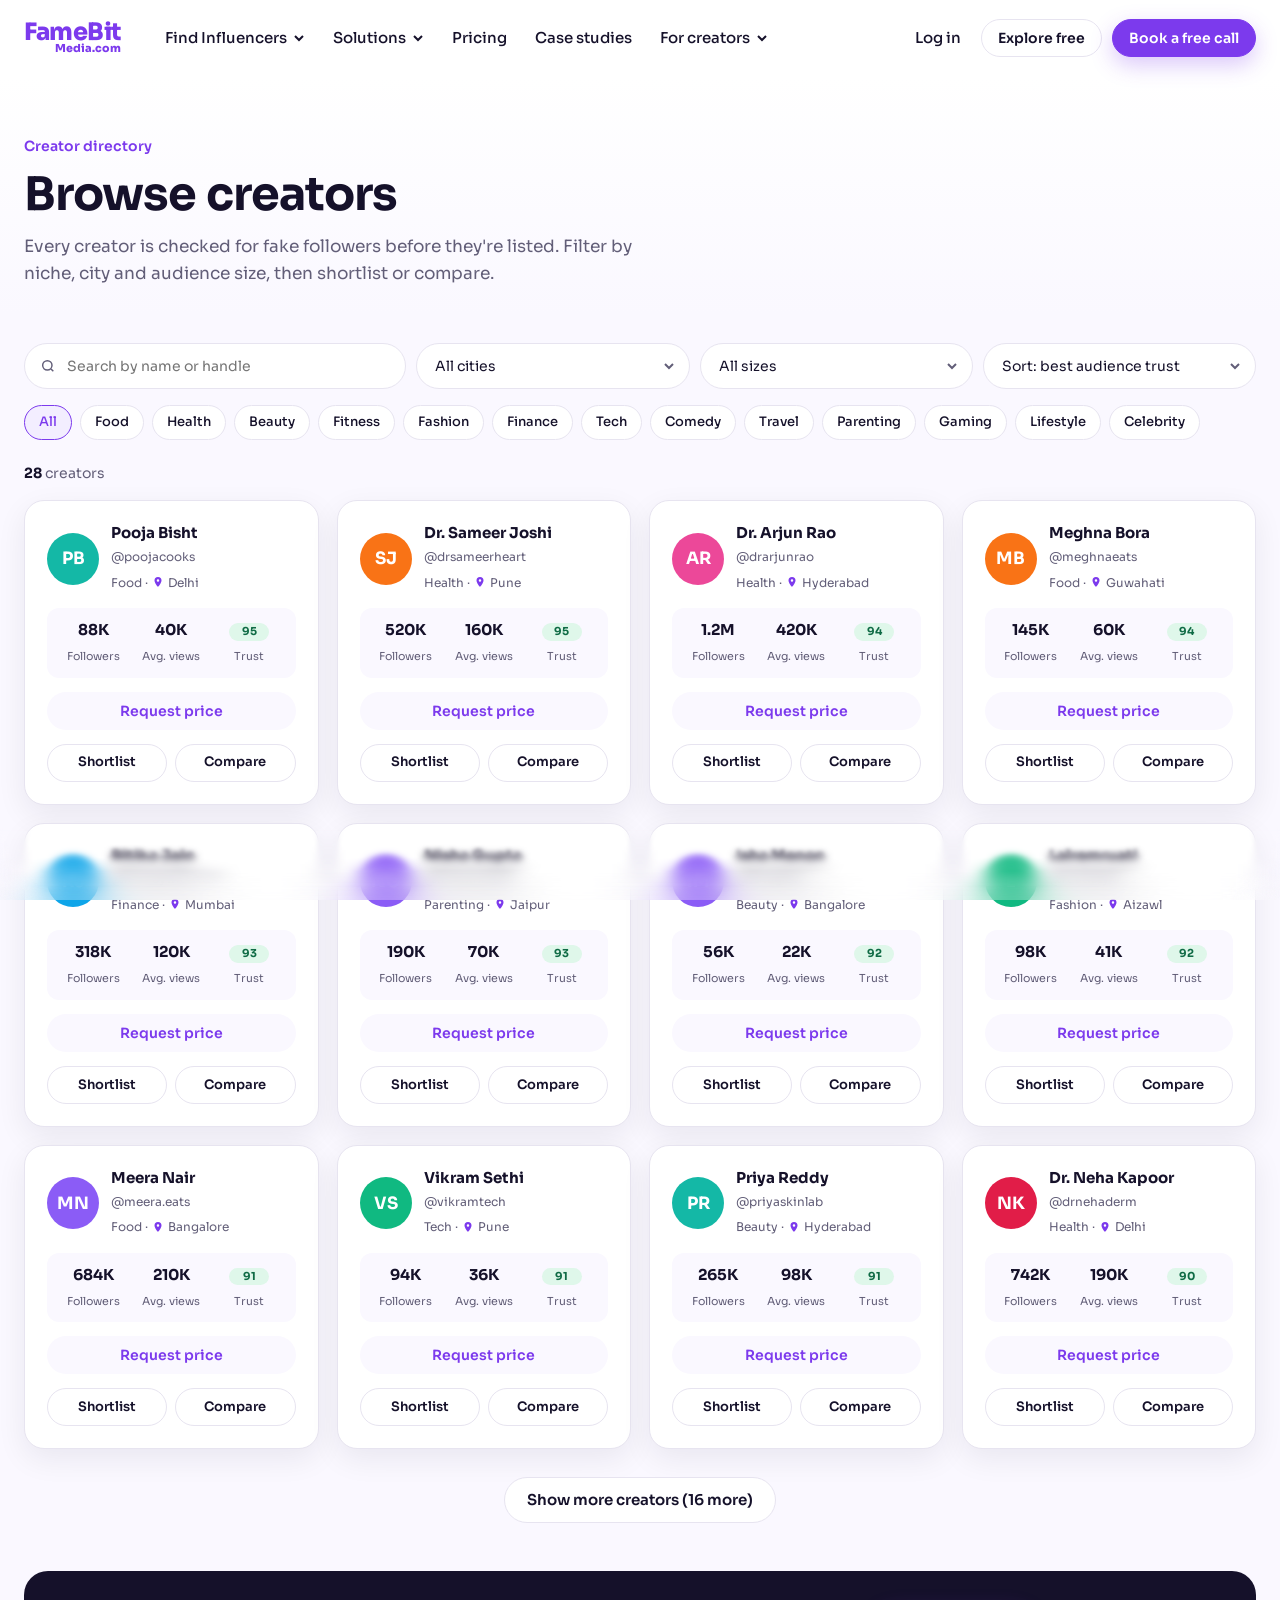
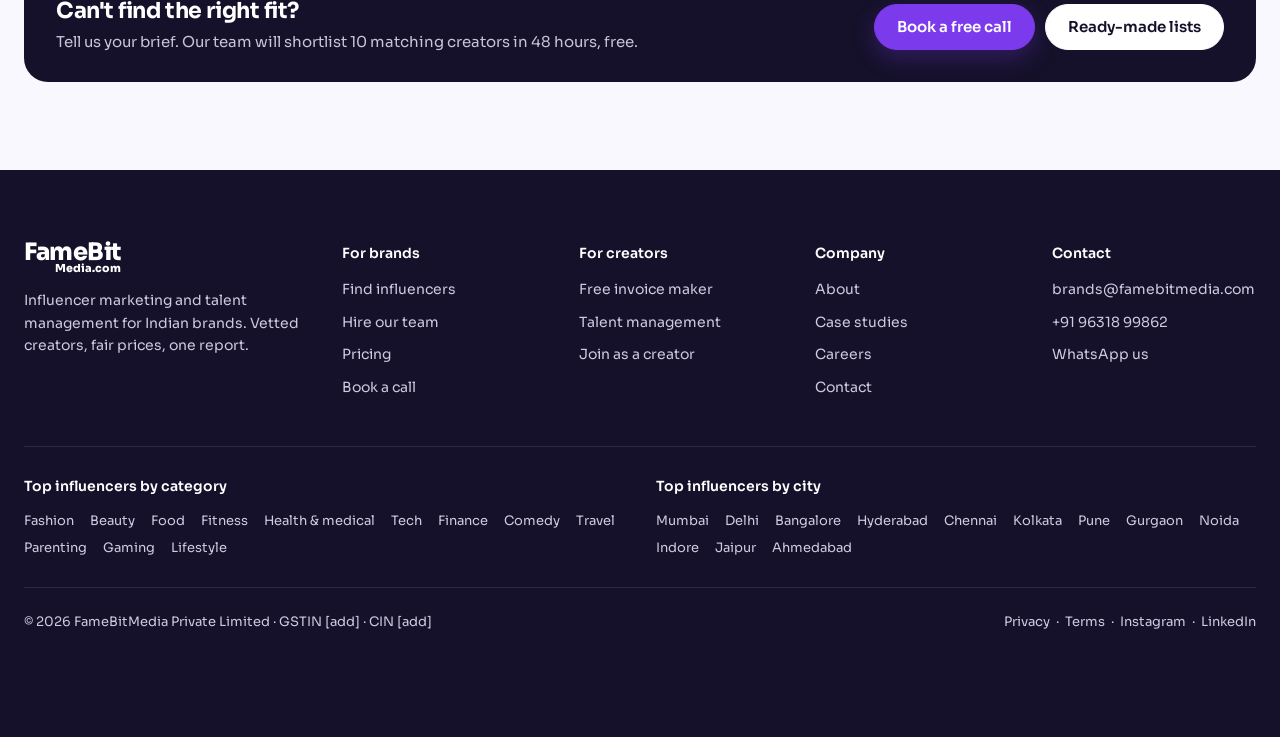
<file: creators.html>
<!doctype html>
<html lang="en-IN">
<head>
<meta charset="utf-8">
<meta name="viewport" content="width=device-width, initial-scale=1, viewport-fit=cover">
<title>Browse Indian influencers by niche and city | FameBit Media</title>
<meta name="description" content="Browse vetted Indian creators by niche, city and audience size. Shortlist, compare up to 3 and request prices. Every creator is checked for fake followers.">
<link rel="preconnect" href="https://fonts.googleapis.com"><link rel="preconnect" href="https://fonts.gstatic.com" crossorigin>
<link href="https://fonts.googleapis.com/css2?family=Sora:wght@400;500;600;700;800&display=swap" rel="stylesheet">
<link rel="stylesheet" href="styles.css">
<style>
.pg-head{padding:56px 0 28px;background:linear-gradient(180deg,#fff,var(--soft))}
.pg-head h1{font-size:clamp(30px,4vw,46px)}
.pg-head p{color:var(--mut);margin-top:12px;font-size:17px;max-width:620px}
.dir{padding:28px 0 88px;background:var(--soft)}
.tools{display:grid;grid-template-columns:minmax(0,1.4fr) repeat(3,minmax(0,1fr));gap:10px;margin-bottom:14px}
.tools .input,.tools select{min-height:46px;border:1.5px solid var(--line);border-radius:var(--r-pill);padding:0 18px;background:#fff;font-size:14px;width:100%}
.tools select{appearance:none;padding-right:38px;background:#fff url("data:image/svg+xml,%3Csvg xmlns='http://www.w3.org/2000/svg' width='12' height='12' fill='none' stroke='%23625E78' stroke-width='2'%3E%3Cpath d='M2 4l4 4 4-4'/%3E%3C/svg%3E") no-repeat right 14px center;cursor:pointer}
.search{position:relative}.search svg{position:absolute;left:16px;top:50%;width:16px;height:16px;margin-top:-8px;color:var(--mut)}
.search .input{padding-left:42px}
#dCats{flex-wrap:nowrap;overflow-x:auto;scrollbar-width:none;padding:2px 0 4px}#dCats::-webkit-scrollbar{display:none}#dCats .chip{flex:none}
.res{display:flex;justify-content:space-between;align-items:center;gap:12px;margin:18px 0 16px;font-size:14px;color:var(--mut)}
.res b{color:var(--ink)}
.res button{border:0;background:none;color:var(--p);font-weight:600;cursor:pointer;font-size:14px;padding:6px 0}
.more{text-align:center;margin-top:28px}
.help{margin-top:48px;display:flex;justify-content:space-between;align-items:center;gap:20px;flex-wrap:wrap;background:var(--ink);color:#fff;border-radius:24px;padding:28px 32px}
.help h2{font-size:22px;color:#fff}.help p{color:#C9C4DA;font-size:15px;margin-top:6px}
.help .ctas{display:flex;gap:10px;flex-wrap:wrap}
@media (max-width:1100px){.grid{grid-template-columns:repeat(3,1fr)}}
@media (max-width:980px){.grid{grid-template-columns:1fr 1fr}.tools{grid-template-columns:1fr 1fr}.tools .search{grid-column:1/-1}.tray{bottom:calc(84px + env(safe-area-inset-bottom))}}
@media (max-width:600px){
  .pg-head{padding:32px 0 18px}.pg-head h1{font-size:28px}.pg-head p{font-size:15px}
  .dir{padding:18px 0 56px}
  .tools{gap:8px}.tools .input,.tools select{min-height:42px;font-size:13px;padding:0 14px}.tools select{padding-right:32px}
  .tools #dSort{grid-column:1/-1}
  #dCats{margin:0 -24px;padding:2px 24px 4px;width:calc(100% + 48px)}
  .grid{grid-template-columns:1fr;gap:12px}
  .cc{padding:18px;gap:12px}
  .help{padding:22px;border-radius:20px}.help .ctas .btn{flex:1}
}
</style>
</head>
<body>
<a class="sr-only" href="#main">Skip to content</a>
<header class="hdr" id="hdr">
  <div class="wrap hdr-in">
    <a href="index.html" class="logo" aria-label="FameBit Media home">FameBit<small>Media.com</small></a>
    <nav class="nav" aria-label="Main">
      <div class="nav-item">
        <button class="nav-link" aria-expanded="false">Find Influencers <svg viewBox="0 0 12 12" fill="none" stroke="currentColor" stroke-width="2"><path d="M2 4l4 4 4-4"/></svg></button>
        <div class="dd">
          <a href="creators.html"><b>Browse all creators</b><span>Filter by niche, city and audience</span></a>
          <a href="lists.html"><b>Ready-made lists</b><span>Hand-picked by our team</span></a>
          <a href="compare.html"><b>Compare creators</b><span>Up to 3, side by side</span></a>
        </div>
      </div>
      <div class="nav-item">
        <button class="nav-link" aria-expanded="false">Solutions <svg viewBox="0 0 12 12" fill="none" stroke="currentColor" stroke-width="2"><path d="M2 4l4 4 4-4"/></svg></button>
        <div class="dd">
          <a href="hire-team.html" class="feat"><b>Hire the FameBit team</b><span>We run your campaign end to end</span></a>
          <a href="index.html#services"><b>Influencer marketing</b><span>Discovery to final report</span></a>
          <a href="index.html#services"><b>AI UGC content</b><span>Ad-ready creator videos</span></a>
          <a href="index.html#services"><b>Meme marketing</b><span>Reach through meme pages</span></a>
          <a href="index.html#services"><b>Telegram marketing</b><span>Niche channel promotions</span></a>
        </div>
      </div>
      <div class="nav-item"><a class="nav-link" href="hire-team.html#pricing">Pricing</a></div>
      <div class="nav-item"><a class="nav-link" href="case-studies.html">Case studies</a></div>
      <div class="nav-item">
        <button class="nav-link" aria-expanded="false">For creators <svg viewBox="0 0 12 12" fill="none" stroke="currentColor" stroke-width="2"><path d="M2 4l4 4 4-4"/></svg></button>
        <div class="dd">
          <a href="invoice.html"><b>Free invoice maker</b><span>GST-ready invoices in minutes</span></a>
          <a href="#"><b>Talent management</b><span>Let us manage your brand deals</span></a>
          <a href="#"><b>Join as a creator</b><span>Get brand deals from FameBit</span></a>
        </div>
      </div>
    </nav>
    <div class="hdr-cta">
      <a class="login" href="#">Log in</a>
      <a class="btn btn-sm" href="creators.html">Explore free</a>
      <a class="btn btn-sm btn-p" href="book-call.html">Book a free call</a>
    </div>
    <button class="burger" id="burger" aria-label="Open menu" aria-expanded="false"><svg width="20" height="20" viewBox="0 0 20 20" fill="none" stroke="currentColor" stroke-width="2"><path d="M3 6h14M3 10h14M3 14h14"/></svg></button>
  </div>
</header>

<main id="main">
<section class="pg-head">
  <div class="wrap">
    <span class="kicker">Creator directory</span>
    <h1>Browse creators</h1>
    <p>Every creator is checked for fake followers before they're listed. Filter by niche, city and audience size, then shortlist or compare.</p>
  </div>
</section>
<section class="dir">
  <div class="wrap">
    <div class="tools">
      <label class="search"><span class="sr-only">Search creators</span><svg viewBox="0 0 24 24" fill="none" stroke="currentColor" stroke-width="2.2" aria-hidden="true"><circle cx="11" cy="11" r="7"/><path d="M20 20l-3.5-3.5"/></svg><input class="input" id="dQ" type="search" placeholder="Search by name or handle"></label>
      <label class="sr-only" for="dCity">City</label><select id="dCity"><option value="">All cities</option></select>
      <label class="sr-only" for="dSize">Follower range</label><select id="dSize"><option value="">All sizes</option><option value="nano">Nano, under 10K</option><option value="micro">Micro, 10K–100K</option><option value="mid">Mid, 100K–500K</option><option value="macro">Macro, 500K–1M</option><option value="mega">Mega, 1M+</option></select>
      <label class="sr-only" for="dSort">Sort by</label><select id="dSort"><option value="trust">Sort: best audience trust</option><option value="f">Sort: most followers</option><option value="views">Sort: most average views</option><option value="eng">Sort: highest engagement</option></select>
    </div>
    <div class="demo-chips" id="dCats" role="group" aria-label="Category"></div>
    <div class="res"><span id="dCount"></span><button type="button" id="dReset" hidden>Clear filters</button></div>
    <div class="grid" id="dGrid"></div>
    <div class="more"><button type="button" class="btn" id="dMore" hidden>Show more creators</button></div>
    <div class="help">
      <div><h2>Can't find the right fit?</h2><p>Tell us your brief. Our team will shortlist 10 matching creators in 48 hours, free.</p></div>
      <div class="ctas"><a class="btn btn-p" href="book-call.html">Book a free call</a><a class="btn btn-light" href="lists.html">Ready-made lists</a></div>
    </div>
  </div>
</section>
</main>
<footer class="ftr">
  <div class="wrap">
    <div class="ftr-grid">
      <div>
        <a href="index.html" class="logo">FameBit<small>Media.com</small></a>
        <p style="margin-top:16px;max-width:280px">Influencer marketing and talent management for Indian brands. Vetted creators, fair prices, one report.</p>
      </div>
      <div><h4>For brands</h4><ul><li><a href="creators.html">Find influencers</a></li><li><a href="hire-team.html">Hire our team</a></li><li><a href="hire-team.html#pricing">Pricing</a></li><li><a href="book-call.html">Book a call</a></li></ul></div>
      <div><h4>For creators</h4><ul><li><a href="invoice.html">Free invoice maker</a></li><li><a href="#">Talent management</a></li><li><a href="#">Join as a creator</a></li></ul></div>
      <div><h4>Company</h4><ul><li><a href="#">About</a></li><li><a href="case-studies.html">Case studies</a></li><li><a href="#">Careers</a></li><li><a href="#">Contact</a></li></ul></div>
      <div><h4>Contact</h4><ul><li><a href="mailto:brands@famebitmedia.com">brands@famebitmedia.com</a></li><li><a href="tel:+919631899862">+91 96318 99862</a></li><li><a href="https://wa.me/918115767101" target="_blank" rel="noopener">WhatsApp us</a></li></ul></div>
    </div>
    <div class="ftr-seo">
      <div><h4>Top influencers by category</h4><p><a href="creators.html?cat=Fashion">Fashion</a><a href="creators.html?cat=Beauty">Beauty</a><a href="creators.html?cat=Food">Food</a><a href="creators.html?cat=Fitness">Fitness</a><a href="creators.html?cat=Health">Health &amp; medical</a><a href="creators.html?cat=Tech">Tech</a><a href="creators.html?cat=Finance">Finance</a><a href="creators.html?cat=Comedy">Comedy</a><a href="creators.html?cat=Travel">Travel</a><a href="creators.html?cat=Parenting">Parenting</a><a href="creators.html?cat=Gaming">Gaming</a><a href="creators.html?cat=Lifestyle">Lifestyle</a></p></div>
      <div><h4>Top influencers by city</h4><p><a href="creators.html?city=Mumbai">Mumbai</a><a href="creators.html?city=Delhi">Delhi</a><a href="creators.html?city=Bangalore">Bangalore</a><a href="creators.html?city=Hyderabad">Hyderabad</a><a href="creators.html?city=Chennai">Chennai</a><a href="creators.html?city=Kolkata">Kolkata</a><a href="creators.html?city=Pune">Pune</a><a href="creators.html?city=Gurgaon">Gurgaon</a><a href="creators.html?city=Noida">Noida</a><a href="creators.html?city=Indore">Indore</a><a href="creators.html?city=Jaipur">Jaipur</a><a href="creators.html?city=Ahmedabad">Ahmedabad</a></p></div>
    </div>
    <div class="ftr-bot">
      <span>© 2026 FameBitMedia Private Limited · GSTIN [add] · CIN [add]</span>
      <span><a href="/privacy">Privacy</a> &nbsp;·&nbsp; <a href="/terms">Terms</a> &nbsp;·&nbsp; <a href="https://www.instagram.com/famebitmedia/" target="_blank" rel="noopener">Instagram</a> &nbsp;·&nbsp; <a href="https://www.linkedin.com/company/famebitmedia" target="_blank" rel="noopener">LinkedIn</a></span>
    </div>
  </div>
</footer>
<div class="mbar"><a class="btn" href="https://wa.me/918115767101" target="_blank" rel="noopener">WhatsApp</a><a class="btn btn-p" href="book-call.html">Book a free call</a></div>
<script src="effects.js"></script>
<script>
/* Header: sticky border, dropdowns, mobile menu */
(function(){
  var h=document.getElementById('hdr');
  addEventListener('scroll',function(){h.classList.toggle('scrolled',scrollY>80)},{passive:true});
  document.querySelectorAll('.nav-item > button').forEach(function(b){
    b.addEventListener('click',function(e){
      var it=b.parentElement,open=!it.classList.contains('open');
      document.querySelectorAll('.nav-item.open').forEach(function(x){x.classList.remove('open');x.firstElementChild.setAttribute('aria-expanded','false')});
      if(open){it.classList.add('open');b.setAttribute('aria-expanded','true')}
      e.stopPropagation();
    });
  });
  document.addEventListener('click',function(){document.querySelectorAll('.nav-item.open').forEach(function(x){x.classList.remove('open')})});
  document.addEventListener('keydown',function(e){if(e.key==='Escape')document.querySelectorAll('.nav-item.open').forEach(function(x){x.classList.remove('open')})});
  var bg=document.getElementById('burger');
  bg.addEventListener('click',function(){var o=h.classList.toggle('menu-open');bg.setAttribute('aria-expanded',o)});
})();
</script>
<script src="data.js"></script>
<script src="site.js"></script>
<script>
/* Creator directory. TODO (developer): load creators from the API with server-side filters and paging. */
(function(){
  var $=FB.$,PER=12,shown=PER,qs=new URLSearchParams(location.search);
  var st={q:qs.get('q')||'',cat:qs.get('cat')||'All',city:qs.get('city')||'',size:qs.get('size')||'',sort:qs.get('sort')||'trust'};
  if(ALL_CATS.indexOf(st.cat)<0)st.cat='All';
  var cities=CREATORS.map(function(c){return c.city}).filter(function(c,i,a){return a.indexOf(c)===i}).sort();
  if(st.city&&cities.indexOf(st.city)<0)cities.push(st.city);
  $('#dCity').innerHTML+=cities.map(function(c){return '<option>'+esc(c)+'</option>'}).join('');
  $('#dCats').innerHTML=ALL_CATS.map(function(c){return '<button type="button" class="chip" data-c="'+c+'" aria-pressed="'+(c===st.cat)+'">'+c+'</button>'}).join('');
  $('#dQ').value=st.q;$('#dCity').value=st.city;$('#dSize').value=st.size;$('#dSort').value=st.sort;
  function list(){var q=st.q.trim().toLowerCase();
    return CREATORS.filter(function(c){return (st.cat==='All'||c.cat===st.cat)&&(!st.city||c.city===st.city)&&(!st.size||sizeOf(c.f)===st.size)&&(!q||(c.name+' '+c.handle).toLowerCase().indexOf(q)>-1)})
      .sort(function(a,b){return b[st.sort]-a[st.sort]})}
  function url(){var p=new URLSearchParams();if(st.q)p.set('q',st.q);if(st.cat!=='All')p.set('cat',st.cat);if(st.city)p.set('city',st.city);if(st.size)p.set('size',st.size);if(st.sort!=='trust')p.set('sort',st.sort);
    try{history.replaceState(null,'',location.pathname+(p.toString()?'?'+p:''))}catch(e){}}
  function render(){var L=list(),filtered=st.q||st.cat!=='All'||st.city||st.size;
    $('#dCount').innerHTML='<b>'+L.length+'</b> creator'+(L.length===1?'':'s')+(st.cat!=='All'?' in '+esc(st.cat):'')+(st.city?' · '+esc(st.city):'');
    $('#dReset').hidden=!filtered;
    $('#dGrid').innerHTML=L.length?L.slice(0,shown).map(FB.card).join(''):'<div class="empty"><b>No creators match these filters.</b><p class="mut" style="margin-top:6px">Try another city or size, or ask our team to find creators for you.</p><a class="btn btn-sm" style="margin-top:14px" href="book-call.html">Ask our team</a></div>';
    $('#dMore').hidden=L.length<=shown;$('#dMore').textContent='Show more creators ('+(L.length-shown)+' more)';url()}
  $('#dCats').addEventListener('click',function(e){var b=e.target.closest('.chip');if(!b)return;st.cat=b.dataset.c;shown=PER;$('#dCats').querySelectorAll('.chip').forEach(function(x){x.setAttribute('aria-pressed',x===b)});render()});
  var t;$('#dQ').addEventListener('input',function(){clearTimeout(t);t=setTimeout(function(){st.q=$('#dQ').value;shown=PER;render()},150)});
  $('#dCity').onchange=function(){st.city=this.value;shown=PER;render()};$('#dSize').onchange=function(){st.size=this.value;shown=PER;render()};$('#dSort').onchange=function(){st.sort=this.value;render()};
  $('#dMore').onclick=function(){shown+=PER;render()};
  $('#dReset').onclick=function(){st={q:'',cat:'All',city:'',size:'',sort:st.sort};$('#dQ').value='';$('#dCity').value='';$('#dSize').value='';$('#dCats').querySelectorAll('.chip').forEach(function(x){x.setAttribute('aria-pressed',x.dataset.c==='All')});shown=PER;render()};
  var sel=$('#dCats [aria-pressed="true"]');if(sel)$('#dCats').scrollLeft=sel.offsetLeft-40;
  FB.onChange(render);FB.tray();render();
})();
</script>
</body>
</html>
</file>
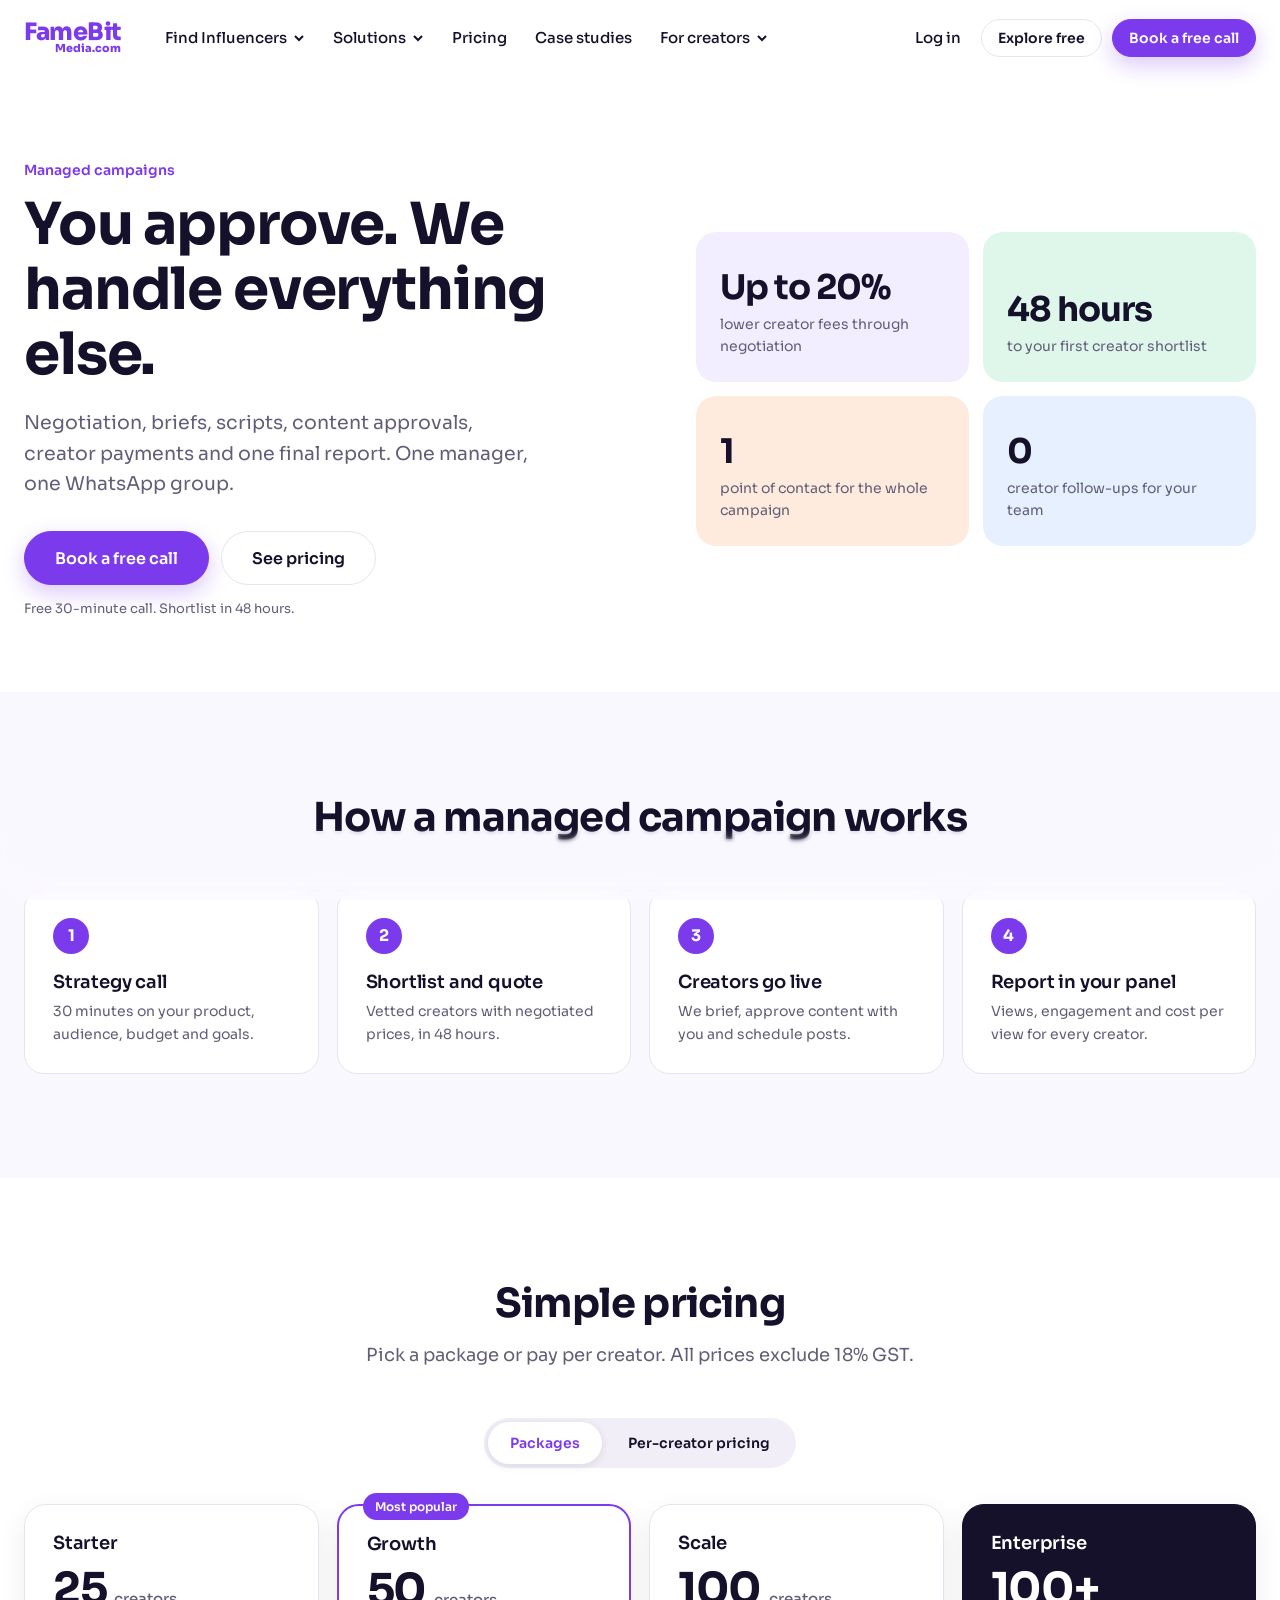
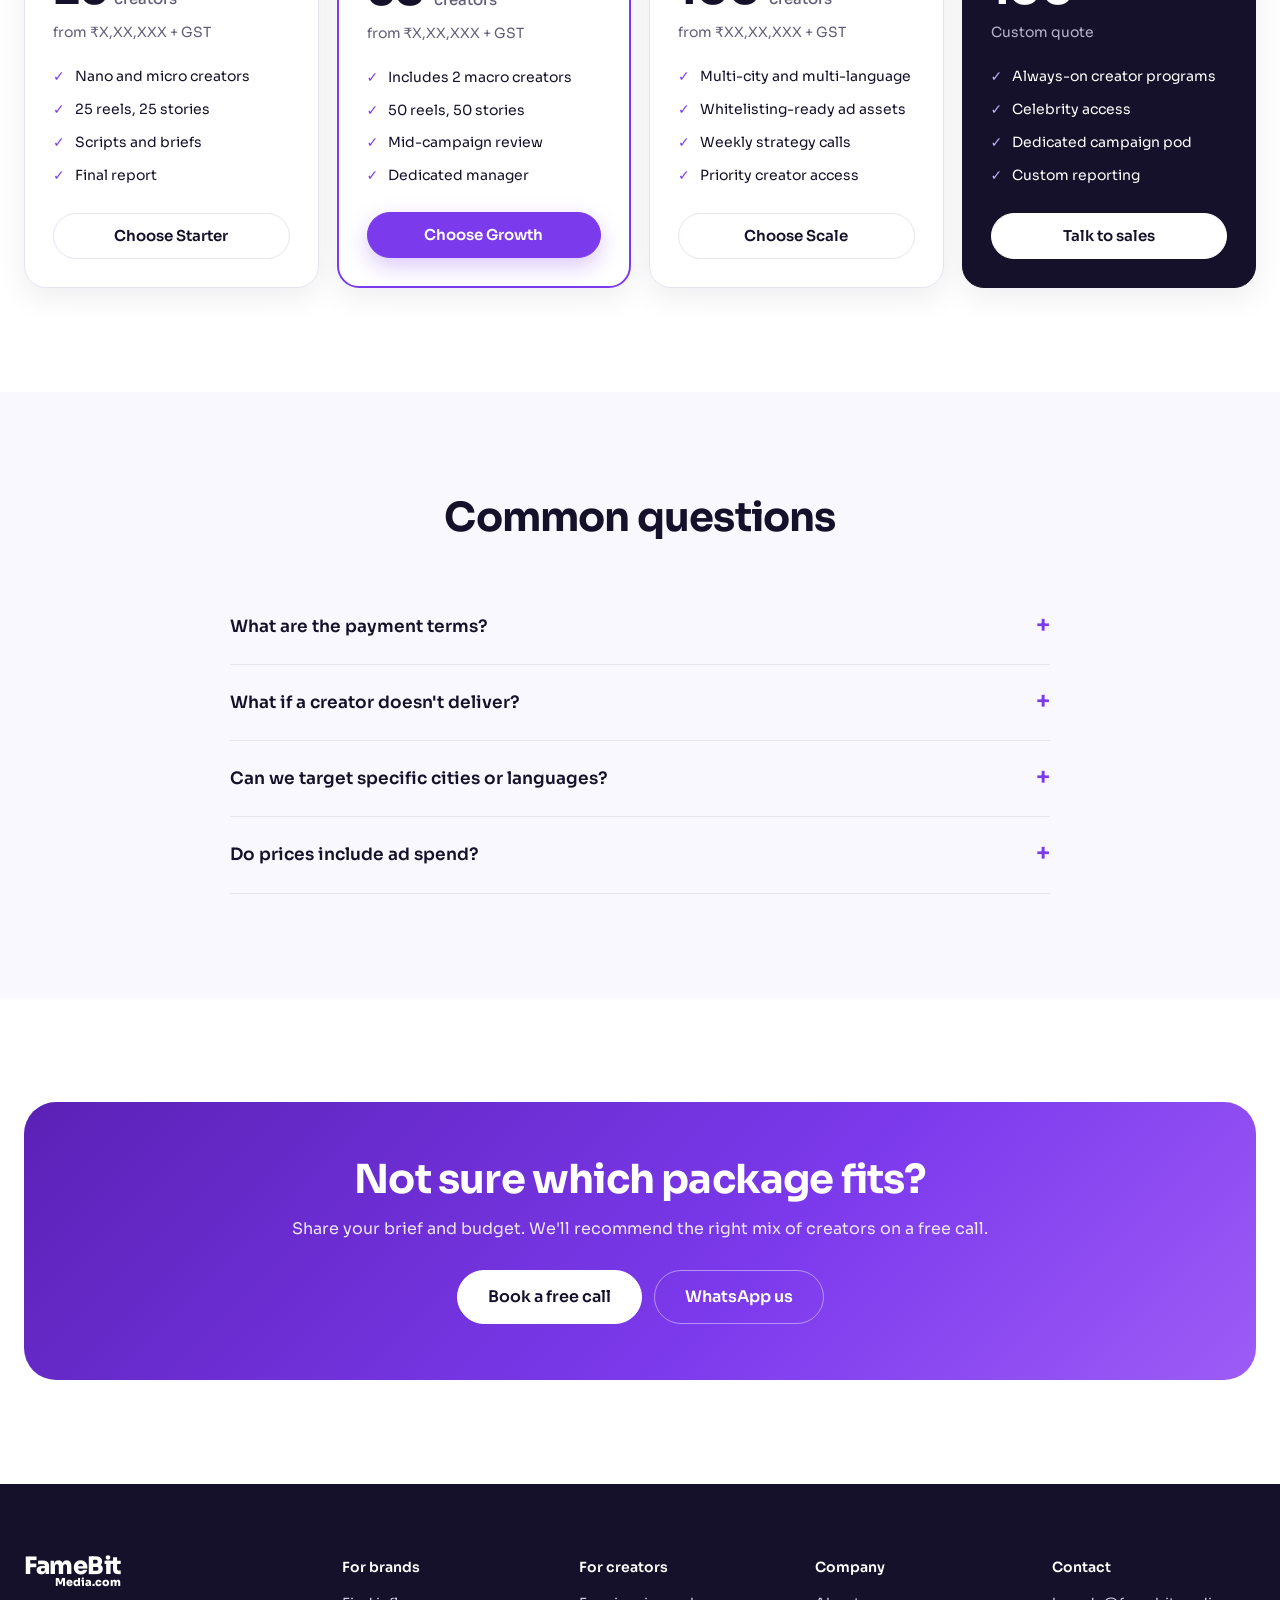
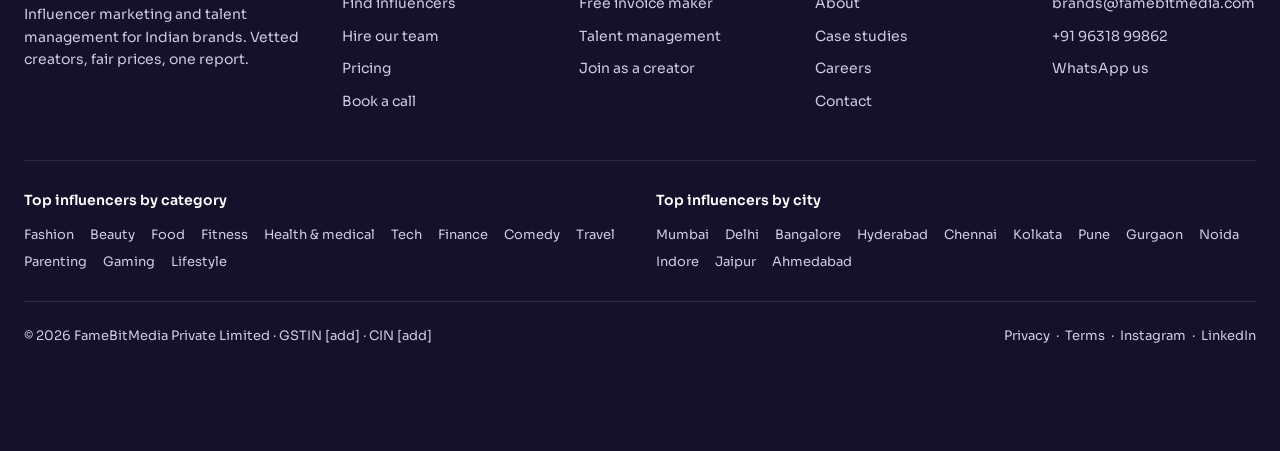
<file: hire-team.html>
<!doctype html>
<html lang="en-IN">
<head>
<meta charset="utf-8">
<meta name="viewport" content="width=device-width, initial-scale=1, viewport-fit=cover">
<title>Hire the FameBit team — Managed influencer campaigns | FameBit Media</title>
<meta name="description" content="Let FameBit run your influencer campaign end to end. Packages for 25, 50 and 100 creators, or per-creator pricing. Book a free strategy call.">
<link rel="preconnect" href="https://fonts.googleapis.com"><link rel="preconnect" href="https://fonts.gstatic.com" crossorigin>
<link href="https://fonts.googleapis.com/css2?family=Sora:wght@400;500;600;700;800&display=swap" rel="stylesheet">
<link rel="stylesheet" href="styles.css">
<style>
.ht-hero{padding:80px 0 72px}
.ht-grid{display:grid;grid-template-columns:1.1fr 1fr;gap:56px;align-items:center}
.ht-hero p.sub{font-size:19px;color:var(--mut);margin-top:20px;max-width:520px}
.ht-hero .ctas{display:flex;gap:12px;margin-top:32px;flex-wrap:wrap}
.tiles{display:grid;grid-template-columns:1fr 1fr;gap:14px}
.tile{border-radius:20px;padding:24px;min-height:150px;display:flex;flex-direction:column;justify-content:flex-end}
.tile b{font-size:34px;letter-spacing:-.03em;line-height:1}
.tile span{font-size:14px;color:var(--mut);margin-top:8px}
.steps{display:grid;grid-template-columns:repeat(4,1fr);gap:18px;counter-reset:s}
.step{position:relative;padding:28px;border-radius:20px;background:#fff;border:1px solid var(--line)}
.step::before{counter-increment:s;content:counter(s);width:36px;height:36px;border-radius:50%;background:var(--p);color:#fff;display:flex;align-items:center;justify-content:center;font-weight:700;margin-bottom:18px}
.step h3{font-size:18px}.step p{font-size:14px;color:var(--mut);margin-top:8px}
.toggle{display:flex;gap:4px;background:#F1EEF8;border-radius:var(--r-pill);padding:4px;width:max-content;margin:0 auto 36px}
.toggle button{border:0;background:transparent;border-radius:var(--r-pill);padding:10px 22px;font-weight:600;cursor:pointer;font-size:14px}
.toggle button[aria-selected="true"]{background:#fff;box-shadow:0 2px 8px rgba(21,17,42,.1);color:var(--p)}
.plans{display:grid;grid-template-columns:repeat(4,1fr);gap:18px;align-items:stretch}
.plan{padding:28px;display:flex;flex-direction:column;border-radius:22px}
.plan h3{font-size:18px}
.plan .n{font-size:44px;font-weight:700;letter-spacing:-.03em;margin-top:14px;line-height:1}
.plan .n small{font-size:15px;font-weight:500;color:var(--mut);letter-spacing:0}
.plan .price{font-size:14px;color:var(--mut);margin-top:10px}
.plan ul{list-style:none;padding:0;margin:22px 0 26px;display:grid;gap:10px;font-size:14px;flex:1}
.plan li{display:flex;gap:10px}.plan li::before{content:"✓";color:var(--p);font-weight:800}
.plan.pop{border:2px solid var(--p);position:relative}
.plan.pop .flag{position:absolute;top:-13px;left:24px;background:var(--p);color:#fff;border-radius:var(--r-pill);padding:4px 12px;font-size:12px;font-weight:600}
.plan.ent{background:var(--ink);color:#fff;border-color:var(--ink)}
.plan.ent .price,.plan.ent .n small{color:#B9B3CC}.plan.ent li::before{color:#C4B5FD}
.rate{overflow-x:auto}
.rate table{width:100%;border-collapse:collapse;min-width:640px;font-size:15px}
.rate th,.rate td{padding:16px 20px;text-align:left;border-bottom:1px solid var(--line)}
.rate th{font-size:13px;font-weight:500;color:var(--mut);background:var(--soft)}
.rate tr:last-child td{border-bottom:0}
.addons{display:grid;grid-template-columns:repeat(3,1fr);gap:12px;margin-top:20px}
.addon{display:flex;justify-content:space-between;gap:12px;padding:16px 18px;border:1px solid var(--line);border-radius:14px;font-size:14px;background:#fff}
.faq{max-width:820px;margin:0 auto}
.faq details{border-bottom:1px solid var(--line);padding:6px 0}
.faq summary{list-style:none;cursor:pointer;display:flex;justify-content:space-between;gap:16px;padding:18px 0;font-weight:600;font-size:17px}
.faq summary::-webkit-details-marker{display:none}
.faq summary::after{content:"+";font-size:24px;line-height:1;color:var(--p)}
.faq details[open] summary::after{content:"–"}
.faq details p{padding:0 0 20px;color:var(--mut)}
.band{background:linear-gradient(135deg,var(--p-deep),var(--p) 60%,#9D5CF6);border-radius:32px;padding:56px;color:#fff;text-align:center}
.band h2{color:#fff;max-width:640px;margin:0 auto}
.band p{opacity:.88;margin-top:14px}
.band .ctas{display:flex;gap:12px;justify-content:center;margin-top:28px;flex-wrap:wrap}
@media (max-width:980px){.ht-grid{grid-template-columns:1fr}.steps,.plans{grid-template-columns:1fr 1fr}.addons{grid-template-columns:1fr}.band{padding:36px}}
@media (max-width:600px){
  section{padding:52px 0}.sec-head{margin-bottom:26px}h2{font-size:26px}
  .ht-hero{padding:40px 0 36px}.ht-hero h1{font-size:34px}.ht-hero p.sub{font-size:16px}.ht-grid{gap:28px}
  .tile{min-height:120px;padding:18px}.tile b{font-size:28px}
  /* steps and plans: swipe rows instead of long stacks */
  .steps,.plans{display:flex;overflow-x:auto;scroll-snap-type:x mandatory;gap:12px;margin:0 -24px;padding:16px 24px 14px;scroll-padding:0 24px;scrollbar-width:none}
  .steps::-webkit-scrollbar,.plans::-webkit-scrollbar{display:none}
  .steps>*,.plans>*{flex:0 0 80%;scroll-snap-align:start}
  .step{padding:22px}
  .toggle{margin-bottom:22px}.toggle button{padding:10px 16px}
  .addons{gap:8px}.faq summary{font-size:16px}
  .band{padding:28px;border-radius:24px}.band .ctas .btn{width:100%}
}
</style>
</head>
<body>
<a class="sr-only" href="#main">Skip to content</a>
<header class="hdr" id="hdr">
  <div class="wrap hdr-in">
    <a href="index.html" class="logo" aria-label="FameBit Media home">FameBit<small>Media.com</small></a>
    <nav class="nav" aria-label="Main">
      <div class="nav-item">
        <button class="nav-link" aria-expanded="false">Find Influencers <svg viewBox="0 0 12 12" fill="none" stroke="currentColor" stroke-width="2"><path d="M2 4l4 4 4-4"/></svg></button>
        <div class="dd">
          <a href="creators.html"><b>Browse all creators</b><span>Filter by niche, city and audience</span></a>
          <a href="lists.html"><b>Ready-made lists</b><span>Hand-picked by our team</span></a>
          <a href="compare.html"><b>Compare creators</b><span>Up to 3, side by side</span></a>
        </div>
      </div>
      <div class="nav-item">
        <button class="nav-link" aria-expanded="false">Solutions <svg viewBox="0 0 12 12" fill="none" stroke="currentColor" stroke-width="2"><path d="M2 4l4 4 4-4"/></svg></button>
        <div class="dd">
          <a href="hire-team.html" class="feat"><b>Hire the FameBit team</b><span>We run your campaign end to end</span></a>
          <a href="index.html#services"><b>Influencer marketing</b><span>Discovery to final report</span></a>
          <a href="index.html#services"><b>AI UGC content</b><span>Ad-ready creator videos</span></a>
          <a href="index.html#services"><b>Meme marketing</b><span>Reach through meme pages</span></a>
          <a href="index.html#services"><b>Telegram marketing</b><span>Niche channel promotions</span></a>
        </div>
      </div>
      <div class="nav-item"><a class="nav-link" href="hire-team.html#pricing">Pricing</a></div>
      <div class="nav-item"><a class="nav-link" href="case-studies.html">Case studies</a></div>
      <div class="nav-item">
        <button class="nav-link" aria-expanded="false">For creators <svg viewBox="0 0 12 12" fill="none" stroke="currentColor" stroke-width="2"><path d="M2 4l4 4 4-4"/></svg></button>
        <div class="dd">
          <a href="invoice.html"><b>Free invoice maker</b><span>GST-ready invoices in minutes</span></a>
          <a href="#"><b>Talent management</b><span>Let us manage your brand deals</span></a>
          <a href="#"><b>Join as a creator</b><span>Get brand deals from FameBit</span></a>
        </div>
      </div>
    </nav>
    <div class="hdr-cta">
      <a class="login" href="#">Log in</a>
      <a class="btn btn-sm" href="creators.html">Explore free</a>
      <a class="btn btn-sm btn-p" href="book-call.html">Book a free call</a>
    </div>
    <button class="burger" id="burger" aria-label="Open menu" aria-expanded="false"><svg width="20" height="20" viewBox="0 0 20 20" fill="none" stroke="currentColor" stroke-width="2"><path d="M3 6h14M3 10h14M3 14h14"/></svg></button>
  </div>
</header>

<main id="main">
<section class="ht-hero">
  <div class="wrap ht-grid">
    <div>
      <span class="kicker">Managed campaigns</span>
      <h1>You approve. We handle everything else.</h1>
      <p class="sub">Negotiation, briefs, scripts, content approvals, creator payments and one final report. One manager, one WhatsApp group.</p>
      <div class="ctas"><a class="btn btn-p btn-lg" href="book-call.html">Book a free call</a><a class="btn btn-lg" href="#pricing">See pricing</a></div>
      <p class="micro">Free 30-minute call. Shortlist in 48 hours.</p>
    </div>
    <div class="tiles">
      <div class="tile" style="background:var(--lav)"><b>Up to 20%</b><span>lower creator fees through negotiation</span></div>
      <div class="tile" style="background:var(--mint)"><b>48 hours</b><span>to your first creator shortlist</span></div>
      <div class="tile" style="background:var(--peach)"><b>1</b><span>point of contact for the whole campaign</span></div>
      <div class="tile" style="background:var(--sky)"><b>0</b><span>creator follow-ups for your team</span></div>
    </div>
  </div>
</section>

<section style="background:var(--soft)">
  <div class="wrap">
    <div class="sec-head center"><h2>How a managed campaign works</h2></div>
    <div class="steps">
      <div class="step"><h3>Strategy call</h3><p>30 minutes on your product, audience, budget and goals.</p></div>
      <div class="step"><h3>Shortlist and quote</h3><p>Vetted creators with negotiated prices, in 48 hours.</p></div>
      <div class="step"><h3>Creators go live</h3><p>We brief, approve content with you and schedule posts.</p></div>
      <div class="step"><h3>Report in your panel</h3><p>Views, engagement and cost per view for every creator.</p></div>
    </div>
  </div>
</section>

<section id="pricing">
  <div class="wrap">
    <div class="sec-head center"><h2>Simple pricing</h2><p>Pick a package or pay per creator. All prices exclude 18% GST.</p></div>
    <div class="toggle" role="tablist">
      <button role="tab" aria-selected="true" aria-controls="tabPkg" id="bPkg">Packages</button>
      <button role="tab" aria-selected="false" aria-controls="tabPer" id="bPer">Per-creator pricing</button>
    </div>
    <div id="tabPkg" role="tabpanel" aria-labelledby="bPkg">
      <div class="plans">
        <div class="card plan"><h3>Starter</h3><div class="n">25 <small>creators</small></div><div class="price">from ₹X,XX,XXX + GST</div><ul><li>Nano and micro creators</li><li>25 reels, 25 stories</li><li>Scripts and briefs</li><li>Final report</li></ul><a class="btn btn-block" href="book-call.html?plan=starter">Choose Starter</a></div>
        <div class="card plan pop"><span class="flag">Most popular</span><h3>Growth</h3><div class="n">50 <small>creators</small></div><div class="price">from ₹X,XX,XXX + GST</div><ul><li>Includes 2 macro creators</li><li>50 reels, 50 stories</li><li>Mid-campaign review</li><li>Dedicated manager</li></ul><a class="btn btn-p btn-block" href="book-call.html?plan=growth">Choose Growth</a></div>
        <div class="card plan"><h3>Scale</h3><div class="n">100 <small>creators</small></div><div class="price">from ₹XX,XX,XXX + GST</div><ul><li>Multi-city and multi-language</li><li>Whitelisting-ready ad assets</li><li>Weekly strategy calls</li><li>Priority creator access</li></ul><a class="btn btn-block" href="book-call.html?plan=scale">Choose Scale</a></div>
        <div class="card plan ent"><h3>Enterprise</h3><div class="n">100+</div><div class="price">Custom quote</div><ul><li>Always-on creator programs</li><li>Celebrity access</li><li>Dedicated campaign pod</li><li>Custom reporting</li></ul><a class="btn btn-light btn-block" href="book-call.html?plan=enterprise">Talk to sales</a></div>
      </div>
    </div>
    <div id="tabPer" role="tabpanel" aria-labelledby="bPer" hidden>
      <div class="card rate"><table>
        <thead><tr><th>Creator size</th><th>Followers</th><th>Typical reel fee</th><th>FameBit management fee</th></tr></thead>
        <tbody>
          <tr><td><b>Nano</b></td><td>Under 10K</td><td>₹X,XXX – ₹X,XXX</td><td>₹X,XXX per creator</td></tr>
          <tr><td><b>Micro</b></td><td>10K – 100K</td><td>₹X,XXX – ₹XX,XXX</td><td>₹X,XXX per creator</td></tr>
          <tr><td><b>Mid</b></td><td>100K – 500K</td><td>₹XX,XXX – ₹X,XX,XXX</td><td>XX% of creator fee</td></tr>
          <tr><td><b>Macro</b></td><td>500K – 1M</td><td>₹X,XX,XXX+</td><td>XX% of creator fee</td></tr>
          <tr><td><b>Mega</b></td><td>1M+</td><td>On request</td><td>Custom</td></tr>
        </tbody></table></div>
      <h3 style="margin-top:36px">Add-ons</h3>
      <div class="addons">
        <div class="addon"><span>Usage rights for paid ads (30 days)</span><b>₹X,XXX</b></div>
        <div class="addon"><span>Whitelisting / partnership ads</span><b>₹X,XXX</b></div>
        <div class="addon"><span>Extra story per creator</span><b>₹X,XXX</b></div>
        <div class="addon"><span>Script writing</span><b>₹X,XXX</b></div>
        <div class="addon"><span>Express turnaround (7 days)</span><b>+XX%</b></div>
        <div class="addon"><span>Raw footage delivery</span><b>₹X,XXX</b></div>
      </div>
    </div>
  </div>
</section>

<section style="background:var(--soft)">
  <div class="wrap">
    <div class="sec-head center"><h2>Common questions</h2></div>
    <div class="faq">
      <details><summary>What are the payment terms?</summary><p>Replace with your terms, for example 50% on confirming creators and 50% before go-live. Payments by UPI, card or bank transfer.</p></details>
      <details><summary>What if a creator doesn't deliver?</summary><p>We replace the creator at no extra cost or refund that creator's fee.</p></details>
      <details><summary>Can we target specific cities or languages?</summary><p>Yes. We work with creators across India in 20+ languages.</p></details>
      <details><summary>Do prices include ad spend?</summary><p>No. Packages cover creator fees and management. Paid ad boosting is billed separately if you choose it.</p></details>
    </div>
  </div>
</section>

<section>
  <div class="wrap"><div class="band"><h2>Not sure which package fits?</h2><p>Share your brief and budget. We'll recommend the right mix of creators on a free call.</p><div class="ctas"><a class="btn btn-light btn-lg" href="book-call.html">Book a free call</a><a class="btn btn-ghost-light btn-lg" href="https://wa.me/918115767101" target="_blank" rel="noopener">WhatsApp us</a></div></div></div>
</section>
</main>
<footer class="ftr">
  <div class="wrap">
    <div class="ftr-grid">
      <div>
        <a href="index.html" class="logo">FameBit<small>Media.com</small></a>
        <p style="margin-top:16px;max-width:280px">Influencer marketing and talent management for Indian brands. Vetted creators, fair prices, one report.</p>
      </div>
      <div><h4>For brands</h4><ul><li><a href="creators.html">Find influencers</a></li><li><a href="hire-team.html">Hire our team</a></li><li><a href="hire-team.html#pricing">Pricing</a></li><li><a href="book-call.html">Book a call</a></li></ul></div>
      <div><h4>For creators</h4><ul><li><a href="invoice.html">Free invoice maker</a></li><li><a href="#">Talent management</a></li><li><a href="#">Join as a creator</a></li></ul></div>
      <div><h4>Company</h4><ul><li><a href="#">About</a></li><li><a href="case-studies.html">Case studies</a></li><li><a href="#">Careers</a></li><li><a href="#">Contact</a></li></ul></div>
      <div><h4>Contact</h4><ul><li><a href="mailto:brands@famebitmedia.com">brands@famebitmedia.com</a></li><li><a href="tel:+919631899862">+91 96318 99862</a></li><li><a href="https://wa.me/918115767101" target="_blank" rel="noopener">WhatsApp us</a></li></ul></div>
    </div>
    <div class="ftr-seo">
      <div><h4>Top influencers by category</h4><p><a href="creators.html?cat=Fashion">Fashion</a><a href="creators.html?cat=Beauty">Beauty</a><a href="creators.html?cat=Food">Food</a><a href="creators.html?cat=Fitness">Fitness</a><a href="creators.html?cat=Health">Health &amp; medical</a><a href="creators.html?cat=Tech">Tech</a><a href="creators.html?cat=Finance">Finance</a><a href="creators.html?cat=Comedy">Comedy</a><a href="creators.html?cat=Travel">Travel</a><a href="creators.html?cat=Parenting">Parenting</a><a href="creators.html?cat=Gaming">Gaming</a><a href="creators.html?cat=Lifestyle">Lifestyle</a></p></div>
      <div><h4>Top influencers by city</h4><p><a href="creators.html?city=Mumbai">Mumbai</a><a href="creators.html?city=Delhi">Delhi</a><a href="creators.html?city=Bangalore">Bangalore</a><a href="creators.html?city=Hyderabad">Hyderabad</a><a href="creators.html?city=Chennai">Chennai</a><a href="creators.html?city=Kolkata">Kolkata</a><a href="creators.html?city=Pune">Pune</a><a href="creators.html?city=Gurgaon">Gurgaon</a><a href="creators.html?city=Noida">Noida</a><a href="creators.html?city=Indore">Indore</a><a href="creators.html?city=Jaipur">Jaipur</a><a href="creators.html?city=Ahmedabad">Ahmedabad</a></p></div>
    </div>
    <div class="ftr-bot">
      <span>© 2026 FameBitMedia Private Limited · GSTIN [add] · CIN [add]</span>
      <span><a href="/privacy">Privacy</a> &nbsp;·&nbsp; <a href="/terms">Terms</a> &nbsp;·&nbsp; <a href="https://www.instagram.com/famebitmedia/" target="_blank" rel="noopener">Instagram</a> &nbsp;·&nbsp; <a href="https://www.linkedin.com/company/famebitmedia" target="_blank" rel="noopener">LinkedIn</a></span>
    </div>
  </div>
</footer>
<div class="mbar"><a class="btn" href="https://wa.me/918115767101" target="_blank" rel="noopener">WhatsApp</a><a class="btn btn-p" href="book-call.html">Book a free call</a></div>
<script src="effects.js"></script>
<script>
/* Header: sticky border, dropdowns, mobile menu */
(function(){
  var h=document.getElementById('hdr');
  addEventListener('scroll',function(){h.classList.toggle('scrolled',scrollY>80)},{passive:true});
  document.querySelectorAll('.nav-item > button').forEach(function(b){
    b.addEventListener('click',function(e){
      var it=b.parentElement,open=!it.classList.contains('open');
      document.querySelectorAll('.nav-item.open').forEach(function(x){x.classList.remove('open');x.firstElementChild.setAttribute('aria-expanded','false')});
      if(open){it.classList.add('open');b.setAttribute('aria-expanded','true')}
      e.stopPropagation();
    });
  });
  document.addEventListener('click',function(){document.querySelectorAll('.nav-item.open').forEach(function(x){x.classList.remove('open')})});
  document.addEventListener('keydown',function(e){if(e.key==='Escape')document.querySelectorAll('.nav-item.open').forEach(function(x){x.classList.remove('open')})});
  var bg=document.getElementById('burger');
  bg.addEventListener('click',function(){var o=h.classList.toggle('menu-open');bg.setAttribute('aria-expanded',o)});
})();
</script>

<script>
(function(){var a=document.getElementById('bPkg'),b=document.getElementById('bPer'),A=document.getElementById('tabPkg'),B=document.getElementById('tabPer');
 function sel(x){a.setAttribute('aria-selected',x===a);b.setAttribute('aria-selected',x===b);A.hidden=x!==a;B.hidden=x!==b}
 a.onclick=function(){sel(a)};b.onclick=function(){sel(b)};})();
</script>
</body>
</html>
</file>
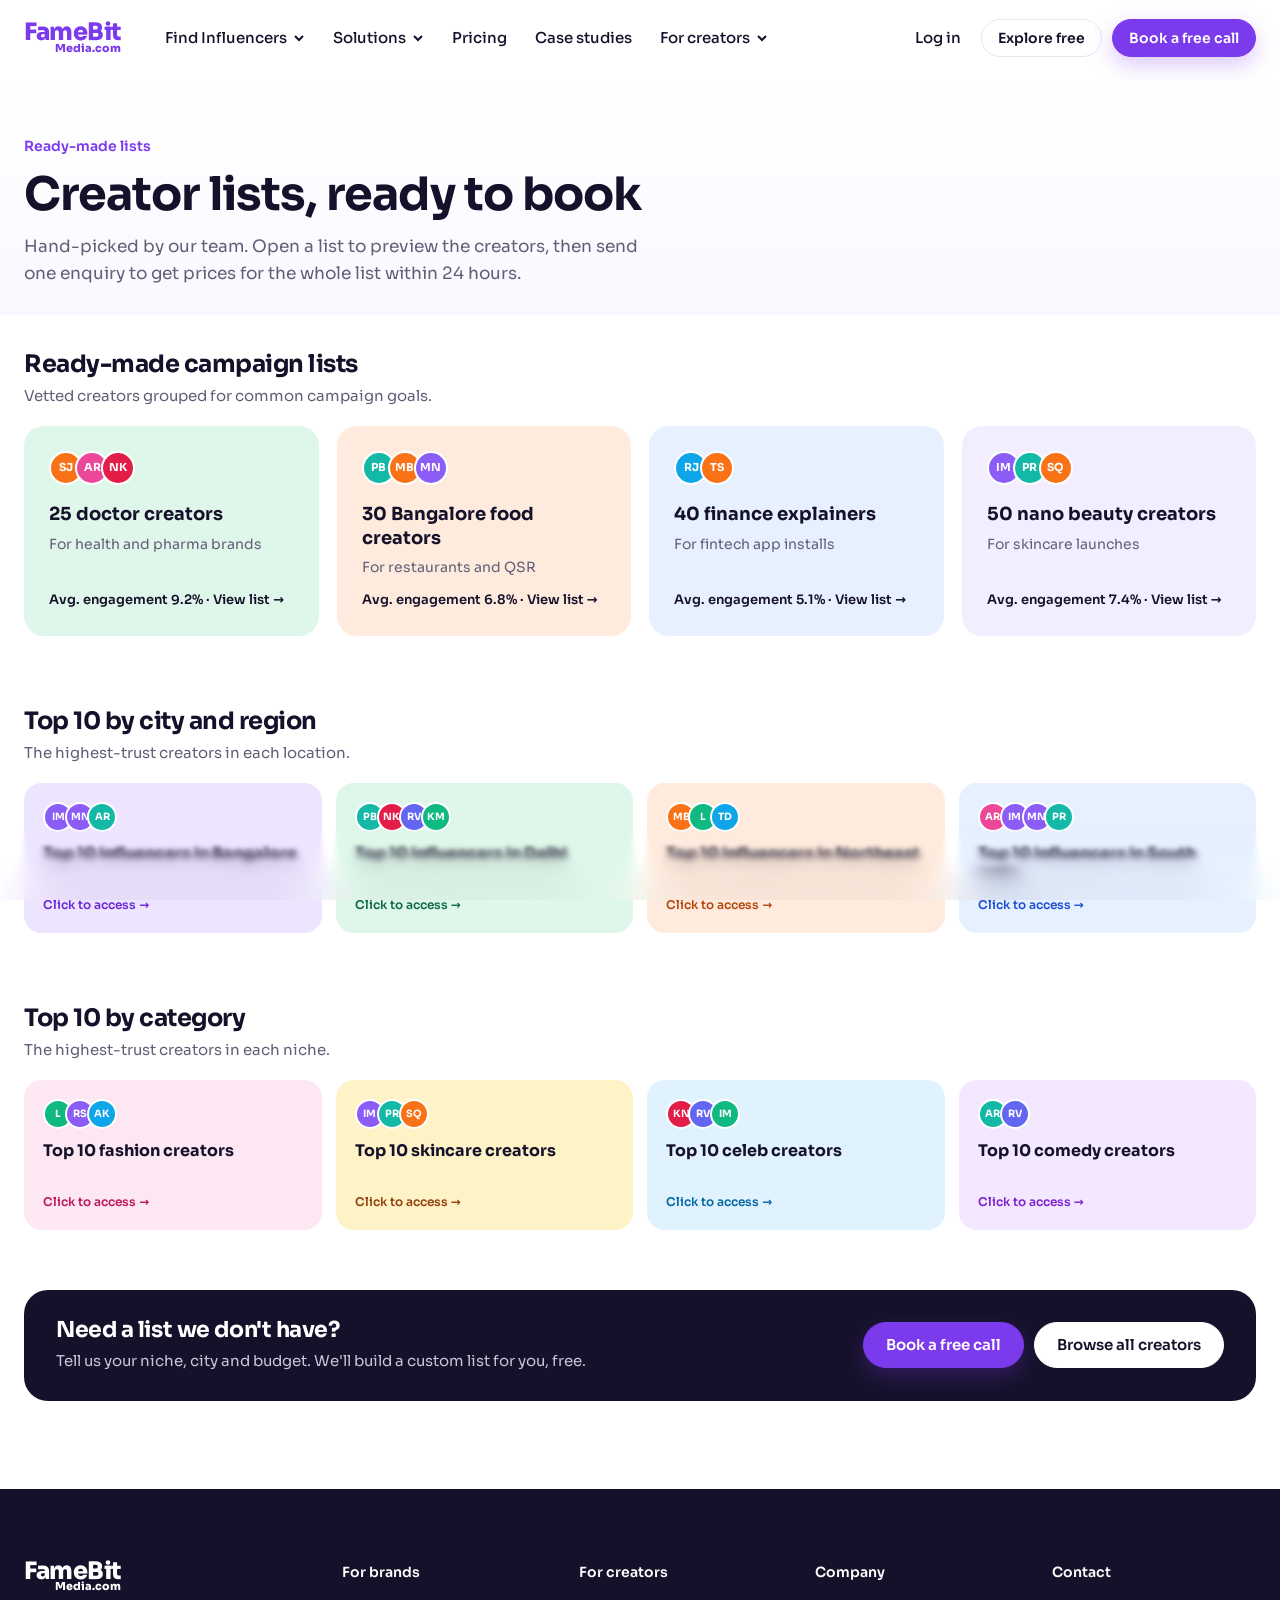
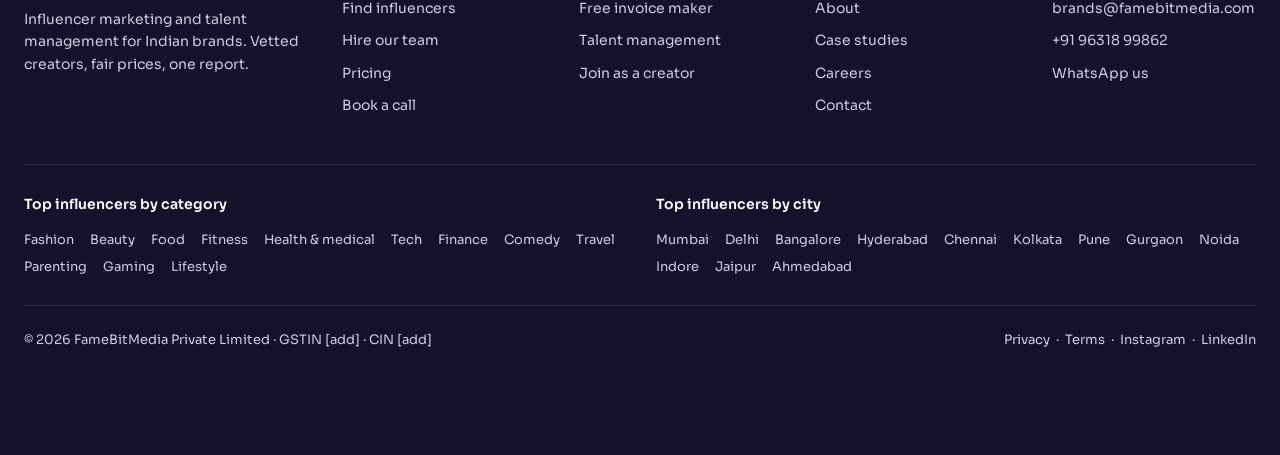
<file: lists.html>
<!doctype html>
<html lang="en-IN">
<head>
<meta charset="utf-8">
<meta name="viewport" content="width=device-width, initial-scale=1, viewport-fit=cover">
<title>Ready-made influencer lists | FameBit Media</title>
<meta name="description" content="Hand-picked lists of vetted Indian creators by niche and city. Send one enquiry and get prices for the whole list in 24 hours.">
<link rel="preconnect" href="https://fonts.googleapis.com"><link rel="preconnect" href="https://fonts.gstatic.com" crossorigin>
<link href="https://fonts.googleapis.com/css2?family=Sora:wght@400;500;600;700;800&display=swap" rel="stylesheet">
<link rel="stylesheet" href="styles.css">
<style>
.pg-head{padding:56px 0 28px;background:linear-gradient(180deg,#fff,var(--soft))}
.pg-head h1{font-size:clamp(30px,4vw,46px)}
.pg-head p{color:var(--mut);margin-top:12px;font-size:17px;max-width:620px}
.lsec{padding:36px 0}
.lsec h2{font-size:24px;margin-bottom:6px}.lsec .sub{color:var(--mut);font-size:15px;margin-bottom:18px}
.tops{display:grid;grid-template-columns:repeat(4,1fr);gap:14px}
.top10{--bg:var(--lav);--ink:var(--p);text-align:left;border:1px solid transparent;background:var(--bg);border-radius:18px;padding:18px;cursor:pointer;display:flex;flex-direction:column;gap:6px;min-height:150px;transition:border-color .15s}
.top10:hover{border-color:var(--ink)}
.top10 .faces{display:flex;margin-bottom:6px}.top10 .faces .av{width:30px;height:30px;font-size:10px;border:2px solid #fff;margin-left:-8px}.top10 .faces .av:first-child{margin-left:0}
.top10 b{font-size:16px;line-height:1.3}
.top10 small{margin-top:auto;font-size:12px;font-weight:600;color:var(--ink)}
.tops .top10:nth-child(4n+1){--bg:#EDE4FF;--ink:#6D28D9}.tops .top10:nth-child(4n+2){--bg:#DFF7EA;--ink:#0F6B45}.tops .top10:nth-child(4n+3){--bg:#FFEBDD;--ink:#B4480F}.tops .top10:nth-child(4n+4){--bg:#E6F0FF;--ink:#1D4ED8}
#tCat .top10:nth-child(4n+1){--bg:#FCE7F3;--ink:#BE185D}#tCat .top10:nth-child(4n+2){--bg:#FEF3C7;--ink:#92400E}#tCat .top10:nth-child(4n+3){--bg:#E0F2FE;--ink:#0369A1}#tCat .top10:nth-child(4n+4){--bg:#F3E8FF;--ink:#7E22CE}
.custom{margin:24px 0 88px;display:flex;justify-content:space-between;align-items:center;gap:20px;flex-wrap:wrap;background:var(--ink);color:#fff;border-radius:24px;padding:28px 32px}
.custom h2{font-size:22px;color:#fff}.custom p{color:#C9C4DA;font-size:15px;margin-top:6px}
.custom .ctas{display:flex;gap:10px;flex-wrap:wrap}
/* list preview inside the enquiry pop-up */
.lp{border:1px solid var(--line);border-radius:14px;margin:-6px 0 18px;overflow:hidden}
.lp a{display:flex;align-items:center;gap:10px;padding:10px 12px;border-top:1px solid var(--line)}
.lp a:first-child{border-top:0}
.lp .av{width:34px;height:34px;font-size:12px}
.lp b{display:block;font-size:13px}.lp small{font-size:11px;color:var(--mut)}
.lp .n{margin-left:auto;font-size:13px;font-weight:700;text-align:right}.lp .n span{display:block;font-size:10px;font-weight:500;color:var(--mut)}
.lp p{padding:10px 12px;font-size:12px;color:var(--mut);background:var(--soft);border-top:1px solid var(--line)}
@media (max-width:980px){.lists,.tops{grid-template-columns:1fr 1fr}}
@media (max-width:600px){
  .pg-head{padding:32px 0 14px}.pg-head h1{font-size:28px}.pg-head p{font-size:15px}
  .lsec{padding:24px 0}.lsec h2{font-size:20px}.lsec .sub{font-size:14px;margin-bottom:14px}
  .lists,.tops{gap:10px}
  .list{min-height:0;padding:16px;gap:4px}.list b{font-size:15px}.list .mut{font-size:12px!important}.list .m{font-size:12px;margin-top:8px}
  .list .faces .av{width:28px;height:28px;font-size:10px}
  .top10{min-height:0;padding:14px}.top10 b{font-size:14px}
  .custom{margin-bottom:56px;padding:22px;border-radius:20px}.custom .ctas .btn{flex:1}
}
</style>
</head>
<body>
<a class="sr-only" href="#main">Skip to content</a>
<header class="hdr" id="hdr">
  <div class="wrap hdr-in">
    <a href="index.html" class="logo" aria-label="FameBit Media home">FameBit<small>Media.com</small></a>
    <nav class="nav" aria-label="Main">
      <div class="nav-item">
        <button class="nav-link" aria-expanded="false">Find Influencers <svg viewBox="0 0 12 12" fill="none" stroke="currentColor" stroke-width="2"><path d="M2 4l4 4 4-4"/></svg></button>
        <div class="dd">
          <a href="creators.html"><b>Browse all creators</b><span>Filter by niche, city and audience</span></a>
          <a href="lists.html"><b>Ready-made lists</b><span>Hand-picked by our team</span></a>
          <a href="compare.html"><b>Compare creators</b><span>Up to 3, side by side</span></a>
        </div>
      </div>
      <div class="nav-item">
        <button class="nav-link" aria-expanded="false">Solutions <svg viewBox="0 0 12 12" fill="none" stroke="currentColor" stroke-width="2"><path d="M2 4l4 4 4-4"/></svg></button>
        <div class="dd">
          <a href="hire-team.html" class="feat"><b>Hire the FameBit team</b><span>We run your campaign end to end</span></a>
          <a href="index.html#services"><b>Influencer marketing</b><span>Discovery to final report</span></a>
          <a href="index.html#services"><b>AI UGC content</b><span>Ad-ready creator videos</span></a>
          <a href="index.html#services"><b>Meme marketing</b><span>Reach through meme pages</span></a>
          <a href="index.html#services"><b>Telegram marketing</b><span>Niche channel promotions</span></a>
        </div>
      </div>
      <div class="nav-item"><a class="nav-link" href="hire-team.html#pricing">Pricing</a></div>
      <div class="nav-item"><a class="nav-link" href="case-studies.html">Case studies</a></div>
      <div class="nav-item">
        <button class="nav-link" aria-expanded="false">For creators <svg viewBox="0 0 12 12" fill="none" stroke="currentColor" stroke-width="2"><path d="M2 4l4 4 4-4"/></svg></button>
        <div class="dd">
          <a href="invoice.html"><b>Free invoice maker</b><span>GST-ready invoices in minutes</span></a>
          <a href="#"><b>Talent management</b><span>Let us manage your brand deals</span></a>
          <a href="#"><b>Join as a creator</b><span>Get brand deals from FameBit</span></a>
        </div>
      </div>
    </nav>
    <div class="hdr-cta">
      <a class="login" href="#">Log in</a>
      <a class="btn btn-sm" href="creators.html">Explore free</a>
      <a class="btn btn-sm btn-p" href="book-call.html">Book a free call</a>
    </div>
    <button class="burger" id="burger" aria-label="Open menu" aria-expanded="false"><svg width="20" height="20" viewBox="0 0 20 20" fill="none" stroke="currentColor" stroke-width="2"><path d="M3 6h14M3 10h14M3 14h14"/></svg></button>
  </div>
</header>

<main id="main">
<section class="pg-head">
  <div class="wrap">
    <span class="kicker">Ready-made lists</span>
    <h1>Creator lists, ready to book</h1>
    <p>Hand-picked by our team. Open a list to preview the creators, then send one enquiry to get prices for the whole list within 24 hours.</p>
  </div>
</section>
<div class="wrap">
  <section class="lsec"><h2>Ready-made campaign lists</h2><p class="sub">Vetted creators grouped for common campaign goals.</p><div class="lists" id="tReady"></div></section>
  <section class="lsec"><h2>Top 10 by city and region</h2><p class="sub">The highest-trust creators in each location.</p><div class="tops" id="tCity"></div></section>
  <section class="lsec"><h2>Top 10 by category</h2><p class="sub">The highest-trust creators in each niche.</p><div class="tops" id="tCat"></div></section>
  <div class="custom">
    <div><h2>Need a list we don't have?</h2><p>Tell us your niche, city and budget. We'll build a custom list for you, free.</p></div>
    <div class="ctas"><a class="btn btn-p" href="book-call.html">Book a free call</a><a class="btn btn-light" href="creators.html">Browse all creators</a></div>
  </div>
</div>
</main>
<footer class="ftr">
  <div class="wrap">
    <div class="ftr-grid">
      <div>
        <a href="index.html" class="logo">FameBit<small>Media.com</small></a>
        <p style="margin-top:16px;max-width:280px">Influencer marketing and talent management for Indian brands. Vetted creators, fair prices, one report.</p>
      </div>
      <div><h4>For brands</h4><ul><li><a href="creators.html">Find influencers</a></li><li><a href="hire-team.html">Hire our team</a></li><li><a href="hire-team.html#pricing">Pricing</a></li><li><a href="book-call.html">Book a call</a></li></ul></div>
      <div><h4>For creators</h4><ul><li><a href="invoice.html">Free invoice maker</a></li><li><a href="#">Talent management</a></li><li><a href="#">Join as a creator</a></li></ul></div>
      <div><h4>Company</h4><ul><li><a href="#">About</a></li><li><a href="case-studies.html">Case studies</a></li><li><a href="#">Careers</a></li><li><a href="#">Contact</a></li></ul></div>
      <div><h4>Contact</h4><ul><li><a href="mailto:brands@famebitmedia.com">brands@famebitmedia.com</a></li><li><a href="tel:+919631899862">+91 96318 99862</a></li><li><a href="https://wa.me/918115767101" target="_blank" rel="noopener">WhatsApp us</a></li></ul></div>
    </div>
    <div class="ftr-seo">
      <div><h4>Top influencers by category</h4><p><a href="creators.html?cat=Fashion">Fashion</a><a href="creators.html?cat=Beauty">Beauty</a><a href="creators.html?cat=Food">Food</a><a href="creators.html?cat=Fitness">Fitness</a><a href="creators.html?cat=Health">Health &amp; medical</a><a href="creators.html?cat=Tech">Tech</a><a href="creators.html?cat=Finance">Finance</a><a href="creators.html?cat=Comedy">Comedy</a><a href="creators.html?cat=Travel">Travel</a><a href="creators.html?cat=Parenting">Parenting</a><a href="creators.html?cat=Gaming">Gaming</a><a href="creators.html?cat=Lifestyle">Lifestyle</a></p></div>
      <div><h4>Top influencers by city</h4><p><a href="creators.html?city=Mumbai">Mumbai</a><a href="creators.html?city=Delhi">Delhi</a><a href="creators.html?city=Bangalore">Bangalore</a><a href="creators.html?city=Hyderabad">Hyderabad</a><a href="creators.html?city=Chennai">Chennai</a><a href="creators.html?city=Kolkata">Kolkata</a><a href="creators.html?city=Pune">Pune</a><a href="creators.html?city=Gurgaon">Gurgaon</a><a href="creators.html?city=Noida">Noida</a><a href="creators.html?city=Indore">Indore</a><a href="creators.html?city=Jaipur">Jaipur</a><a href="creators.html?city=Ahmedabad">Ahmedabad</a></p></div>
    </div>
    <div class="ftr-bot">
      <span>© 2026 FameBitMedia Private Limited · GSTIN [add] · CIN [add]</span>
      <span><a href="/privacy">Privacy</a> &nbsp;·&nbsp; <a href="/terms">Terms</a> &nbsp;·&nbsp; <a href="https://www.instagram.com/famebitmedia/" target="_blank" rel="noopener">Instagram</a> &nbsp;·&nbsp; <a href="https://www.linkedin.com/company/famebitmedia" target="_blank" rel="noopener">LinkedIn</a></span>
    </div>
  </div>
</footer>
<div class="mbar"><a class="btn" href="https://wa.me/918115767101" target="_blank" rel="noopener">WhatsApp</a><a class="btn btn-p" href="book-call.html">Book a free call</a></div>
<script src="effects.js"></script>
<script>
/* Header: sticky border, dropdowns, mobile menu */
(function(){
  var h=document.getElementById('hdr');
  addEventListener('scroll',function(){h.classList.toggle('scrolled',scrollY>80)},{passive:true});
  document.querySelectorAll('.nav-item > button').forEach(function(b){
    b.addEventListener('click',function(e){
      var it=b.parentElement,open=!it.classList.contains('open');
      document.querySelectorAll('.nav-item.open').forEach(function(x){x.classList.remove('open');x.firstElementChild.setAttribute('aria-expanded','false')});
      if(open){it.classList.add('open');b.setAttribute('aria-expanded','true')}
      e.stopPropagation();
    });
  });
  document.addEventListener('click',function(){document.querySelectorAll('.nav-item.open').forEach(function(x){x.classList.remove('open')})});
  document.addEventListener('keydown',function(e){if(e.key==='Escape')document.querySelectorAll('.nav-item.open').forEach(function(x){x.classList.remove('open')})});
  var bg=document.getElementById('burger');
  bg.addEventListener('click',function(){var o=h.classList.toggle('menu-open');bg.setAttribute('aria-expanded',o)});
})();
</script>
<script src="data.js"></script>
<script src="site.js"></script>
<script>
/* Ready-made lists. TODO (developer): load lists and their creators from the API. */
(function(){
  var $=FB.$;
  function faces(l,n){return '<span class="faces">'+l.members.slice(0,n).map(function(c){return av(c)}).join('')+'</span>'}
  $('#tReady').innerHTML=LISTS.filter(function(l){return l.group==='ready'}).map(function(l){return '<button type="button" class="list" id="'+l.id+'" style="background:'+l.tint+'" data-open="'+l.id+'">'+faces(l,3)+'<b>'+l.name+'</b><span class="mut" style="font-size:14px">'+l.sub+'</span><span class="m">Avg. engagement '+l.eng+' · View list →</span></button>'}).join('');
  function tops(g){return LISTS.filter(function(l){return l.group===g}).map(function(l){return '<button type="button" class="top10" id="'+l.id+'" data-open="'+l.id+'">'+faces(l,4)+'<b>'+l.name+'</b><small>Click to access →</small></button>'}).join('')}
  $('#tCity').innerHTML=tops('city');$('#tCat').innerHTML=tops('cat');
  function open(id){var l=LISTS.find(function(x){return x.id===id});if(!l)return;
    var rows=l.members.slice(0,5).map(function(c){return '<a href="creators.html?q='+encodeURIComponent(c.name)+'">'+av(c)+'<span><b>'+c.name+'</b><small>'+c.cat+' · '+c.city+'</small></span><span class="n">'+fmt(c.f)+'<span>followers</span></span></a>'}).join('');
    FB.enquire(l.name,'Get prices for the whole list within 24 hours on WhatsApp.','Get prices for this list','<div class="lp">'+rows+'<p>Preview of '+Math.min(5,l.members.length)+' creators. The full list of '+l.size+' is shared with prices after your enquiry.</p></div>');
    try{history.replaceState(null,'','#'+id)}catch(e){}}
  document.addEventListener('click',function(e){var b=e.target.closest('[data-open]');if(b)open(b.dataset.open)});
  if(location.hash)open(location.hash.slice(1));
})();
</script>
</body>
</html>
</file>
<file: styles.css>
/* FameBit Media — shared styles
   Brand: Sora + FameBit purple. Tints: lavender, mint, peach. */
:root{
  --p:#7C3AED; --p-deep:#5B21B6; --p-soft:#EDE4FF;
  --ink:#15112A; --mut:#625E78; --line:#E7E4F0;
  --lav:#F3EEFF; --mint:#DFF7EA; --mint-ink:#0F6B45; --peach:#FFEBDD; --peach-ink:#B4480F; --sky:#E6F0FF;
  --soft:#FAF8FF; --white:#fff;
  --r-sm:10px; --r-md:16px; --r-lg:24px; --r-pill:999px;
  --shadow:0 10px 30px rgba(21,17,42,.07);
  --shadow-p:0 8px 22px rgba(124,58,237,.28);
  --max:1280px;
}
*,*::before,*::after{box-sizing:border-box}
html{scroll-behavior:smooth;scroll-padding-top:90px}
body{margin:0;font-family:Sora,system-ui,-apple-system,"Segoe UI",sans-serif;color:var(--ink);background:var(--white);font-size:16px;line-height:1.6;-webkit-font-smoothing:antialiased}
img{max-width:100%;display:block}
a{color:inherit;text-decoration:none}
button,input,select,textarea{font:inherit;color:inherit}
:focus-visible{outline:3px solid var(--p);outline-offset:3px;border-radius:6px}
.wrap{max-width:var(--max);margin:0 auto;padding:0 24px}
[hidden]{display:none!important}
.sr-only{position:absolute;width:1px;height:1px;overflow:hidden;clip:rect(0 0 0 0);white-space:nowrap}
.mut{color:var(--mut)}
h1,h2,h3{margin:0;letter-spacing:-.02em;line-height:1.12}
h1{font-size:clamp(36px,5.4vw,58px);font-weight:700}
h2{font-size:clamp(28px,3.4vw,40px);font-weight:700}
h3{font-size:20px;font-weight:600;letter-spacing:-.01em}
p{margin:0}
section{padding:104px 0}
.sec-head{max-width:720px;margin-bottom:48px}
.sec-head.center{margin-left:auto;margin-right:auto;text-align:center}
.sec-head p{margin-top:14px;font-size:18px;color:var(--mut)}
.kicker{display:inline-block;font-size:14px;font-weight:600;color:var(--p);margin-bottom:12px}

/* Logo (text version — replace with the official SVG logo file) */
.logo{display:inline-flex;flex-direction:column;line-height:.9;font-weight:800;color:var(--p);font-size:24px;letter-spacing:-.02em}
.logo small{font-size:11px;align-self:flex-end;letter-spacing:0}

/* Buttons */
.btn{display:inline-flex;align-items:center;justify-content:center;gap:8px;min-height:46px;padding:0 22px;border-radius:var(--r-pill);border:1.5px solid var(--line);background:var(--white);font-weight:600;font-size:15px;cursor:pointer;transition:background .15s,border-color .15s,transform .15s;white-space:nowrap}
.btn:hover{border-color:#cfc8e4}
.btn-p{background:var(--p);border-color:var(--p);color:#fff;box-shadow:var(--shadow-p)}
.btn-p:hover{background:var(--p-deep);border-color:var(--p-deep)}
.btn-sm{min-height:38px;padding:0 16px;font-size:14px}
.btn-lg{min-height:54px;padding:0 30px;font-size:16px}
.btn-block{width:100%}
.btn-light{background:#fff;border-color:#fff;color:var(--ink)}
.btn-ghost-light{background:transparent;border-color:rgba(255,255,255,.45);color:#fff}
.btn-ghost-light:hover{border-color:#fff}
.micro{font-size:13px;color:var(--mut);margin-top:14px}

/* Chips / pills */
.pill{display:inline-flex;align-items:center;gap:6px;border-radius:var(--r-pill);padding:6px 14px;font-size:13px;font-weight:500;background:var(--white);border:1px solid var(--line)}
.score{display:inline-block;min-width:40px;text-align:center;border-radius:var(--r-pill);padding:3px 10px;font-size:12px;font-weight:700}
.score.hi{background:var(--mint);color:var(--mint-ink)}
.score.mid{background:var(--peach);color:var(--peach-ink)}
.chip{border:1.5px solid var(--line);background:#fff;border-radius:var(--r-pill);padding:8px 16px;font-size:14px;font-weight:500;cursor:pointer}
.chip[aria-pressed="true"]{background:var(--lav);border-color:var(--p);color:var(--p)}

/* Avatar fallback (initials) */
.av{font-style:normal;flex:none;width:40px;height:40px;border-radius:50%;display:inline-flex;align-items:center;justify-content:center;font-weight:700;font-size:14px;color:#fff}

/* Header */
.hdr{position:sticky;top:0;z-index:50;background:rgba(255,255,255,.88);backdrop-filter:blur(12px);-webkit-backdrop-filter:blur(12px);border-bottom:1px solid transparent;transition:border-color .2s,transform .32s cubic-bezier(.2,.8,.2,1)}
.hdr.hdr-hide{transform:translateY(-100%)}
.hdr.scrolled{border-bottom-color:var(--line)}
.hdr-in{display:flex;align-items:center;gap:32px;height:76px}
.nav{display:flex;gap:4px;flex:1}
.nav-item{position:relative}
.nav-link{white-space:nowrap;display:flex;align-items:center;gap:6px;padding:10px 12px;border-radius:10px;font-size:15px;font-weight:500;background:none;border:0;cursor:pointer}
.nav-link:hover,.nav-item.open>.nav-link{background:var(--soft)}
.nav-link svg{width:12px;height:12px;transition:transform .2s}
.nav-item.open>.nav-link svg{transform:rotate(180deg)}
.dd{position:absolute;top:calc(100% + 8px);left:0;min-width:300px;background:#fff;border:1px solid var(--line);border-radius:var(--r-md);box-shadow:0 20px 40px rgba(21,17,42,.12);padding:10px;display:none}
.nav-item.open .dd{display:block}
.dd a{display:block;padding:10px 12px;border-radius:10px}
.dd a:hover{background:var(--soft)}
.dd b{display:block;font-size:14px;font-weight:600}
.dd span{font-size:13px;color:var(--mut)}
.dd a.feat{background:var(--lav)}
.hdr-cta{display:flex;align-items:center;gap:10px}
.hdr-cta .login{font-size:15px;font-weight:500;padding:0 10px;white-space:nowrap}
.burger{display:none;width:44px;height:44px;border-radius:12px;border:1.5px solid var(--line);background:#fff;cursor:pointer}

/* Cards */
.card{background:#fff;border:1px solid var(--line);border-radius:var(--r-lg);box-shadow:var(--shadow)}

/* Footer */
.ftr{background:var(--ink);color:#CFCAE0;padding:72px 0 calc(32px + 4.5rem);font-size:14px} /* extra bottom room so the page-edge blur never covers footer text */
.ftr .logo{color:#fff}
.ftr-grid{display:grid;grid-template-columns:1.4fr repeat(4,1fr);gap:32px}
.ftr h4{color:#fff;font-size:14px;margin:0 0 14px;font-weight:600}
.ftr ul{list-style:none;margin:0;padding:0;display:grid;gap:10px}
.ftr a:hover{color:#fff}
.ftr-seo{border-top:1px solid rgba(255,255,255,.1);margin-top:48px;padding-top:28px;display:grid;grid-template-columns:minmax(0,1fr) minmax(0,1fr);gap:32px}
.ftr-seo p{display:flex;flex-wrap:wrap;gap:6px 16px;font-size:13px}
.ftr-seo a{white-space:nowrap}
.ftr-bot{border-top:1px solid rgba(255,255,255,.1);margin-top:28px;padding-top:24px;display:flex;justify-content:space-between;flex-wrap:wrap;gap:12px;font-size:13px}

/* Mobile sticky bar */
.mbar{display:none}

/* Forms */
.field{display:grid;gap:6px;margin-bottom:14px}
.field label{font-size:14px;font-weight:500}
.input{width:100%;min-height:48px;border:1.5px solid var(--line);border-radius:12px;padding:10px 14px;background:#fff}
.input:focus{outline:none;border-color:var(--p);box-shadow:0 0 0 4px var(--lav)}

@media (max-width:1200px){
  .hdr-in{gap:18px}
  .nav-link{padding:10px 9px}
  .hdr-cta .btn:not(.btn-p){display:none}
}
@media (max-width:980px){
  .nav,.hdr-cta .login,.hdr-cta .btn:not(.btn-p){display:none}
  .burger{display:inline-flex;align-items:center;justify-content:center;margin-left:auto}
  .hdr-cta .btn-p{display:none}
  .hdr.menu-open .nav{display:flex;flex-direction:column;position:absolute;top:76px;left:0;right:0;background:#fff;border-bottom:1px solid var(--line);padding:12px 24px 24px;max-height:calc(100vh - 76px);overflow:auto}
  .hdr.menu-open .dd{position:static;display:block;box-shadow:none;border:0;padding:0 0 8px 12px;min-width:0}
  .ftr-grid{grid-template-columns:1fr 1fr}
  .ftr-seo{grid-template-columns:1fr}
  section{padding:72px 0}
  .mbar{display:flex;gap:10px;position:fixed;left:0;right:0;bottom:0;z-index:60;background:#fff;border-top:1px solid var(--line);padding:10px 16px calc(10px + env(safe-area-inset-bottom))}
  .mbar .btn{flex:1}
  body{padding-bottom:72px}
  /* phone: the page-edge blur sits just above the WhatsApp / Book bar, and the footer leaves room for both */
  .page-blur{bottom:calc(67px + env(safe-area-inset-bottom))!important;height:3rem!important}
  .ftr{padding-bottom:calc(24px + 3rem)!important}
}
/* ---------- Shared components: creator cards, filters, compare table, tray, lists, modal, toast ---------- */
.demo-chips{display:flex;gap:8px;flex-wrap:wrap}
.demo-chips .chip{padding:6px 14px;font-size:13px}
.cmp{padding:0;overflow:hidden}
.cmp-scroll{overflow-x:auto}
.cmp-grid{display:grid;min-width:560px}
.cmp-grid>div{padding:14px 16px;border-top:1px solid var(--line);font-size:15px;text-align:center;display:flex;align-items:center;justify-content:center;gap:6px}
.cmp-grid>.lab{justify-content:flex-start;text-align:left;color:var(--mut);font-size:14px;position:sticky;left:0;z-index:1;background:#fff}
.cmp-grid>.hd{border-top:0;flex-direction:column;padding:30px 12px 16px;position:relative}
.cmp-grid .col-best{background:var(--lav)}
.cmp-grid .hd .av{width:52px;height:52px;font-size:17px}
.cmp-grid .hd b{font-size:15px;margin-top:8px;line-height:1.3}
.cmp-grid .hd small{color:var(--mut);font-size:12px}
.cmp-grid .win{font-weight:700;color:var(--mint-ink)}
.cmp-grid .lock a{text-decoration:underline;color:var(--mut)}
.badge{position:absolute;top:8px;left:50%;transform:translateX(-50%);background:var(--p);color:#fff;border-radius:var(--r-pill);padding:2px 10px;font-size:11px;font-weight:700;white-space:nowrap}
.rm{margin-top:8px;border:0;background:none;color:var(--mut);font-size:13px;text-decoration:underline;padding:4px;cursor:pointer}
.rm:hover{color:#B42318}
.slot-empty{color:#8C88A2;font-size:13px;border:1.5px dashed #D9D4E8;border-radius:var(--r-md);padding:18px;display:flex;flex-direction:column;align-items:center;gap:4px;width:100%}
.slot-empty .plus{font-size:20px;line-height:1}
.verdict{display:flex;justify-content:space-between;align-items:center;gap:14px;flex-wrap:wrap;padding:18px 20px;background:var(--soft);border-top:1px solid var(--line);font-size:15px}
.ex-note{display:inline-flex;align-items:center;gap:6px;font-size:13px;font-weight:600;color:var(--peach-ink);background:var(--peach);padding:4px 12px;border-radius:var(--r-pill);margin:16px 16px 0}

/* Selection tray (from V2: "2 / 3 selected · Compare now") */
.tray{position:fixed;left:50%;bottom:24px;transform:translate(-50%,150%);z-index:56;background:linear-gradient(120deg,#FFFFFF 0%,var(--lav) 55%,#FCEBF6 100%);color:var(--ink);border:1px solid var(--p-soft);border-radius:var(--r-pill);padding:8px 8px 8px 12px;display:flex;align-items:center;gap:12px;box-shadow:0 18px 40px rgba(124,58,237,.18);transition:transform .35s cubic-bezier(.2,.8,.2,1),visibility .35s;visibility:hidden;max-width:calc(100vw - 24px)}
.tray.show{transform:translate(-50%,0);visibility:visible}
.tray .faces{display:flex}
.tray .faces .av{width:32px;height:32px;font-size:11px;border:2px solid #fff;margin-left:-8px}
.tray .faces .av:first-child{margin-left:0}
.tray .t{font-size:14px;white-space:nowrap}
.tray .t small{display:block;color:var(--mut);font-size:12px}
.tray .clr{border:0;background:none;color:var(--mut);font-size:13px;padding:8px;text-decoration:underline;cursor:pointer}
.tray .btn{min-height:40px}
.browse-head{display:flex;justify-content:space-between;align-items:flex-end;gap:24px;flex-wrap:wrap;margin-bottom:28px}
.filters{display:flex;gap:10px;flex-wrap:wrap;align-items:center;margin-bottom:28px}
.filters select{min-height:42px;border:1.5px solid var(--line);border-radius:var(--r-pill);padding:0 38px 0 16px;background:#fff url("data:image/svg+xml,%3Csvg xmlns='http://www.w3.org/2000/svg' width='12' height='12' fill='none' stroke='%23625E78' stroke-width='2'%3E%3Cpath d='M2 4l4 4 4-4'/%3E%3C/svg%3E") no-repeat right 14px center;appearance:none;font-size:14px;cursor:pointer}
.grid{display:grid;grid-template-columns:repeat(4,1fr);gap:18px}
.cc{padding:22px;border-radius:20px;display:flex;flex-direction:column;gap:14px;transition:border-color .15s}
.cc.sel{border-color:var(--p);box-shadow:0 0 0 3px var(--lav)}
.cc .top{display:flex;gap:12px;align-items:center}
.cc .av{width:52px;height:52px;font-size:17px}
.cc .top b{display:block;font-size:15px;line-height:1.3}.cc .top small{color:var(--mut);font-size:12px}
.cc .loc{display:inline-flex;align-items:center;gap:4px}.cc .loc svg{width:12px;height:12px;flex:none;color:var(--p)}
.stats{display:grid;grid-template-columns:repeat(3,1fr);gap:6px;background:var(--soft);border-radius:12px;padding:10px}
.stats div{text-align:center}.stats b{display:block;font-size:15px}.stats span{font-size:11px;color:var(--mut)}
.cc .acts{display:flex;gap:8px}
.cc .acts .btn{flex:1;min-height:38px;padding:0 10px;font-size:13px}
.cc .acts .btn[aria-pressed="true"]{background:var(--lav);border-color:var(--p);color:var(--p)}
.empty{grid-column:1/-1;text-align:center;padding:48px;border:1.5px dashed var(--line);border-radius:20px}
.see-all{text-align:center;margin-top:32px}
.lists{display:grid;grid-template-columns:repeat(4,1fr);gap:18px}
.list{border-radius:20px;padding:24px;display:flex;flex-direction:column;gap:6px;min-height:210px;cursor:pointer;border:1px solid transparent;text-align:left;transition:border-color .15s}
.list:hover{border-color:rgba(21,17,42,.15)}
.list .faces{display:flex;margin-bottom:12px}.list .faces .av{width:34px;height:34px;font-size:11px;border:2px solid #fff;margin-left:-8px}.list .faces .av:first-child{margin-left:0}
.list b{font-size:18px;line-height:1.3}
.list .m{margin-top:auto;font-size:13px;font-weight:600}

.bars{display:grid;grid-template-columns:repeat(4,1fr);gap:12px;margin-top:18px}
.bar{--bg:var(--lav);--ink:var(--p);display:flex;flex-direction:column;gap:2px;text-align:left;border:1px solid transparent;background:var(--bg);border-radius:12px;padding:10px 14px;cursor:pointer;transition:border-color .15s,background .15s}
.bar:hover{border-color:var(--ink)}
.bar:nth-child(4n+1){--bg:#EDE4FF;--ink:#6D28D9}.bar:nth-child(4n+2){--bg:#DFF7EA;--ink:#0F6B45}.bar:nth-child(4n+3){--bg:#FFEBDD;--ink:#B4480F}.bar:nth-child(4n+4){--bg:#E6F0FF;--ink:#1D4ED8}
#barsCat .bar:nth-child(4n+1){--bg:#FCE7F3;--ink:#BE185D}#barsCat .bar:nth-child(4n+2){--bg:#FEF3C7;--ink:#92400E}#barsCat .bar:nth-child(4n+3){--bg:#E0F2FE;--ink:#0369A1}#barsCat .bar:nth-child(4n+4){--bg:#F3E8FF;--ink:#7E22CE}
.bar b{font-size:14px;font-weight:600;line-height:1.35}
.bar small{font-size:11px;color:var(--ink);font-weight:600}
.modal{position:fixed;inset:0;z-index:70;background:rgba(21,17,42,.5);display:none;align-items:center;justify-content:center;padding:16px}
.modal.open{display:flex}
.modal .box{background:#fff;border-radius:24px;padding:32px;width:100%;max-width:460px;position:relative;max-height:calc(100vh - 32px);overflow:auto}
.modal .x{position:absolute;top:14px;right:14px;width:38px;height:38px;border-radius:50%;border:0;background:var(--soft);cursor:pointer;font-size:16px}
.modal h3{font-size:22px;padding-right:40px}
.modal .lead{color:var(--mut);font-size:14px;margin:8px 0 20px}
.done{text-align:center;padding:12px 0}
.done .tick{width:56px;height:56px;border-radius:50%;background:var(--mint);color:var(--mint-ink);font-size:26px;display:flex;align-items:center;justify-content:center;margin:0 auto 14px}
.toast{position:fixed;left:50%;top:92px;transform:translate(-50%,-20px);background:var(--ink);color:#fff;padding:10px 18px;border-radius:var(--r-pill);font-size:14px;opacity:0;transition:.25s;z-index:80;pointer-events:none}
.toast.show{opacity:1;transform:translate(-50%,0)}

/* ---------- Booking calendar (cal.js) ---------- */
.calp{display:grid;grid-template-columns:minmax(0,1fr) 240px;min-width:0}
.calp-go{white-space:normal;text-align:center}
.calp-cal{padding:26px}
.calp-mh{display:flex;justify-content:space-between;align-items:center}
.calp-mh b{font-size:17px}.calp-mh b span{color:var(--mut);font-weight:500}
.calp-mh div{display:flex;gap:6px}
.calp-mh button{width:36px;height:36px;border-radius:50%;border:1.5px solid var(--line);background:#fff;cursor:pointer;font-size:16px}
.calp-mh button:disabled{opacity:.35;cursor:default}
.calp-dow,.calp-dates{display:grid;grid-template-columns:repeat(7,1fr);gap:6px;text-align:center}
.calp-dow{margin-top:18px;font-size:12px;font-weight:600;color:var(--mut)}
.calp-dates{margin-top:8px}
.calp-dates button{aspect-ratio:1;border:0;border-radius:12px;background:var(--lav);font-weight:600;font-size:14px;cursor:pointer;color:var(--ink);position:relative;min-height:36px}
.calp-dates button:disabled{background:transparent;color:#C4C0D4;cursor:default;font-weight:500}
.calp-dates button:not(:disabled):hover{background:var(--p-soft)}
.calp-dates button[aria-pressed="true"]{background:var(--p);color:#fff}
.calp-dates button.today::after{content:"";position:absolute;bottom:5px;left:50%;width:4px;height:4px;margin-left:-2px;border-radius:50%;background:currentColor}
.calp-side{padding:26px;border-left:1px solid var(--line);display:flex;flex-direction:column;gap:6px;background:var(--soft)}
.calp-lab{font-size:12px;color:var(--mut)}
.calp-day{font-size:20px;letter-spacing:-.01em}
.calp-note{font-size:14px;color:var(--mut);margin:6px 0 14px}
.calp-tz{font-size:12px;color:var(--mut);margin-top:8px;text-align:center}
@media (max-width:760px){.calp{grid-template-columns:1fr}.calp-side{border-left:0;border-top:1px solid var(--line)}.calp-cal{padding:18px}}
@media (max-width:600px){
  .calp-cal{padding:14px 14px 10px}.calp-mh b{font-size:16px}.calp-mh button{width:32px;height:32px}
  .calp-dow{margin-top:12px;font-size:11px}.calp-dates{gap:4px;margin-top:6px}
  .calp-dates button{aspect-ratio:auto;height:38px;min-height:0;border-radius:10px;font-size:13px}
  .calp-side{padding:14px;display:grid;grid-template-columns:1fr auto;align-items:center;gap:2px 12px}
  .calp-lab{grid-column:1}.calp-day{grid-column:1;font-size:16px}.calp-note{display:none}
  .calp-go{grid-column:2;grid-row:1/3;width:auto;min-height:44px;padding:0 18px}
  .calp-tz{grid-column:1/-1;text-align:left;margin-top:6px;font-size:11px}
  .cal-inline{min-height:560px}
}

.cal-embed{min-width:0;display:flex;flex-direction:column}
.cal-inline{width:100%;min-height:640px;overflow:auto}
.cal-inline iframe{width:100%!important;border:0}
.cal-alt{padding:10px 16px;border-top:1px solid var(--line);font-size:13px;color:var(--mut);text-align:center}
.cal-alt a{color:var(--p);font-weight:600}

/* ---------- Shining border: a thin ring with a light that travels around it ---------- */
@property --shine-a{syntax:'<angle>';inherits:false;initial-value:0deg}
.shine{position:relative;padding:2px;border-radius:calc(var(--shine-r,24px) + 2px);box-shadow:0 10px 40px rgba(124,58,237,.14);
  background:conic-gradient(from var(--shine-a),#E4DDF5 0deg,#E4DDF5 170deg,#C4B5FD 220deg,#8B5CF6 265deg,#7C3AED 285deg,#F0E9FF 300deg,#F472B6 318deg,#FB923C 338deg,#E4DDF5 360deg);
  animation:shine-spin 4.5s linear infinite}
.shine>.border-glow-card{border-color:transparent}
@keyframes shine-spin{to{--shine-a:360deg}}
@media (prefers-reduced-motion:reduce){.shine{animation:none}}

/* ---------- GradualBlur (React Bits port, see effects.js) ---------- */
.gradual-blur{pointer-events:none;isolation:isolate}
.gradual-blur-parent{overflow:hidden}
.gradual-blur-inner{position:relative;width:100%;height:100%;pointer-events:none}
.gradual-blur-inner>div{-webkit-backdrop-filter:inherit;backdrop-filter:inherit}
@supports not (backdrop-filter:blur(1px)){.gradual-blur-inner>div{background:rgba(255,255,255,.3);opacity:.5}}

/* ---------- BorderGlow (React Bits port, see effects.js) ---------- */
.border-glow-card{--edge-proximity:0;--cursor-angle:45deg;--edge-sensitivity:30;--color-sensitivity:calc(var(--edge-sensitivity) + 20);--border-radius:28px;--glow-padding:40px;--cone-spread:25;
  position:relative;border-radius:var(--border-radius);isolation:isolate;transform:translate3d(0,0,.01px);display:grid;border:1px solid rgb(255 255 255 / 15%);background:var(--card-bg,#120F17);overflow:visible;
  box-shadow:rgba(0,0,0,.1) 0 1px 2px,rgba(0,0,0,.1) 0 2px 4px,rgba(0,0,0,.1) 0 4px 8px,rgba(0,0,0,.1) 0 8px 16px,rgba(0,0,0,.1) 0 16px 32px,rgba(0,0,0,.1) 0 32px 64px}
.border-glow-card--light{border-color:rgb(24 24 27 / 12%);box-shadow:rgb(24 24 27 / 4%) 0 1px 2px,rgb(24 24 27 / 5%) 0 8px 24px}
.border-glow-card--light::after,.border-glow-card--light>.edge-light{mix-blend-mode:normal}
.border-glow-card::before,.border-glow-card::after,.border-glow-card>.edge-light{content:"";position:absolute;inset:0;border-radius:inherit;transition:opacity .25s ease-out;z-index:-1}
.border-glow-card:not(:hover):not(.sweep-active)::before,.border-glow-card:not(:hover):not(.sweep-active)::after,.border-glow-card:not(:hover):not(.sweep-active)>.edge-light{opacity:0;transition:opacity .75s ease-in-out}
.border-glow-card::before{border:1px solid transparent;
  background:linear-gradient(var(--card-bg,#120F17) 0 100%) padding-box,linear-gradient(rgb(255 255 255 / 0%) 0% 100%) border-box,var(--gradient-one) border-box,var(--gradient-two) border-box,var(--gradient-three) border-box,var(--gradient-four) border-box,var(--gradient-five) border-box,var(--gradient-six) border-box,var(--gradient-seven) border-box,var(--gradient-base) border-box;
  opacity:calc((var(--edge-proximity) - var(--color-sensitivity)) / (100 - var(--color-sensitivity)));
  -webkit-mask-image:conic-gradient(from var(--cursor-angle) at center,black calc(var(--cone-spread) * 1%),transparent calc((var(--cone-spread) + 15) * 1%),transparent calc((100 - var(--cone-spread) - 15) * 1%),black calc((100 - var(--cone-spread)) * 1%));
  mask-image:conic-gradient(from var(--cursor-angle) at center,black calc(var(--cone-spread) * 1%),transparent calc((var(--cone-spread) + 15) * 1%),transparent calc((100 - var(--cone-spread) - 15) * 1%),black calc((100 - var(--cone-spread)) * 1%))}
.border-glow-card::after{border:1px solid transparent;
  background:var(--gradient-one) padding-box,var(--gradient-two) padding-box,var(--gradient-three) padding-box,var(--gradient-four) padding-box,var(--gradient-five) padding-box,var(--gradient-six) padding-box,var(--gradient-seven) padding-box,var(--gradient-base) padding-box;
  mask-image:linear-gradient(to bottom,black,black),radial-gradient(ellipse at 50% 50%,black 40%,transparent 65%),radial-gradient(ellipse at 66% 66%,black 5%,transparent 40%),radial-gradient(ellipse at 33% 33%,black 5%,transparent 40%),radial-gradient(ellipse at 66% 33%,black 5%,transparent 40%),radial-gradient(ellipse at 33% 66%,black 5%,transparent 40%),conic-gradient(from var(--cursor-angle) at center,transparent 5%,black 15%,black 85%,transparent 95%);
  mask-composite:subtract,add,add,add,add,add;
  opacity:calc(var(--fill-opacity,.5) * (var(--edge-proximity) - var(--color-sensitivity)) / (100 - var(--color-sensitivity)));mix-blend-mode:soft-light}
.border-glow-card>.edge-light{inset:calc(var(--glow-padding) * -1);pointer-events:none;z-index:1;
  -webkit-mask-image:conic-gradient(from var(--cursor-angle) at center,black 2.5%,transparent 10%,transparent 90%,black 97.5%);
  mask-image:conic-gradient(from var(--cursor-angle) at center,black 2.5%,transparent 10%,transparent 90%,black 97.5%);
  opacity:calc((var(--edge-proximity) - var(--edge-sensitivity)) / (100 - var(--edge-sensitivity)));mix-blend-mode:plus-lighter}
.border-glow-card>.edge-light::before{content:"";position:absolute;inset:var(--glow-padding);border-radius:inherit;
  box-shadow:inset 0 0 0 1px var(--glow-color),inset 0 0 1px 0 var(--glow-color-60),inset 0 0 3px 0 var(--glow-color-50),inset 0 0 6px 0 var(--glow-color-40),inset 0 0 15px 0 var(--glow-color-30),inset 0 0 25px 2px var(--glow-color-20),inset 0 0 50px 2px var(--glow-color-10),0 0 1px 0 var(--glow-color-60),0 0 3px 0 var(--glow-color-50),0 0 6px 0 var(--glow-color-40),0 0 15px 0 var(--glow-color-30),0 0 25px 2px var(--glow-color-20),0 0 50px 2px var(--glow-color-10)}
.border-glow-inner{display:flex;flex-direction:column;position:relative;z-index:1;border-radius:inherit;overflow:hidden}

@media (prefers-reduced-motion:reduce){*{animation:none!important;transition:none!important;scroll-behavior:auto!important}}
</file>
